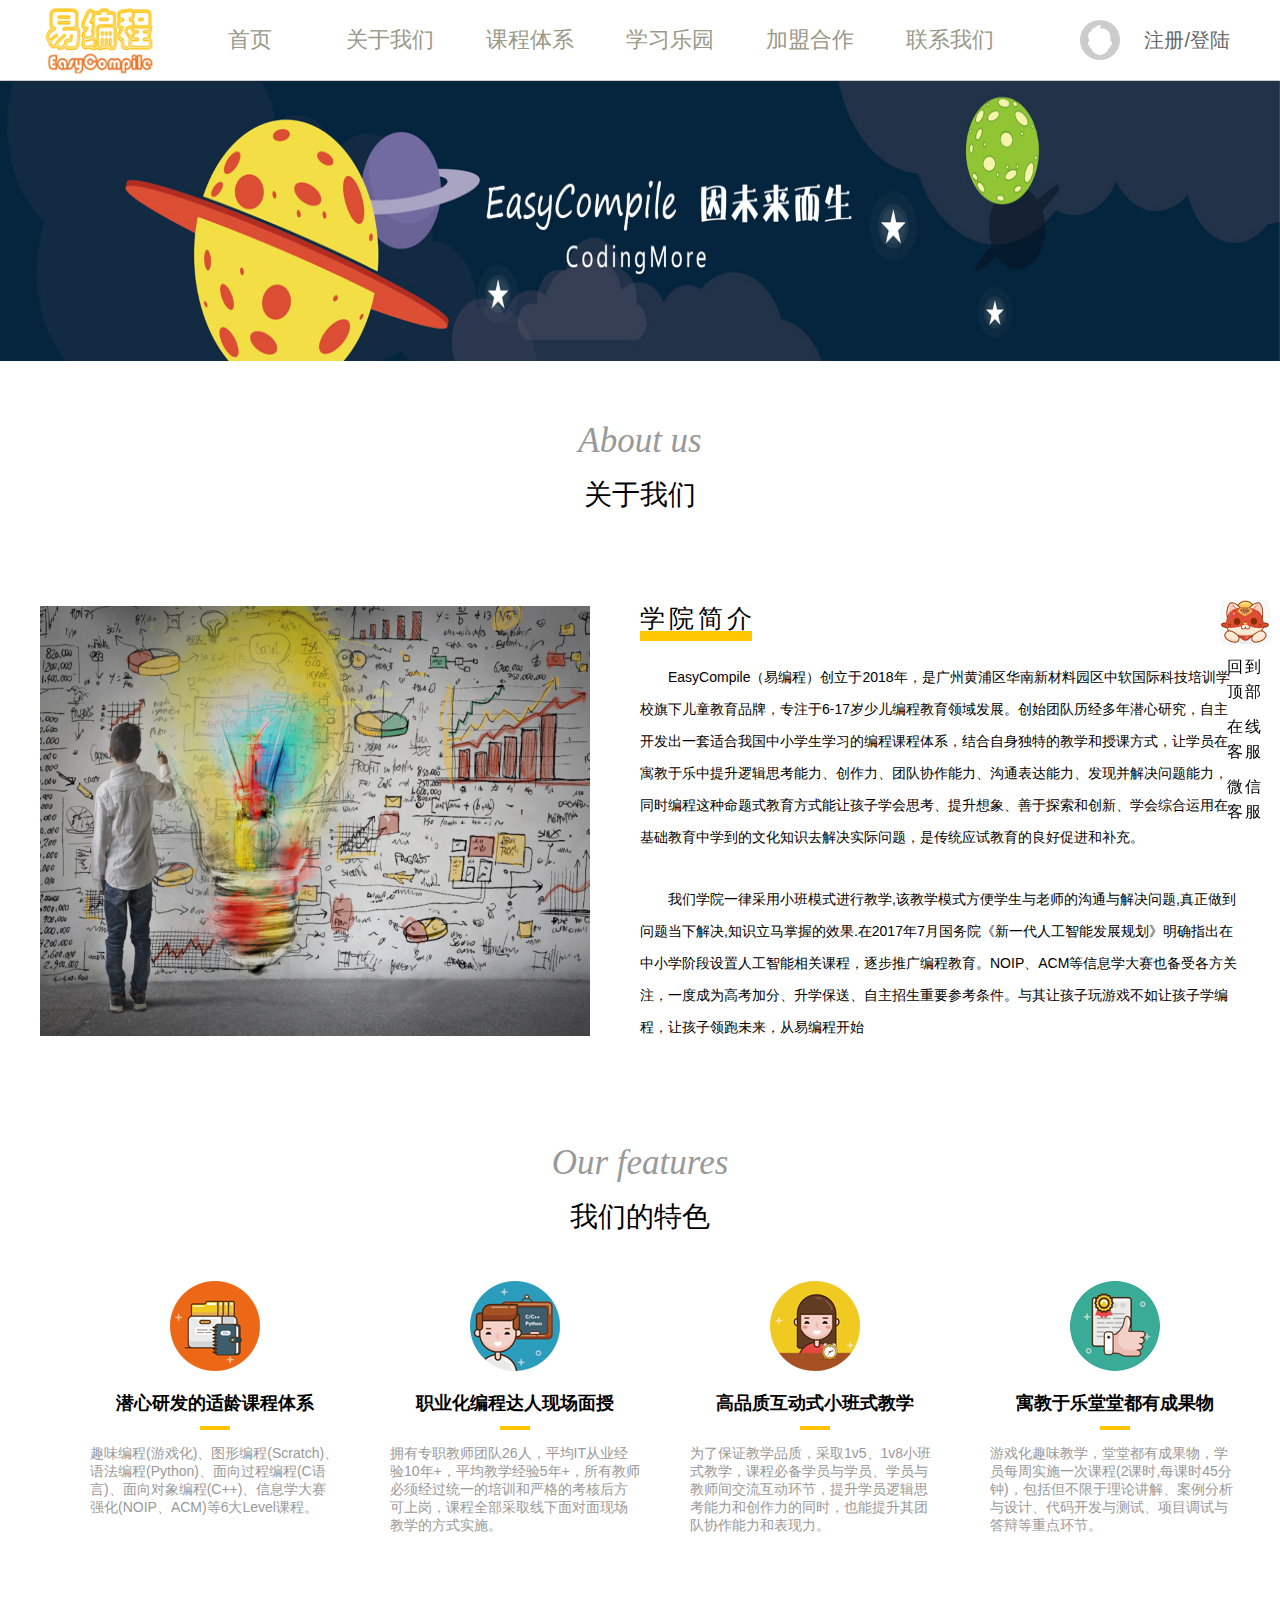
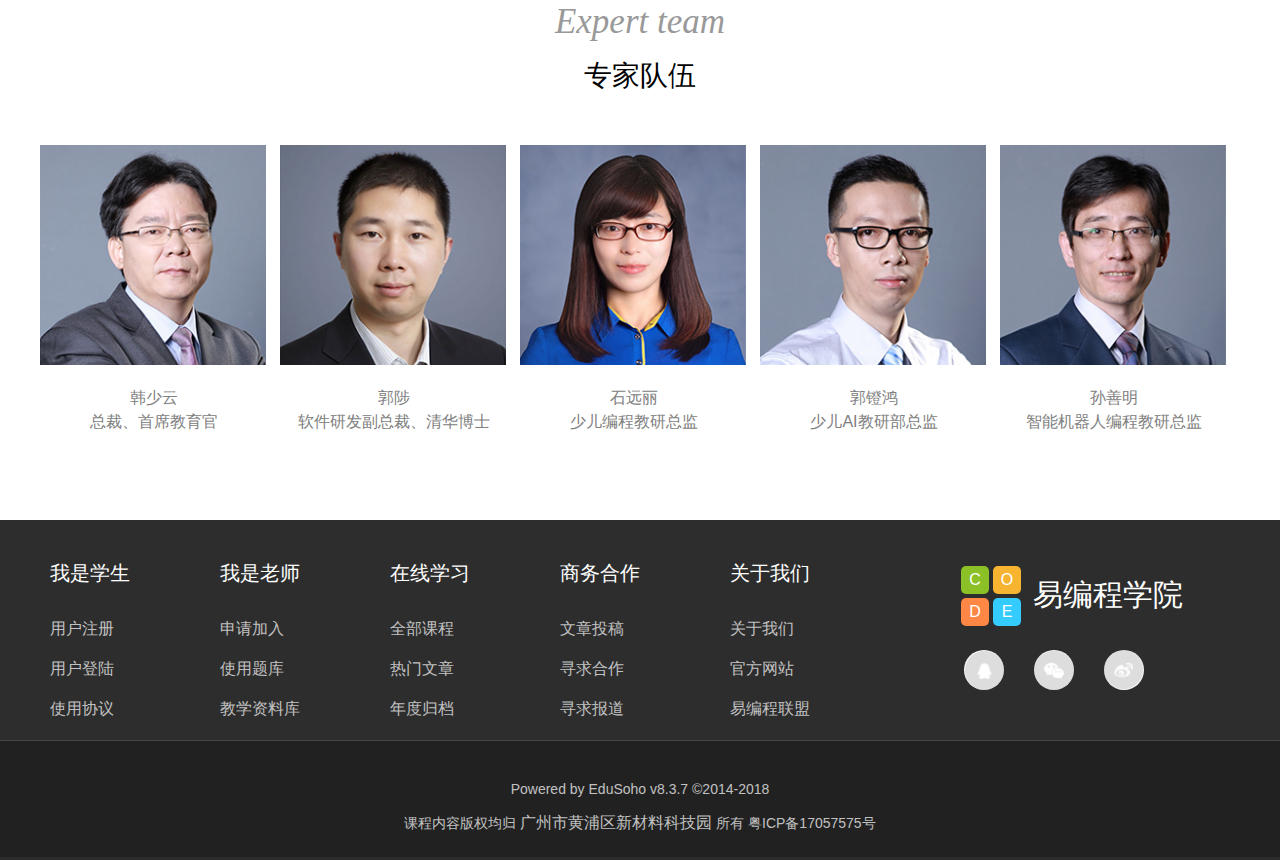
<file: aboutus.html>
<!DOCTYPE html>
<html>

	<head>
		<meta charset="UTF-8">
		<title>易编程(EasyCompile)-关于我们</title>
		<!--提高ie浏览器的性能和渲染速度-->
		<meta http-equiv="X-UA-Compatible" content="IE=edge">
		<!--让移动端适用该页面-->
		<meta name="viewport" content="width=device-width,initial-scale=1,user-scalable=no" />
		<link rel="stylesheet" href="css/base.css" />
		<link rel="stylesheet" href="css/header.css" />
		<link rel="stylesheet" href="css/aboutus.css" />
		<link rel="stylesheet" href="css/footer.css" />
	</head>

	<body>
		<!--侧边栏开始-->
		<div class="silder">
			<span class="img">
				
			</span>
			<span class="goTop">
				回到<br />顶部
			</span>
			<span class="online">
				在线<br />客服
			</span>
			<span class="opin">
				微信<br />客服
			</span>
		</div>
		
		<!--遮罩开始-->
		<div class="mask">
			<div class="mask_con">
				<img 

src="images/contactus/code.jpg"/>
				<span 

class="close">x</span>
			</div>
		</div>
	
		<!--遮罩结束-->
		<!--头部开始-->
		<div class="header">
			<div class="hearder_con content clearfix">
				<a href="index.html" class="logo">
					<img src="images/index/logo.png" />
				</a>
				<div class="header_nav clearfix">
					<ul>
						<li><a href="index.html" target="_blank">首页</a></li>
						<li><a href="aboutus.html" target="_blank">关于我们</a></li>
						<li><a href="system.html" target="_blank">课程体系</a></li>
						<li><a href="news.html" target="_blank">学习乐园</a></li>
						<li><a href="cooperation.html" target="_blank">加盟合作</a></li>
						<li><a href="contactus.html" target="_blank">联系我们</a></li>
					</ul>
				</div>
				<div class="header_login_inf">
					<i class="pic_msg"></i>
					<a href="login.html">注册/登陆</a>
				</div>
			</div>
		</div>
		<!--banner图开始-->
		<div class="banner">
			<img src="images/aboutus/banner.jpg" />
		</div>
		<!--关于我们-->
		<div class="about_us content clearfix">
			<div class="about_us_title">
				<em>About us</em>
				<h3>关于我们</h3>
			</div>
			<div class="img">
				<img src="images/aboutus/about_us_title.jpg" />
			</div>
			<div class="text_company">
				<h1 class="text_company_title">学院简介</h1>
				<div class="text_con">
					<p class="one">EasyCompile（易编程）创立于2018年，是广州黄浦区华南新材料园区中软国际科技培训学校旗下儿童教育品牌，专注于6-17岁少儿编程教育领域发展。创始团队历经多年潜心研究，自主开发出一套适合我国中小学生学习的编程课程体系，结合自身独特的教学和授课方式，让学员在寓教于乐中提升逻辑思考能力、创作力、团队协作能力、沟通表达能力、发现并解决问题能力，同时编程这种命题式教育方式能让孩子学会思考、提升想象、善于探索和创新、学会综合运用在基础教育中学到的文化知识去解决实际问题，是传统应试教育的良好促进和补充。</p>
					<p>我们学院一律采用小班模式进行教学,该教学模式方便学生与老师的沟通与解决问题,真正做到问题当下解决,知识立马掌握的效果.在2017年7月国务院《新一代人工智能发展规划》明确指出在中小学阶段设置人工智能相关课程，逐步推广编程教育。NOIP、ACM等信息学大赛也备受各方关注，一度成为高考加分、升学保送、自主招生重要参考条件。与其让孩子玩游戏不如让孩子学编程，让孩子领跑未来，从易编程开始</p>
				</div>
			</div>
		</div>
		<!--我们的特色-->
		<div class="why_study content clearfix">
			<div class="why_study_title">
				<em>Our features</em>
				<h3>我们的特色</h3>
			</div>
			<ul class="study_advan_con clearfix">
				<li>
					<div>
						<p class="img"><img src="images/aboutus/ab2.png" /></p>
						<span class="advan_box">
						<h3>潜心研发的适龄课程体系</h3>
						<p>趣味编程(游戏化)、图形编程(Scratch)、语法编程(Python)、面向过程编程(C语言)、面向对象编程(C++)、信息学大赛强化(NOIP、ACM)等6大Level课程。</p>
					</span>
					</div>
				</li>
				<li>
					<div>
						<p class="img"><img src="images/aboutus/ab1.png" /></p>
						<span class="advan_box">
						<h3>职业化编程达人现场面授</h3>
						<p>拥有专职教师团队26人，平均IT从业经验10年+，平均教学经验5年+，所有教师必须经过统一的培训和严格的考核后方可上岗，课程全部采取线下面对面现场教学的方式实施。</p>
					</span>
					</div>
				</li>
				<li>
					<div>
						<p class="img"><img src="images/aboutus/ab3.png" /></p>
						<span class="advan_box">
						<h3>高品质互动式小班式教学</h3>
						<p>为了保证教学品质，采取1v5、1v8小班式教学，课程必备学员与学员、学员与教师间交流互动环节，提升学员逻辑思考能力和创作力的同时，也能提升其团队协作能力和表现力。</p>
					</span>
					</div>
				</li>
				<li>
					<div>
						<p class="img"><img src="images/aboutus/ab4.jpg" /></p>
						<span class="advan_box">
						<h3>寓教于乐堂堂都有成果物</h3>
						<p>游戏化趣味教学，堂堂都有成果物，学员每周实施一次课程(2课时,每课时45分钟)，包括但不限于理论讲解、案例分析与设计、代码开发与测试、项目调试与答辩等重点环节。</p>
					</span>
					</div>
				</li>
			</ul>
		</div>
		<!--专家队伍-->
		<div class="expert_team content clearfix">
			<div class="expert_team_title">
				<em>Expert team</em>
				<h3>专家队伍</h3>
			</div>
			<ul class="expert_msg_con clearfix">
				<li>
					<div>
						<p class="img"><img src="images/aboutus/zj1.jpg" /></p>
						<div class="slide">
							<h1>韩少云 <br />
							总裁、首席教育官
							</h1>
							<span>主持完成了中国电信ChinaNet用户管理和计费系统AIOBS的设计和开发。作为达内CEO，直接负责教学团队的招聘、培训、考核及监督，直接领导教学团队完成教学体系的研发、升级及实施，确保整体教学质量的不断提升和创新</span>
					</div>
				</li>
				<li>
					<div>
						<p class="img"><img src="images/aboutus/zj2.jpg" /></p>
						<div class="slide">
							<h1>郭陟 <br />
							软件研发副总裁、清华博士
							</h1>
							<span>清华大学计算机专业博士毕业，任教6年，完成10多项国家课题的系统设计。在互联网与企业信息化领域，有20年研发管理经验。曾面向快消品、制造等行业，研发了电子商务、移动互联网、大数据分析、ERP、信息安全、智能硬件等平台，服务企业用户超十万。</span>
					</div>
					</div>
				</li>
				<li>
					<div>
						<p class="img"><img src="images/aboutus/zj3.jpg" /></p>
						<div class="slide">
							<h1>石远丽 <br />
							少儿编程教研总监
							</h1>
							<span>JAVA企业级应用专家，系统评测专家。曾任文思创新技术有限公司高级项目经理。有多年的Java企业级应用系统开发经验及10余年IT教育经历。经深入研究和实践，提炼创造出适合少儿学编程的教学方法“六学三看一战“，受到学生和家长的一致好评。</span>
					</div>
					</div>
				</li>
				<li>
					<div>
						<p class="img"><img src="images/aboutus/zj4.jpg" /></p>
						<div class="slide">
							<h1>郭镫鸿<br />
							少儿AI教研部总监 
							</h1>
							<span>北京航空航天大学大数据方向软件工程硕士。前联想软件及移动互联教育类产品总监。8年国企项目开发经验，具备多年Java，C++，iOS，Python等技术领域研发和教学经验，并在机器学习、深度学习等人工智能领域均有涉猎。</span>
					</div>
					</div>
				</li>
				<li>
					<div>
						<p class="img"><img src="images/aboutus/zj5.jpg" /></p>
						<div class="slide">
							<h1>孙善明 <br />				
							智能机器人编程教研总监
							</h1>
							<span>具有10年企业级应用开发经验，6年教学管理经验。曾任Medilink-Global公司（伦敦上市）技术总监兼架构师；知金教育咨询公司高级技术经理；弘成科技（纳斯达克上市）高级软件工程师。专注于软件应用开发、人工智能、STEAM创客教育等相关研究。</span>
					</div>
					</div>
				</li>
			</ul>
		</div>
		<!--脚部开始-->
		<div class="footer">
			<div class="footer_con clearfix content">
				<div class="link_item_box">
					<div class="link_item">
						<h3>我是学生</h3>
						<ul>
							<li>
								<a href="register.html">用户注册</a>
							</li>
							<li>
								<a href="login.html">用户登陆</a>
							</li>
							<li>
								<a href="#">使用协议</a>
							</li>
						</ul>
					</div>
					<div class="link_item">
						<h3>我是老师</h3>
						<ul>
							<li>
								<a href="#">申请加入</a>
							</li>
							<li>
								<a href="#">使用题库</a>
							</li>
							<li>
								<a href="#">教学资料库</a>
							</li>
						</ul>
					</div>
					<div class="link_item">
						<h3>在线学习</h3>
						<ul>
							<li>
								<a href="#">全部课程</a>
							</li>
							<li>
								<a href="#">热门文章</a>
							</li>
							<li>
								<a href="#">年度归档</a>
							</li>
						</ul>
					</div>
					<div class="link_item">
						<h3>商务合作</h3>
						<ul>
							<li>
								<a href="#">文章投稿</a>
							</li>
							<li>
								<a href="#">寻求合作</a>
							</li>
							<li>
								<a href="#">寻求报道</a>
							</li>
						</ul>
					</div>
					<div class="link_item">
						<h3>关于我们</h3>
						<ul>
							<li>
								<a href="#">关于我们</a>
							</li>
							<li>
								<a href="#">官方网站</a>
							</li>
							<li>
								<a href="#">易编程联盟</a>
							</li>
						</ul>
					</div>
				</div>
				<div class="footer_logo">
					<div class="footer_logo_code">
						<div class="logo_code_nes">
							<span class="c">C</span>
							<span class="o">O</span>
							<span class="d">D</span>
							<span class="e">E</span>
						</div>
						<a href="index.html">易编程学院</a>
					</div>
					<div class="footer_logo_sns">
						<span><a href="#"><i class="weibo"></i></a></span>
						<span><a href="#"><i class="wechat"></i></a></span>
						<span><a href="#"><i class="qq"></i></a></span>
					</div>
				</div>
			</div>
			<!--版权声明-->
			<div class="copyright">
				<div class="copyright_con content">
					<p class="time">Powered by EduSoho v8.3.7 ©2014-2018 </p>
					<p>课程内容版权均归
						<a href="#">广州市黄浦区新材料科技园</a> 所有 粤ICP备17057575号</p>
				</div>
			</div>
		</div>
	</body>
	<script src="js/jquery-1.12.4.min.js" type="text/javascript" charset="utf-8"></script>
	<script src="js/header.js" type="text/javascript" charset="utf-8"></script>
	<script src="js/aboutus.js" type="text/javascript" charset="utf-8"></script>

</html>
</file>
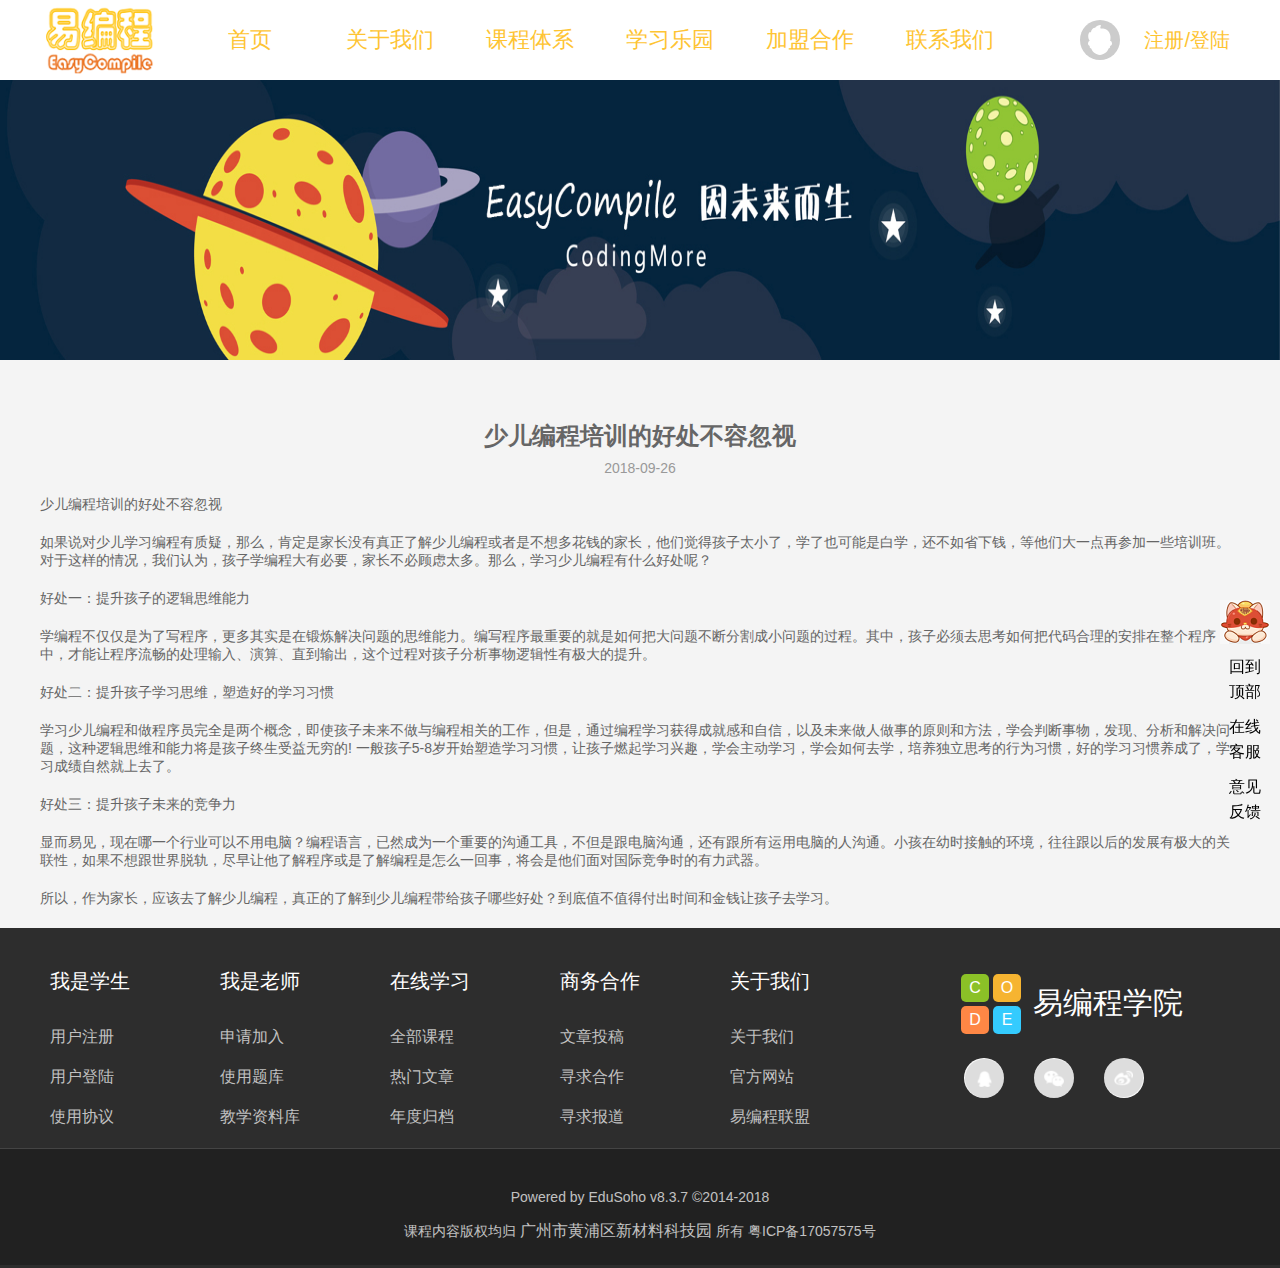
<file: children.html>
<!DOCTYPE html>
<html>
	<head>
		<meta charset="UTF-8">
		<title>children</title>
		<link rel="stylesheet" type="text/css" href="css/base.css"/>
		<link rel="stylesheet" type="text/css" href="css/children.css"/>
	</head>
	<body>
		<!--头部开始-->
		<div class="header">
			<div class="hearder_con content clearfix">
				<a href="index.html" class="logo">
					<img src="images/index/logo.png" />
				</a>
				<div class="header_nav clearfix">
					<ul>
						<li><a href="index.html" target="_blank">首页</a></li>
						<li><a href="aboutus.html" target="_blank">关于我们</a></li>
						<li><a href="system.html" target="_blank">课程体系</a></li>
						<li><a href="news.html" target="_blank">学习乐园</a></li>
						<li><a href="cooperation.html" target="_blank">加盟合作</a></li>
						<li><a href="contactus.html" target="_blank">联系我们</a></li>
					</ul>
				</div>
				<div class="header_login_inf">
					<i class="pic_msg"></i>
					<a href="login.html">注册/登陆</a>
				</div>
			</div>
		</div>
		
		<div class="child_bannar">
			<a href="#"><img src="images/system/img22.jpg"/></a>
		</div>
		<div class="child_con">
			<h4>少儿编程培训的好处不容忽视</h4>
			<p class="time">2018-09-26</p>
			<div class="child_main">
				<p class="child_main_inf">少儿编程培训的好处不容忽视</p>
				<p class="child_main_inf">如果说对少儿学习编程有质疑，那么，肯定是家长没有真正了解少儿编程或者是不想多花钱的家长，他们觉得孩子太小了，学了也可能是白学，还不如省下钱，等他们大一点再参加一些培训班。对于这样的情况，我们认为，孩子学编程大有必要，家长不必顾虑太多。那么，学习少儿编程有什么好处呢？</p>
				<p class="child_main_inf">好处一：提升孩子的逻辑思维能力</p>
				<p class="child_main_inf">学编程不仅仅是为了写程序，更多其实是在锻炼解决问题的思维能力。编写程序最重要的就是如何把大问题不断分割成小问题的过程。其中，孩子必须去思考如何把代码合理的安排在整个程序中，才能让程序流畅的处理输入、演算、直到输出，这个过程对孩子分析事物逻辑性有极大的提升。</p>
				<p class="child_main_inf">好处二：提升孩子学习思维，塑造好的学习习惯</p>
				<p class="child_main_inf">学习少儿编程和做程序员完全是两个概念，即使孩子未来不做与编程相关的工作，但是，通过编程学习获得成就感和自信，以及未来做人做事的原则和方法，学会判断事物，发现、分析和解决问题，这种逻辑思维和能力将是孩子终生受益无穷的!
一般孩子5-8岁开始塑造学习习惯，让孩子燃起学习兴趣，学会主动学习，学会如何去学，培养独立思考的行为习惯，好的学习习惯养成了，学习成绩自然就上去了。</p>
				<p class="child_main_inf">好处三：提升孩子未来的竞争力</p>
				<p class="child_main_inf">显而易见，现在哪一个行业可以不用电脑？编程语言，已然成为一个重要的沟通工具，不但是跟电脑沟通，还有跟所有运用电脑的人沟通。小孩在幼时接触的环境，往往跟以后的发展有极大的关联性，如果不想跟世界脱轨，尽早让他了解程序或是了解编程是怎么一回事，将会是他们面对国际竞争时的有力武器。</p>
				<p class="child_main_inf">所以，作为家长，应该去了解少儿编程，真正的了解到少儿编程带给孩子哪些好处？到底值不值得付出时间和金钱让孩子去学习。</p>				
			</div>
		</div>
		
		<!--侧边栏开始-->
		<div class="silder">
			<span class="img">
				
			</span>
			<span class="goTop">
				回到<br />顶部
			</span>
			<span class="online">
				在线<br />客服
			</span>
			<span class="opin">
				意见<br />反馈
			</span>
		</div>
		<!--脚部开始-->
		<div class="footer">
			<div class="footer_con clearfix content">
				<div class="link_item_box">
					<div class="link_item">
					<h3>我是学生</h3>
					<ul>
						<li><a href="register.html">用户注册</a></li>
						<li><a href="login.html">用户登陆</a></li>
						<li><a href="#">使用协议</a></li>
					</ul>
				</div>
				<div class="link_item">
					<h3>我是老师</h3>
					<ul>
						<li><a href="#">申请加入</a></li>
						<li><a href="#">使用题库</a></li>
						<li><a href="#">教学资料库</a></li>
					</ul>
				</div>
				<div class="link_item">
					<h3>在线学习</h3>
					<ul>
						<li><a href="#">全部课程</a></li>
						<li><a href="#">热门文章</a></li>
						<li><a href="#">年度归档</a></li>
					</ul>
				</div>
				<div class="link_item">
					<h3>商务合作</h3>
					<ul>
						<li><a href="#">文章投稿</a></li>
						<li><a href="#">寻求合作</a></li>
						<li><a href="#">寻求报道</a></li>
					</ul>
				</div>
				<div class="link_item">
					<h3>关于我们</h3>
					<ul>
						<li><a href="#">关于我们</a></li>
						<li><a href="#">官方网站</a></li>
						<li><a href="#">易编程联盟</a></li>
					</ul>
				</div>
				</div>
				<div class="footer_logo">
					<div class="footer_logo_code">
						<div class="logo_code_nes">
							<span class="c">C</span>
							<span class="o">O</span>
							<span class="d">D</span>
							<span class="e">E</span>
						</div>
						<a href="index.html">易编程学院</a>
					</div>
					<div class="footer_logo_sns">
							<span><a href="#"><i class="weibo"></i></a></span>
							<span><a href="#"><i class="wechat"></i></a></span>
							<span><a href="#"><i class="qq"></i></a></span>
					</div>
				</div>
			</div>
			<!--版权声明-->
			<div class="copyright">
				<div class="copyright_con content">
					<p class="time">Powered by EduSoho v8.3.7 ©2014-2018 </p>
					<p>课程内容版权均归 <a href="#">广州市黄浦区新材料科技园</a> 所有 粤ICP备17057575号</p>
				</div>
			</div>
		</div>
	
	
	</body>
	<script src="js/jquery-1.12.4.min.js" type="text/javascript" charset="utf-8"></script>
	<script src="js/children.js" type="text/javascript" charset="utf-8"></script>
</html>
</file>
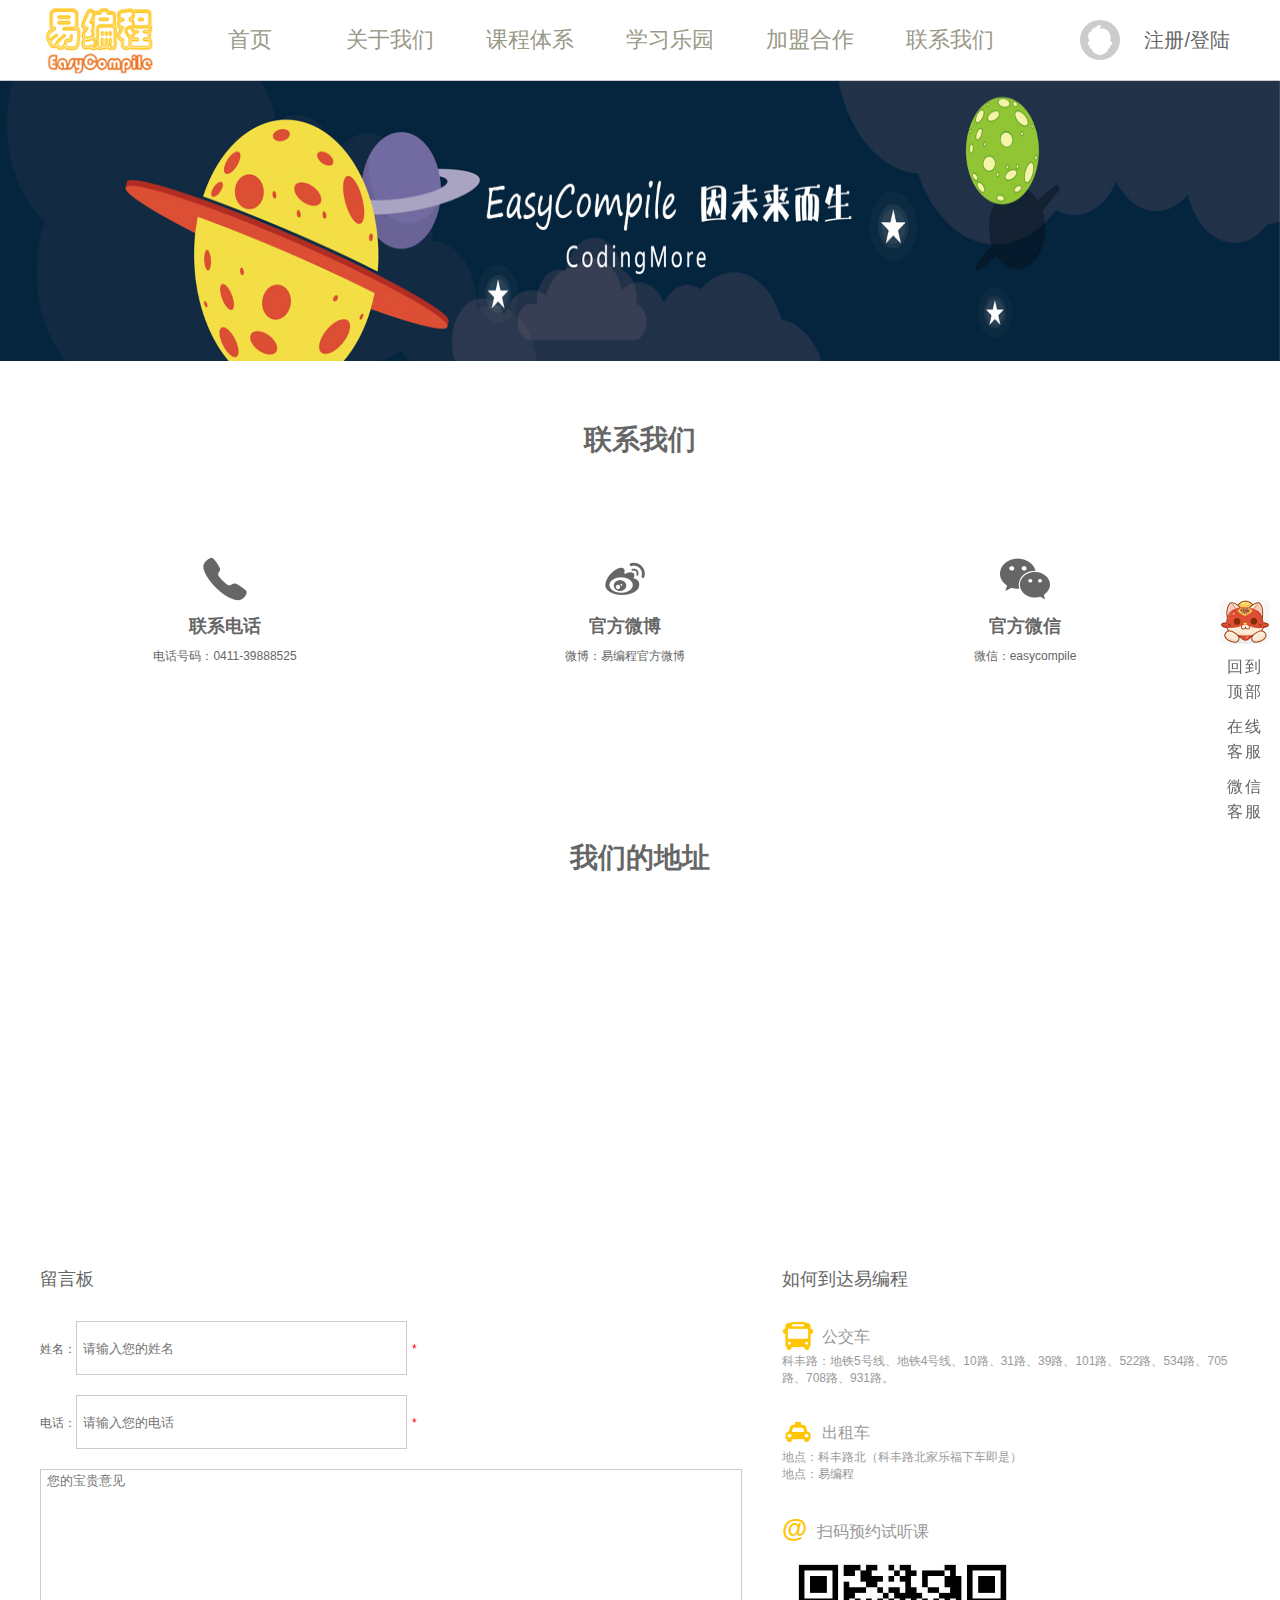
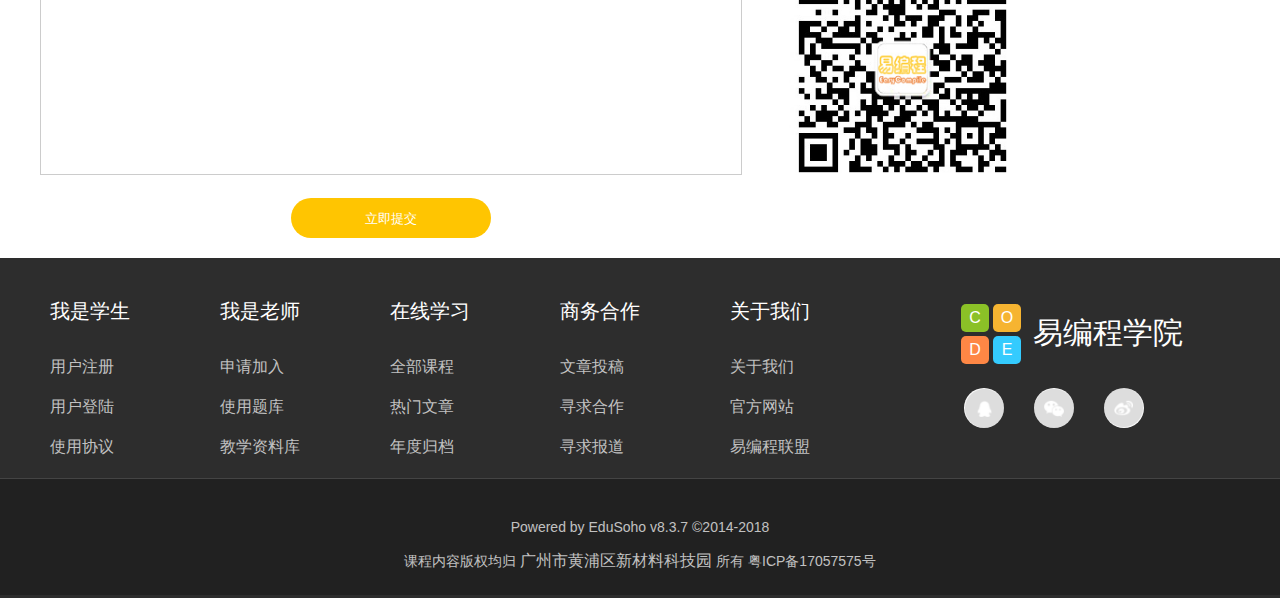
<file: contactus.html>
<!DOCTYPE html>
<html>
	<head>
		<meta charset="UTF-8">
		<!--提高ie浏览器的性能和渲染速度-->
		<meta http-equiv="X-UA-Compatible" content="IE=edge">
		<title>易编程(EasyCompile)-联系我们</title>
		<link rel="stylesheet" type="text/css" href="css/base.css"/>
		<link rel="stylesheet" type="text/css" href="css/header.css"/>
		<link rel="stylesheet" href="css/footer.css" />
		<link rel="stylesheet" type="text/css" href="css/contactus.css"/>
		<script src="js/jquery-1.12.4.min.js" type="text/javascript" charset="utf-8"></script>
		<script src="js/header.js" type="text/javascript" charset="utf-8"></script>
		<script src="js/contactus.js" type="text/javascript" charset="utf-8"></script>
	</head>
	<body>
		<!--遮罩开始-->
		<div class="mask">
			<div class="mask_con">
				<img src="images/index/logo.jpg"/>
				<span class="close">x</span>
			</div>
		</div>
		<!--遮罩结束-->
		<!--侧边栏开始-->
		<div class="silder">
			<span class="img">
				
			</span>
			<span class="goTop">
				回到<br />顶部
			</span>
			<span class="online">
				<a href="customerservice.html">在线<br />客服</a>
			</span>
			<span class="opin">
				微信<br />客服
			</span>
		</div>
		<!--头部开始-->
		<div class="header">
			<div class="hearder_con content clearfix">
				<a href="index.html" class="logo">
					<img src="images/index/logo.png" />
				</a>
				<div class="header_nav clearfix">
					<ul>
						<li><a href="index.html" target="_blank">首页</a></li>
						<li><a href="aboutus.html" target="_blank">关于我们</a></li>
						<li><a href="system.html" target="_blank">课程体系</a></li>
						<li><a href="news.html" target="_blank">学习乐园</a></li>
						<li><a href="cooperation.html" target="_blank">加盟合作</a></li>
						<li><a href="contactus.html" target="_blank">联系我们</a></li>
					</ul>
				</div>
				<div class="header_login_inf">
					<i class="pic_msg"></i>
					<a href="login.html">注册/登陆</a>
				</div>
			</div>
		</div>
		<!--中间内容开始-->
		<div class="contact_banner">
				<a href="#"><img src="images/system/img22.jpg"/></a>
		</div>
		<div class="contact_con clearfix">
			<!--联系方式开始-->
			<div class="contact_type">
				<h3>联系我们</h3>
				<ul class="clearfix">
					<li>
						<div class="type tel">
							<span></span>
							<h4>联系电话</h4>
							<p>电话号码：0411-39888525</p>
						</div>
					</li>
					<li>
						<div class="type weibo">
							<span></span>
							<h4>官方微博</h4>
							<p>微博：易编程官方微博</p>
						</div>
					</li>
					<li>
						<div class="type weixin">
							<span></span>
							<h4>官方微信</h4>
							<p>微信：easycompile</p>
						</div>
					</li>
				</ul>
			</div>
			<!--联系方式结束-->
			<div class="contact_address">
				<h3>我们的地址</h3>
				<div class="map" id="map"></div>
			</div>
			<!--留言板开始-->
			<div class="contact_left">
				<h4>留言板</h4>
				<form action="" method="post" onsubmit="return false">
					<span>姓名：</span><input type="text" name="" id="" value="" placeholder="请输入您的姓名" class="username"/><i class="user_error">*</i><br />
					<span>电话：</span><input type="tel" name="" id="" value="" placeholder="请输入您的电话"/ class="usertel"><i class="tel_error">*</i><br />
					<textarea name="" rows="20" cols="50" placeholder="您的宝贵意见"></textarea><br />
					<input type="submit" id="" value="立即提交" class="contact_sub"/>
				</form>
			</div>
			<!--留言板结束-->
			<!--到达路线开始-->
			<div class="contact_right">
				<h4>如何到达易编程</h4>
				<div class="contact_root bus">
					<span>公交车</span>
					<p>科丰路：地铁5号线、地铁4号线、10路、31路、39路、101路、522路、534路、705路、708路、931路。</p>
				</div>
				<div class="contact_root car">
					<span>出租车</span>
					<p>地点：科丰路北（科丰路北家乐福下车即是）</p>
					<p>地点：易编程 </p>
				</div>
				<div class="contact_root listen">
					<p><b>@</b><span>扫码预约试听课 </span></p>
					<img src="images/index/logo.jpg"/>
					
				</div>
			</div>
			<!--到达路线结束-->
		</div>
		<!--中间内容结束-->
		<!--脚部开始-->
		<div class="footer">
			<div class="footer_con clearfix content">
				<div class="link_item_box">
					<div class="link_item">
					<h3>我是学生</h3>
					<ul>
						<li><a href="register.html">用户注册</a></li>
						<li><a href="login.html">用户登陆</a></li>
						<li><a href="#">使用协议</a></li>
					</ul>
				</div>
				<div class="link_item">
					<h3>我是老师</h3>
					<ul>
						<li><a href="#">申请加入</a></li>
						<li><a href="#">使用题库</a></li>
						<li><a href="#">教学资料库</a></li>
					</ul>
				</div>
				<div class="link_item">
					<h3>在线学习</h3>
					<ul>
						<li><a href="#">全部课程</a></li>
						<li><a href="#">热门文章</a></li>
						<li><a href="#">年度归档</a></li>
					</ul>
				</div>
				<div class="link_item">
					<h3>商务合作</h3>
					<ul>
						<li><a href="#">文章投稿</a></li>
						<li><a href="#">寻求合作</a></li>
						<li><a href="#">寻求报道</a></li>
					</ul>
				</div>
				<div class="link_item">
					<h3>关于我们</h3>
					<ul>
						<li><a href="#">关于我们</a></li>
						<li><a href="#">官方网站</a></li>
						<li><a href="#">易编程联盟</a></li>
					</ul>
				</div>
				</div>
				<div class="footer_logo">
					<div class="footer_logo_code">
						<div class="logo_code_nes">
							<span class="c">C</span>
							<span class="o">O</span>
							<span class="d">D</span>
							<span class="e">E</span>
						</div>
						<a href="index.html">易编程学院</a>
					</div>
					<div class="footer_logo_sns">
							<span><a href="#"><i class="weibo"></i></a></span>
							<span><a href="#"><i class="wechat"></i></a></span>
							<span><a href="#"><i class="qq"></i></a></span>
					</div>
				</div>
			</div>
			<!--版权声明-->
			<div class="copyright">
				<div class="copyright_con content">
					<p class="time">Powered by EduSoho v8.3.7 ©2014-2018 </p>
					<p>课程内容版权均归 <a href="#">广州市黄浦区新材料科技园</a> 所有 粤ICP备17057575号</p>
				</div>
			</div>
		</div>
	</body>
</html>
<script type="text/javascript" src="https://api.map.baidu.com/api?v=2.0&ak=4qXTGvclMqTZXkLsU3twnMA7"></script>
		<script type="text/javascript">
			window.onload=function(){
				var map = new BMap.Map("map"); // 创建Map实例				
				var lon = 113.451632;
           		var lat = 23.149273;
				var pointer=new BMap.Point(lon,lat);//原始坐标
				var convertor = new BMap.Convertor();
		        var pointArr = [];
		        pointArr.push(pointer);
		        convertor.translate(pointArr, 1, 5, function(data){
//		        	console.log(data);
					var pointer=new BMap.Point(data.points[0].lng,data.points[0].lat);
					map.centerAndZoom(pointer,15);
		        });
		        //初始化
		        map.addControl(new BMap.NavigationControl());
		        map.addControl(new BMap.NavigationControl());    
				map.addControl(new BMap.ScaleControl());    
				map.addControl(new BMap.OverviewMapControl());    
				map.addControl(new BMap.MapTypeControl());    
				map.setCurrentCity("广州"); // 仅当设置城市信息时，MapTypeControl的切换功能才能可用   
				var marker = new BMap.Marker(pointer);        // 创建标注  
				map.addOverlay(marker);                     // 将标注添加到地图中 
				var opts = {
					      position : pointer,    // 指定文本标注所在的地理位置
					      offset   : new BMap.Size(10, -30)    //设置文本偏移量
					    }
				var label =new BMap.Label('易编程体验中心',opts);
				//文本样式
				 label.setStyle({
		             fontSize : "12px",
		             height : "20px",
		             lineHeight : "20px",
		             fontFamily:"微软雅黑",
		         });
		         
				map.addOverlay(label);   
			}
		</script>
</file>
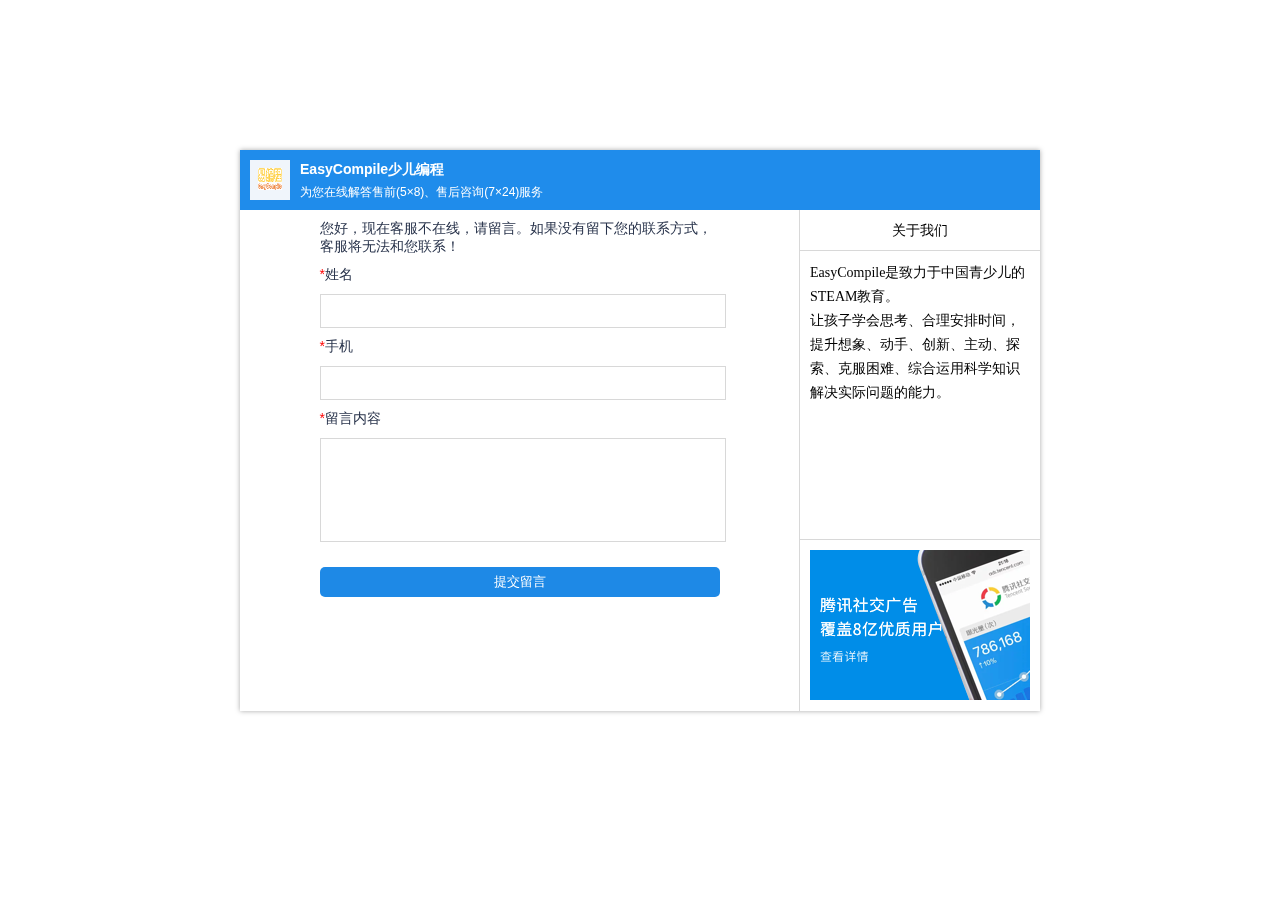
<file: customerservice.html>
<!DOCTYPE html>
<html>
	<head>
		<meta charset="UTF-8">
		<title>EasyCompile少儿编程 - 客服咨询</title>
		<link rel="stylesheet" type="text/css" href="css/base.css"/>
		<link rel="stylesheet" type="text/css" href="css/customerservice.css"/>
		<script src="js/jquery-1.12.4.js" type="text/javascript" charset="utf-8"></script>
		<script src="js/customerservice.js" type="text/javascript" charset="utf-8"></script>
	</head>
	<body>
		<div class="window">
			<div class="header">
				<img src="images/cuustomerservice/logo.png" alt="" />
				<div>
					<h3>EasyCompile少儿编程</h3>
					<p>为您在线解答售前(5×8)、售后咨询(7×24)服务</p>
				</div>				
			</div>
			<div class="content">
				<div class="left_server">
					<div class="server_con">
						<h3>您好，现在客服不在线，请留言。如果没有留下您的联系方式，客服将无法和您联系！</h3>
						<p><span>*</span>姓名<b class="name"></b></p>
						<input type="text" id="name" value="" />
						<p><span>*</span>手机<b class="tel"></b></p>
						<input type="text" id="tel" value="" />
						<p><span>*</span>留言内容<b class="con"></b></p>
						<input type="text" id="con" value="" /><br />
						<input type="button" name="" id="btn" value="提交留言" />
					</div>
				</div>
				<div class="right_adver">
					<div class="right_adver_top">关于我们</div>
					<div class="right_adver_mid">
						<p>EasyCompile是致力于中国青少儿的STEAM教育。</p>
						<p>让孩子学会思考、合理安排时间，提升想象、动手、创新、主动、探索、克服困难、综合运用科学知识解决实际问题的能力。</p>
					</div>
					<div class="right_adver_bottom">	
						<div>
							<ul>
								<li><a href="javascript:;"><img src="images/cuustomerservice/adv1.png"/></a></li>
								<li><a href="javascript:;"><img src="images/cuustomerservice/adv2.png"/></a></li>
								<li><a href="javascript:;"><img src="images/cuustomerservice/adv3.png"/></a></li>
							</ul>	
						</div>						
					</div>
				</div>
			</div>
		</div>

	</body>
</html>
</file>
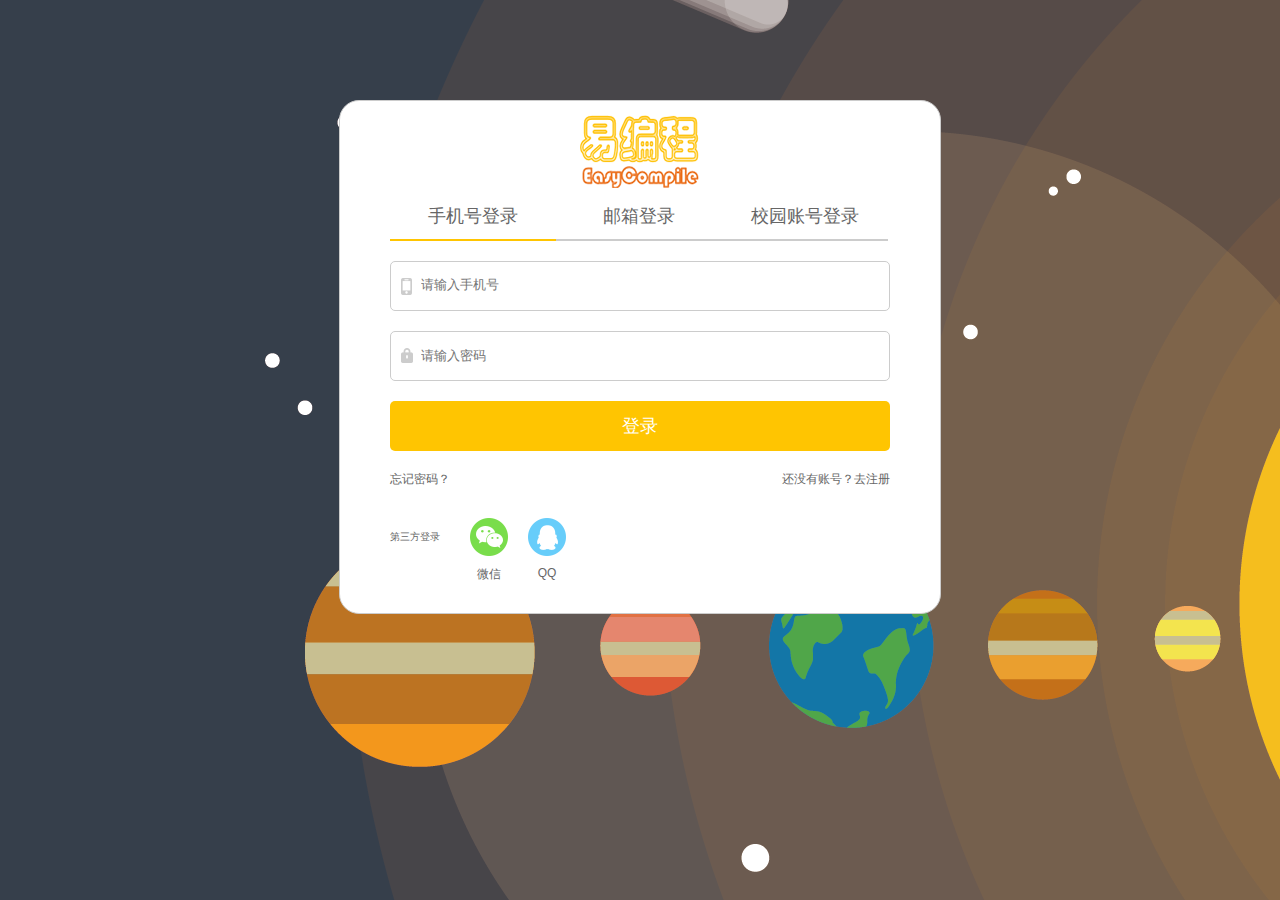
<file: login.html>
<!DOCTYPE html>
<html>
	<head>
		<meta charset="UTF-8">
		<!--提高ie浏览器的性能和渲染速度-->
		<meta http-equiv="X-UA-Compatible" content="IE=edge">
		<title>易编程(EasyCompile)-登录</title>
		<link rel="stylesheet" type="text/css" href="css/base.css"/>
		<link rel="stylesheet" type="text/css" href="css/login.css"/>
		<script src="js/jquery-1.12.4.min.js" type="text/javascript" charset="utf-8"></script>
		<script src="js/login.js" type="text/javascript" charset="utf-8"></script>
	</head>
	<body>
		<div class="login_box">
			<div class="logo">
				<a href="index.html"><img src="images/index/logo.png"/></a>
			</div>
			<ul class="login_title clearfix">
				<li>手机号登录</li>
				<li>邮箱登录</li>
				<li>校园账号登录</li>
			</ul>
			<form action="" method="post" onsubmit="return false">
			<ul class="login_con clearfix">
				<li>
					<!--手机登录开始-->
					<ul class="login_phone" style="display: block;">
						<li class="login_input">
							<span class="icon_phone fl" ></span>
							<input type="tel" name="" id="user_phone" value="" placeholder="请输入手机号" class="fl"/>
						</li>
						<li class="phone_error"></li>
						<li class="login_input">
							<span class="icon_pwd"></span>
							<input type="password" name="" id="pwd1" value="" placeholder="请输入密码"/>
						</li>
						<li class="ph_pwd_error"></li>
					</ul>
					<!--手机登录结束-->
					<!--邮箱登录开始-->
					<ul class="login_email">
						<li class="login_input">
							<span class="icon_user"></span>
							<input type="tel" name="" id="user_email" value="" placeholder="请输入邮箱账号"/>
						</li>
						<li class="email_error"></li>
						<li class="login_input">
							<span class="icon_pwd"></span>
							<input type="password" name="" id="pwd2" value="" placeholder="请输入密码"/>
						</li>
						<li class="email_pwd_error"></li>
					</ul>
					<!--邮箱登录结束-->
					<!--学校账户登录开始-->
					<ul class="login_school">
						<li class="login_input">
							<span class="icon_user"></span>
							<input type="tel" name="" id="user_school" value="" placeholder="请输入老师给的学校账号"/>
						</li>
						<li class="school_error"></li>
						<li class="login_input">
							<span class="icon_pwd"></span class="login_input">
							<input type="password" name="" id="pwd3" value="" placeholder="请输入密码"/>
						</li>
						<li class="school_pwd_error"></li>
					</ul>
					<!--学校账号登录结束-->
				</li>
				<input type="submit" value="登录" class="login_btn"/>
			</ul>
		</form>
		<div class="login_bottom clearfix">
			<p class="forgot_pwd fl"><a href="#">忘记密码？</a></p>
			<p class="go_reg fr"><a href="register.html">还没有账号？去注册</a></p>
		</div>
		<div class="login_other_type clearfix">
			<h5>第三方登录</h5>
			<p><img src="images/login/icon_wechart.png"/><span>微信</span></p>
			<p><img src="images/login/icon_qq.png"/><span>QQ</span></p>
		</div>
		</div>
		
	</body>
</html>
</file>
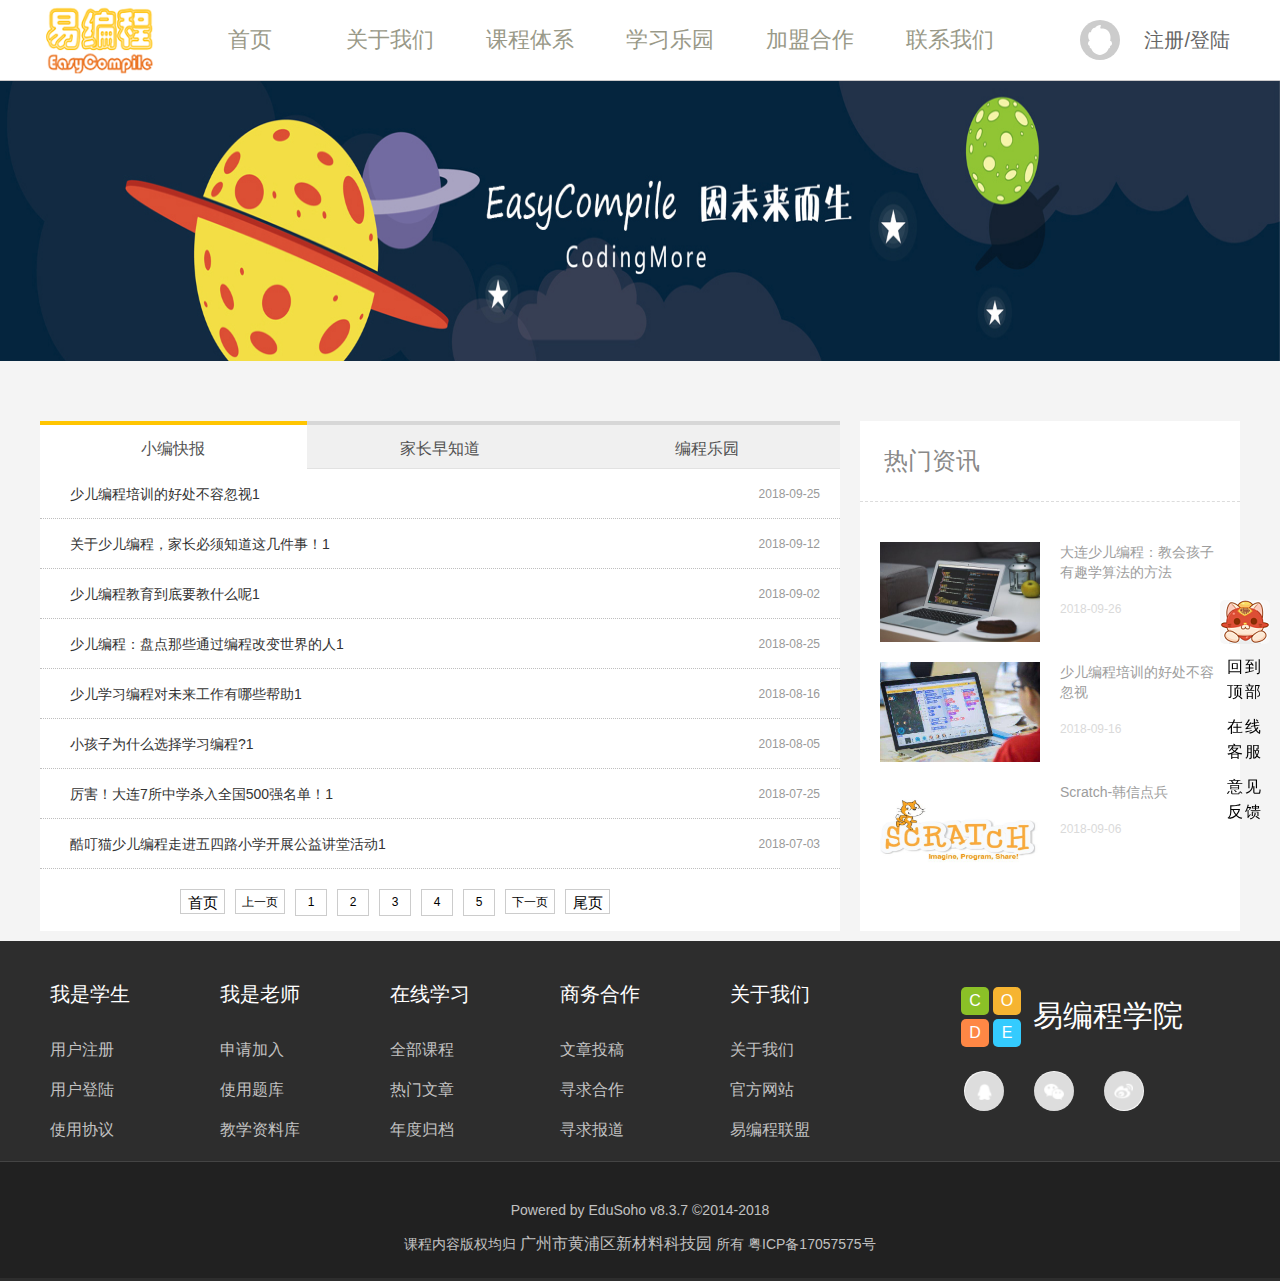
<file: news.html>
<!DOCTYPE html>
<html>
	<head>
		<meta charset="UTF-8">
		<title>易编程(EasyCompile)-学习乐园</title>
		<link rel="stylesheet" type="text/css" href="css/base.css"/>
		<link rel="stylesheet" type="text/css" href="css/news.css"/>
		<link rel="stylesheet" type="text/css" href="css/header.css"/>
		<script src="js/jquery-1.12.4.min.js" type="text/javascript" charset="utf-8"></script>
		<script src="js/news.js" type="text/javascript" charset="utf-8"></script>
	</head>
	<body>
		<!--头部开始-->
		<div class="header">
			<div class="hearder_con content clearfix">
				<a href="index.html" class="logo">
					<img src="images/index/logo.png" />
				</a>
				<div class="header_nav clearfix">
					<ul>
						<li><a href="index.html">首页</a></li>
						<li><a href="#">关于我们</a></li>
						<li><a href="system.html">课程体系</a></li>
						<li><a href="news.html">学习乐园</a></li>
						<li><a href="#">加盟合作</a></li>
						<li><a href="#">联系我们</a></li>
					</ul>
				</div>
				<div class="header_login_inf">
					<i class="pic_msg"></i>
					<a href="login.html">注册/登陆</a>
				</div>
			</div>
		</div>
		
		<div class="news_bannar">
			<a href="#">
				<img src="images/system/img22.jpg"/>
			</a>
		</div>
		<div class="news_con">
			<div class="con_left">
				<ul class="left_title">
					<li class="current selected"><a href="#">小编快报</a></li>
					<li class="current"><a href="#">家长早知道</a></li>
					<li class="current"><a href="#">编程乐园</a></li>
					
				</ul>
				<div class="left_main ">
					<ul class="left_main_current active">
						
					</ul>
					<ul class="left_main_current ">
						
					</ul>
					<ul class="left_main_current ">
						
					</ul>
				</div>
				<div class="news_left_footer">
					<p class="news_btn1 firstpage"><a href="javascript:;">首页</a></p>
					<p class="news_prev"><a href="javascript:;">上一页</a></p>
					<p class="news_next"><a href="javascript:;">下一页</a></p>
					<p class="news_btn1 lastpage"><a href="javascript:;">尾页</a></p>
				</div>
				
				
			</div>
			<div class="con_right">
				<h3>热门资讯</h3>
				<dl>
					<dt><a href="#"><img src="images/system/img1.jpg"/></a></dt>
					<dd>
						<p><a href="#">大连少儿编程：教会孩子有趣学算法的方法</a></p>
						<span>2018-09-26</span>
					</dd>
					<dt><a href="#"><img src="images/system/img2.jpg"/></a></dt>
					<dd>
						<p><a href="#">少儿编程培训的好处不容忽视</a></p>
						<span>2018-09-16</span>
					</dd>
					<dt><a href="#"><img src="images/system/img3.jpg"/></a></dt>
					<dd>
						<p><a href="#">Scratch-韩信点兵</a></p>
						<span>2018-09-06</span>
					</dd>
				</dl>
			</div>
		</div>
		<!--侧边栏开始-->
		<div class="silder">
			<span class="img">
				
			</span>
			<span class="goTop">
				回到<br />顶部
			</span>
			<span class="online">
				在线<br />客服
			</span>
			<span class="opin">
				意见<br />反馈
			</span>
		</div>
		<!--脚部开始-->
		<div class="footer">
			<div class="footer_con clearfix content">
				<div class="link_item_box">
					<div class="link_item">
					<h3>我是学生</h3>
					<ul>
						<li><a href="register.html">用户注册</a></li>
						<li><a href="login.html">用户登陆</a></li>
						<li><a href="#">使用协议</a></li>
					</ul>
				</div>
				<div class="link_item">
					<h3>我是老师</h3>
					<ul>
						<li><a href="#">申请加入</a></li>
						<li><a href="#">使用题库</a></li>
						<li><a href="#">教学资料库</a></li>
					</ul>
				</div>
				<div class="link_item">
					<h3>在线学习</h3>
					<ul>
						<li><a href="#">全部课程</a></li>
						<li><a href="#">热门文章</a></li>
						<li><a href="#">年度归档</a></li>
					</ul>
				</div>
				<div class="link_item">
					<h3>商务合作</h3>
					<ul>
						<li><a href="#">文章投稿</a></li>
						<li><a href="#">寻求合作</a></li>
						<li><a href="#">寻求报道</a></li>
					</ul>
				</div>
				<div class="link_item">
					<h3>关于我们</h3>
					<ul>
						<li><a href="#">关于我们</a></li>
						<li><a href="#">官方网站</a></li>
						<li><a href="#">易编程联盟</a></li>
					</ul>
				</div>
				</div>
				<div class="footer_logo">
					<div class="footer_logo_code">
						<div class="logo_code_nes">
							<span class="c">C</span>
							<span class="o">O</span>
							<span class="d">D</span>
							<span class="e">E</span>
						</div>
						<a href="index.html">易编程学院</a>
					</div>
					<div class="footer_logo_sns">
							<span><a href="#"><i class="weibo"></i></a></span>
							<span><a href="#"><i class="wechat"></i></a></span>
							<span><a href="#"><i class="qq"></i></a></span>
					</div>
				</div>
			</div>
			<!--版权声明-->
			<div class="copyright">
				<div class="copyright_con content">
					<p class="time">Powered by EduSoho v8.3.7 ©2014-2018 </p>
					<p>课程内容版权均归 <a href="#">广州市黄浦区新材料科技园</a> 所有 粤ICP备17057575号</p>
				</div>
			</div>
		</div>
	</body>
</html>
</file>
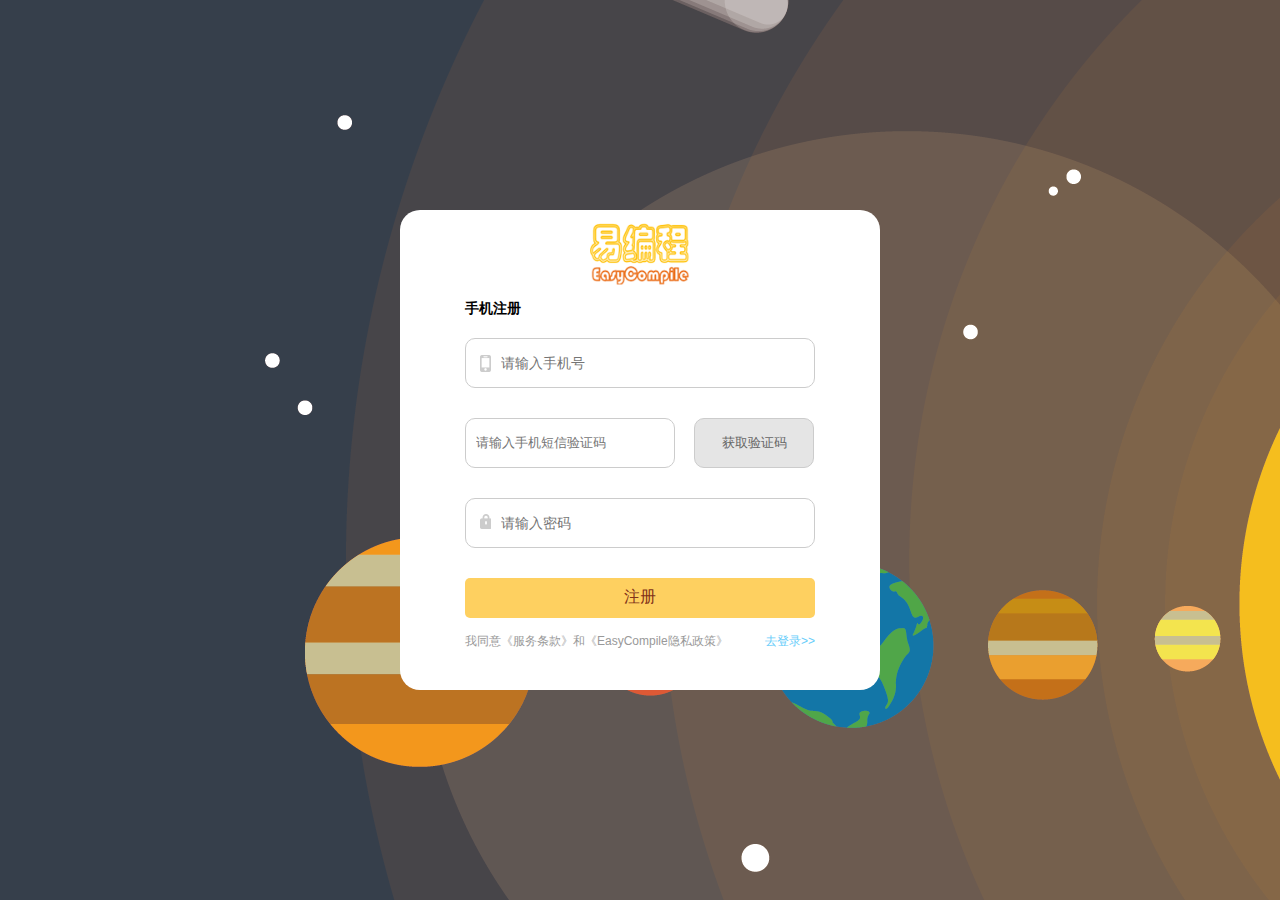
<file: register.html>
<!DOCTYPE html>
<html>
	<head>
		<meta charset="UTF-8">
		<title>易编程(EasyCompile)-后台注册</title>
		<link rel="stylesheet" type="text/css" href="css/base.css"/>
		<link rel="stylesheet" type="text/css" href="css/register.css"/>
		<script src="js/jquery-1.12.4.js" type="text/javascript" charset="utf-8"></script>
		<script src="js/register.js" type="text/javascript" charset="utf-8"></script>
	</head>
	<body>
		<div id="register">
			<div class="logo">
				<img src="images/index/logo.png"/>
			</div>
			<div class="register_info">
				<h3>手机注册</h3>				
				<div class="username">
					<input type="text" name="" id="user" value="" placeholder="请输入手机号"/>
					<span class="user"></span>
					<b></b>
				</div>
				<div class="validate">
					<input type="text" name="" id="code" value="" placeholder="请输入手机短信验证码"/>
					<input type="button" name="" id="databtn" value="获取验证码" />
					<b></b>
				</div>
				<div class="password">
					<input type="password" name="" id="paw" value="" placeholder="请输入密码"/>
					<span class="paw"></span>
					<b></b>
				</div>
				<input type="button" name="btn" id="registerbtn" value="注册" />	
				<p>我同意《服务条款》和《EasyCompile隐私政策》<a href="login.html">去登录>></a></p>
				
			</div>			
		</div>
	</body>
</html>
</file>
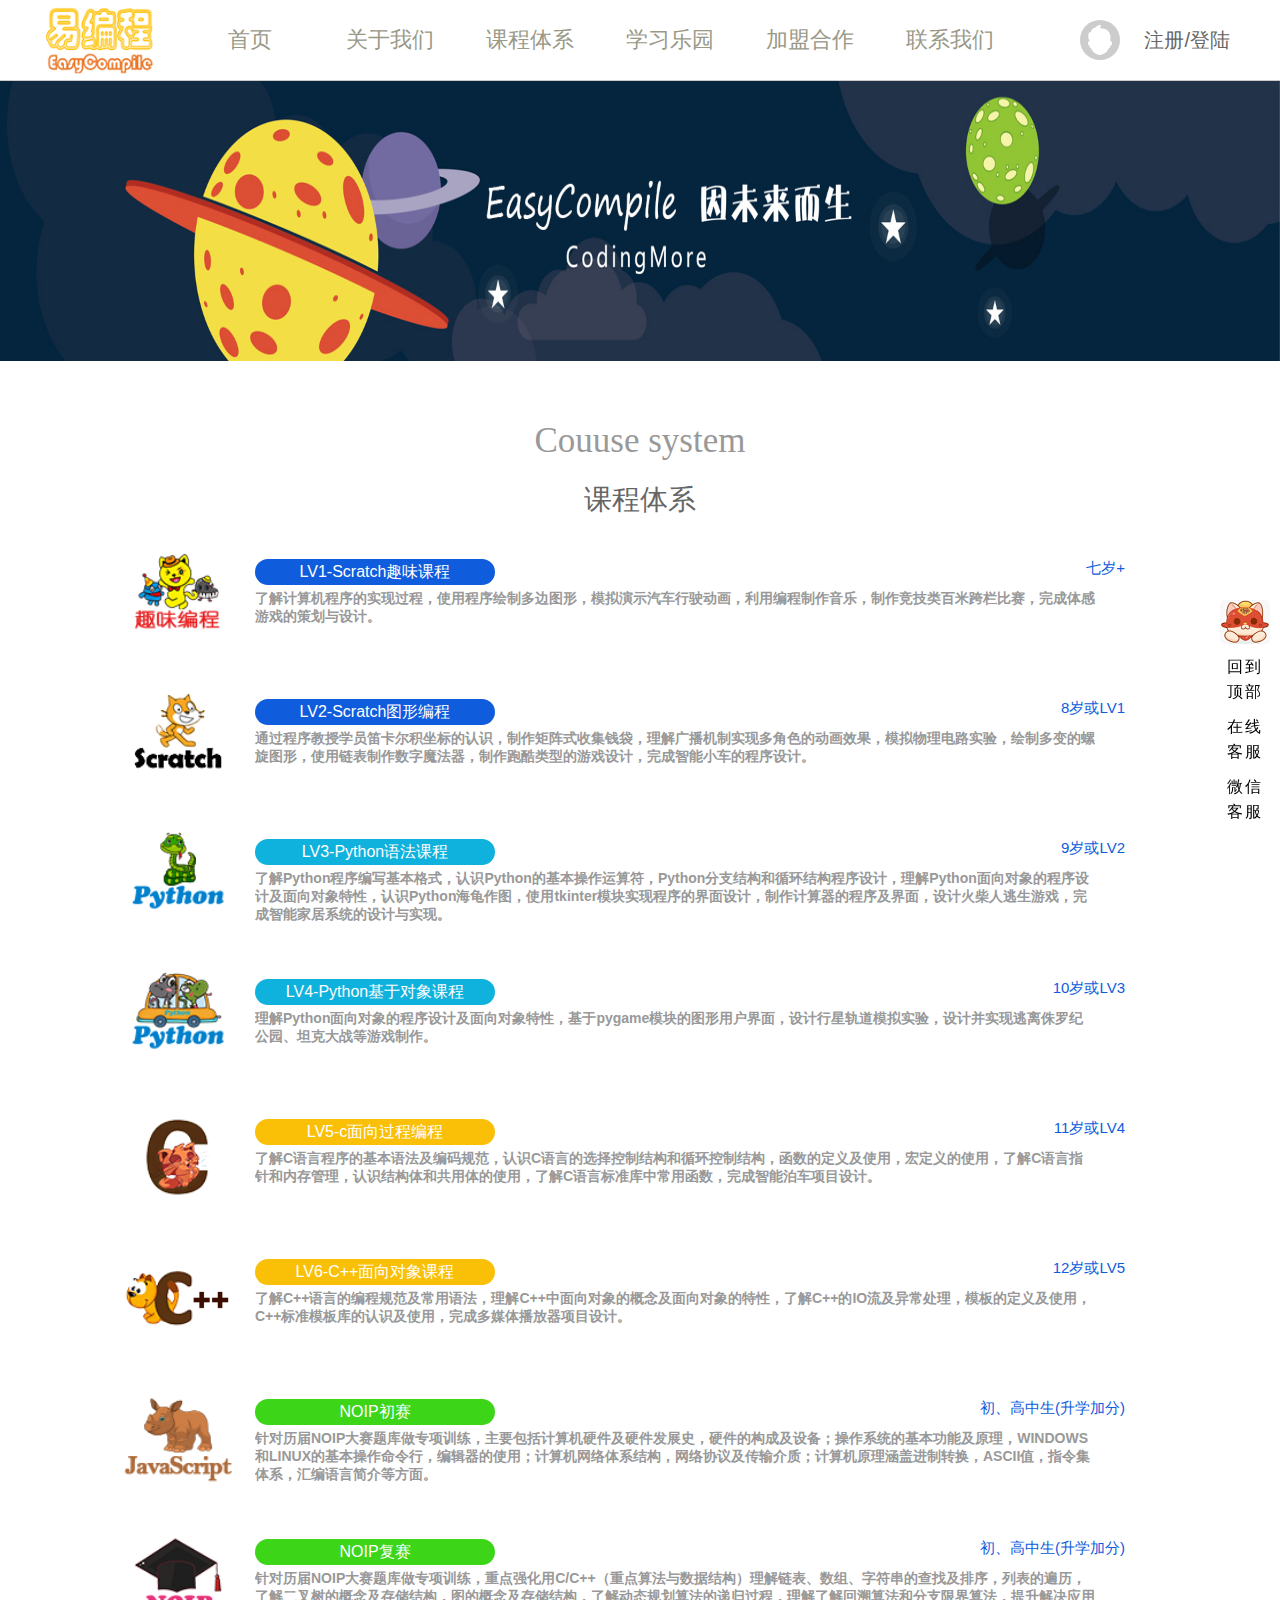
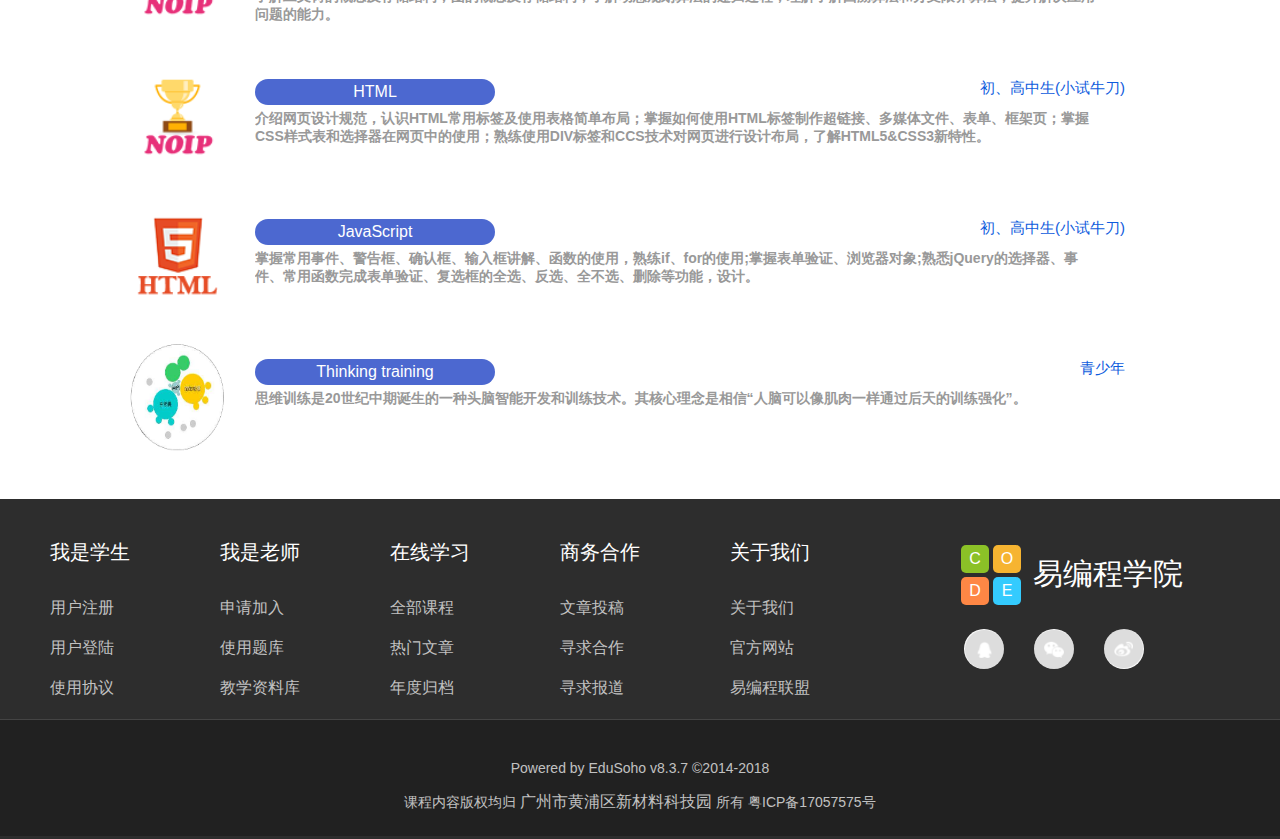
<file: system.html>
<!DOCTYPE html>
<html>
	<head>
		<meta charset="UTF-8">
		<title>易编程(EasyCompile)-课程体系</title>
		<meta name="viewport" content="width=device-width,initial-scale=1,user-scalable=no" />		
		<link rel="stylesheet" type="text/css" href="css/base.css"/>
		<link rel="stylesheet" type="text/css" href="css/system.css"/>
		<link rel="stylesheet" type="text/css" href="css/header.css"/>
		<script src="js/jquery-1.12.4.min.js" type="text/javascript" charset="utf-8"></script>
		<script src="js/system.js" type="text/javascript" charset="utf-8"></script>
		<script src="js/header.js" type="text/javascript" charset="utf-8"></script>
		
	</head>
	<body>
		<!--头部开始-->
		<div class="header">
			<div class="hearder_con content clearfix">
				<a href="index.html" class="logo">
					<img src="images/index/logo.png" />
				</a>
				<div class="header_nav clearfix">
					<ul>
						<li><a href="index.html" target="_blank">首页</a></li>
						<li><a href="aboutus.html" target="_blank">关于我们</a></li>
						<li><a href="system.html" target="_blank">课程体系</a></li>
						<li><a href="news.html" target="_blank">学习乐园</a></li>
						<li><a href="cooperation.html" target="_blank">加盟合作</a></li>
						<li><a href="contactus.html" target="_blank">联系我们</a></li>
					</ul>
				</div>
				<div class="header_login_inf">
					<i class="pic_msg"></i>
					<a href="login.html">注册/登陆</a>
				</div>
			</div>
		</div>
		
		<!--------bannar开始--------------------------->
		<div class="system_bannar">
			<a href="#"><img src="images/system/img22.jpg"/></a>
		</div>
		<!--------bannar结束-------------------------->
		<div class="system_title">
			<p>Couuse system</p>
			<span>课程体系</span>
		</div>
		<div class="system_con_main">
			

			<div class="system_con">
				<dl class="syetem_biancheng">
					<dt><img src="images/system/2.png"/></dt>
					<dd>
						<p class="con_title">
							<span class="con_title_name">LV1-Scratch趣味课程</span>
							<span class="con_title_tips">七岁+</span>
						</p>
						<p class="con_inf">了解计算机程序的实现过程，使用程序绘制多边图形，模拟演示汽车行驶动画，利用编程制作音乐，制作竞技类百米跨栏比赛，完成体感游戏的策划与设计。</p>
					</dd>
				</dl>
			</div>
			<div class="system_con">
				<dl class="syetem_biancheng">
					<dt><img src="images/system/1.png"/></dt>
					<dd>
						<p class="con_title">
							<span class="con_title_name">LV2-Scratch图形编程</span>
							<span class="con_title_tips">8岁或LV1</span>
						</p>
						<p class="con_inf">通过程序教授学员笛卡尔积坐标的认识，制作矩阵式收集钱袋，理解广播机制实现多角色的动画效果，模拟物理电路实验，绘制多变的螺旋图形，使用链表制作数字魔法器，制作跑酷类型的游戏设计，完成智能小车的程序设计。 </p>
					</dd>
				</dl>
			</div>
			<div class="system_con">
				<dl class="syetem_biancheng">
					<dt><img src="images/system/4.png"/></dt>
					<dd>
						<p class="con_title">
							<span class="con_title_name python">LV3-Python语法课程</span>
							<span class="con_title_tips">9岁或LV2</span>
						</p>
						<p class="con_inf">了解Python程序编写基本格式，认识Python的基本操作运算符，Python分支结构和循环结构程序设计，理解Python面向对象的程序设计及面向对象特性，认识Python海龟作图，使用tkinter模块实现程序的界面设计，制作计算器的程序及界面，设计火柴人逃生游戏，完成智能家居系统的设计与实现。</p>
					</dd>
				</dl>
			</div>
			<div class="system_con">
				<dl class="syetem_biancheng">
					<dt><img src="images/system/4no.png"/></dt>
					<dd>
						<p class="con_title">
							<span class="con_title_name python">LV4-Python基于对象课程</span>
							<span class="con_title_tips">10岁或LV3</span>
						</p>
						<p class="con_inf">理解Python面向对象的程序设计及面向对象特性，基于pygame模块的图形用户界面，设计行星轨道模拟实验，设计并实现逃离侏罗纪公园、坦克大战等游戏制作。 </p>
					</dd>
				</dl>
			</div>
			<div class="system_con">
				<dl class="syetem_biancheng">
					<dt><img src="images/system/5.png"/></dt>
					<dd>
						<p class="con_title">
							<span class="con_title_name face">LV5-c面向过程编程</span>
							<span class="con_title_tips">11岁或LV4</span>
						</p>
						<p class="con_inf">了解C语言程序的基本语法及编码规范，认识C语言的选择控制结构和循环控制结构，函数的定义及使用，宏定义的使用，了解C语言指针和内存管理，认识结构体和共用体的使用，了解C语言标准库中常用函数，完成智能泊车项目设计。</p>
					</dd>
				</dl>
			</div>
			<div class="system_con">
				<dl class="syetem_biancheng">
					<dt><img src="images/system/6.png"/></dt>
					<dd>
						<p class="con_title">
							<span class="con_title_name face">LV6-C++面向对象课程</span>
							<span class="con_title_tips">12岁或LV5</span>
						</p>
						<p class="con_inf">了解C++语言的编程规范及常用语法，理解C++中面向对象的概念及面向对象的特性，了解C++的IO流及异常处理，模板的定义及使用，C++标准模板库的认识及使用，完成多媒体播放器项目设计。</p>
					</dd>
				</dl>
			</div>
			<div class="system_con">
				<dl class="syetem_biancheng">
					<dt><img src="images/system/7.png"/></dt>
					<dd>
						<p class="con_title">
							<span class="con_title_name match">NOIP初赛</span>
							<span class="con_title_tips">初、高中生(升学加分)</span>
						</p>
						<p class="con_inf">针对历届NOIP大赛题库做专项训练，主要包括计算机硬件及硬件发展史，硬件的构成及设备；操作系统的基本功能及原理，WINDOWS和LINUX的基本操作命令行，编辑器的使用；计算机网络体系结构，网络协议及传输介质；计算机原理涵盖进制转换，ASCII值，指令集体系，汇编语言简介等方面。</p>
					</dd>
				</dl>
			</div>
			<div class="system_con">
				<dl class="syetem_biancheng">
					<dt><img src="images/system/3.png"/></dt>
					<dd>
						<p class="con_title">
							<span class="con_title_name match">NOIP复赛</span>
							<span class="con_title_tips">初、高中生(升学加分)</span>
						</p>
						<p class="con_inf">针对历届NOIP大赛题库做专项训练，重点强化用C/C++（重点算法与数据结构）理解链表、数组、字符串的查找及排序，列表的遍历，了解二叉树的概念及存储结构，图的概念及存储结构，了解动态规划算法的递归过程，理解了解回溯算法和分支限界算法，提升解决应用问题的能力。</p>
					</dd>
				</dl>
			</div>
			<div class="system_con">
				<dl class="syetem_biancheng">
					<dt><img src="images/system/3no.png"/></dt>
					<dd>
						<p class="con_title">
							<span class="con_title_name html">HTML</span>
							<span class="con_title_tips">初、高中生(小试牛刀)</span>
						</p>
						<p class="con_inf">介绍网页设计规范，认识HTML常用标签及使用表格简单布局；掌握如何使用HTML标签制作超链接、多媒体文件、表单、框架页；掌握CSS样式表和选择器在网页中的使用；熟练使用DIV标签和CCS技术对网页进行设计布局，了解HTML5&CSS3新特性。</p>
					</dd>
				</dl>
			</div>
			<div class="system_con">
				<dl class="syetem_biancheng">
					<dt><img src="images/system/8.png"/></dt>
					<dd>
						<p class="con_title">
							<span class="con_title_name html">JavaScript</span>
							<span class="con_title_tips">初、高中生(小试牛刀)</span>
						</p>
						<p class="con_inf">掌握常用事件、警告框、确认框、输入框讲解、函数的使用，熟练if、for的使用;掌握表单验证、浏览器对象;熟悉jQuery的选择器、事件、常用函数完成表单验证、复选框的全选、反选、全不选、删除等功能，设计。</p>
					</dd>
				</dl>
			</div>
			<div class="system_con">
				<dl class="syetem_biancheng">
					<dt><a href="thinking.html"><img src="images/system/img13.png"/></a></dt>
					<dd>
						<p class="con_title">
							<span class="con_title_name html">Thinking training</span>
							<span class="con_title_tips">青少年</span>
						</p>
						<p class="con_inf">思维训练是20世纪中期诞生的一种头脑智能开发和训练技术。其核心理念是相信“人脑可以像肌肉一样通过后天的训练强化”。</p>
					</dd>
				</dl>
			</div>
		</div>
		
		<!--脚部开始-->
		<div class="footer">
			<div class="footer_con clearfix content">
				<div class="link_item_box">
					<div class="link_item">
					<h3>我是学生</h3>
					<ul>
						<li><a href="register.html">用户注册</a></li>
						<li><a href="login.html">用户登陆</a></li>
						<li><a href="#">使用协议</a></li>
					</ul>
				</div>
				<div class="link_item">
					<h3>我是老师</h3>
					<ul>
						<li><a href="#">申请加入</a></li>
						<li><a href="#">使用题库</a></li>
						<li><a href="#">教学资料库</a></li>
					</ul>
				</div>
				<div class="link_item">
					<h3>在线学习</h3>
					<ul>
						<li><a href="#">全部课程</a></li>
						<li><a href="#">热门文章</a></li>
						<li><a href="#">年度归档</a></li>
					</ul>
				</div>
				<div class="link_item">
					<h3>商务合作</h3>
					<ul>
						<li><a href="#">文章投稿</a></li>
						<li><a href="#">寻求合作</a></li>
						<li><a href="#">寻求报道</a></li>
					</ul>
				</div>
				<div class="link_item">
					<h3>关于我们</h3>
					<ul>
						<li><a href="#">关于我们</a></li>
						<li><a href="#">官方网站</a></li>
						<li><a href="#">易编程联盟</a></li>
					</ul>
				</div>
				</div>
				<div class="footer_logo">
					<div class="footer_logo_code">
						<div class="logo_code_nes">
							<span class="c">C</span>
							<span class="o">O</span>
							<span class="d">D</span>
							<span class="e">E</span>
						</div>
						<a href="index.html">易编程学院</a>
					</div>
					<div class="footer_logo_sns">
							<span><a href="#"><i class="weibo"></i></a></span>
							<span><a href="#"><i class="wechat"></i></a></span>
							<span><a href="#"><i class="qq"></i></a></span>
					</div>
				</div>
			</div>
			<!--版权声明-->
			<div class="copyright">
				<div class="copyright_con content">
					<p class="time">Powered by EduSoho v8.3.7 ©2014-2018 </p>
					<p>课程内容版权均归 <a href="#">广州市黄浦区新材料科技园</a> 所有 粤ICP备17057575号</p>
				</div>
			</div>
		</div>
		
		<!--侧边栏开始-->
		<div class="silder">
			<span class="img">
				
			</span>
			<span class="goTop">
				回到<br />顶部
			</span>
			<span class="online">
				在线<br />客服
			</span>
			<span class="opin">
				微信<br />客服
			</span>
		</div>
		<!--遮罩开始-->
		<div class="mask">
			<div class="mask_con">
				<img 

src="images/contactus/code.jpg"/>
				<span 

class="close">x</span>
			</div>
		</div>
	
		<!--遮罩结束-->
	</body>
</html>
</file>
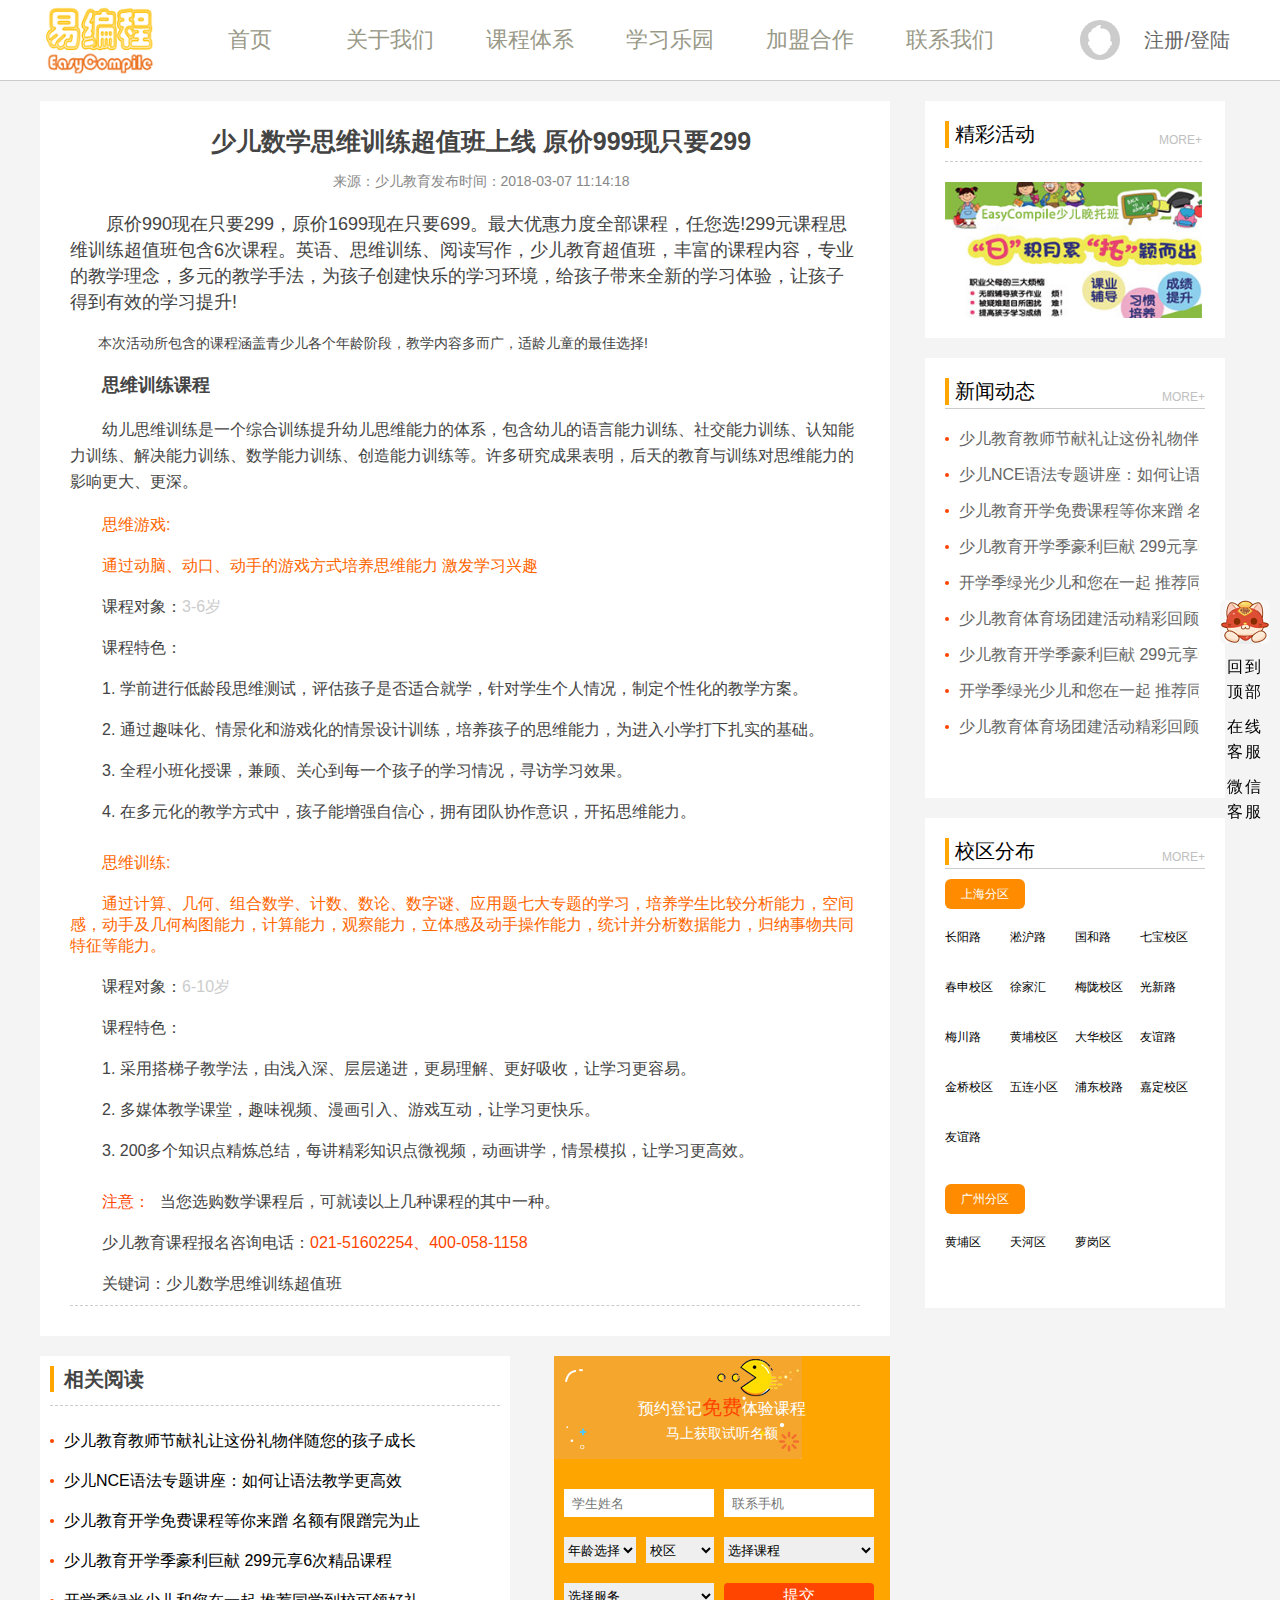
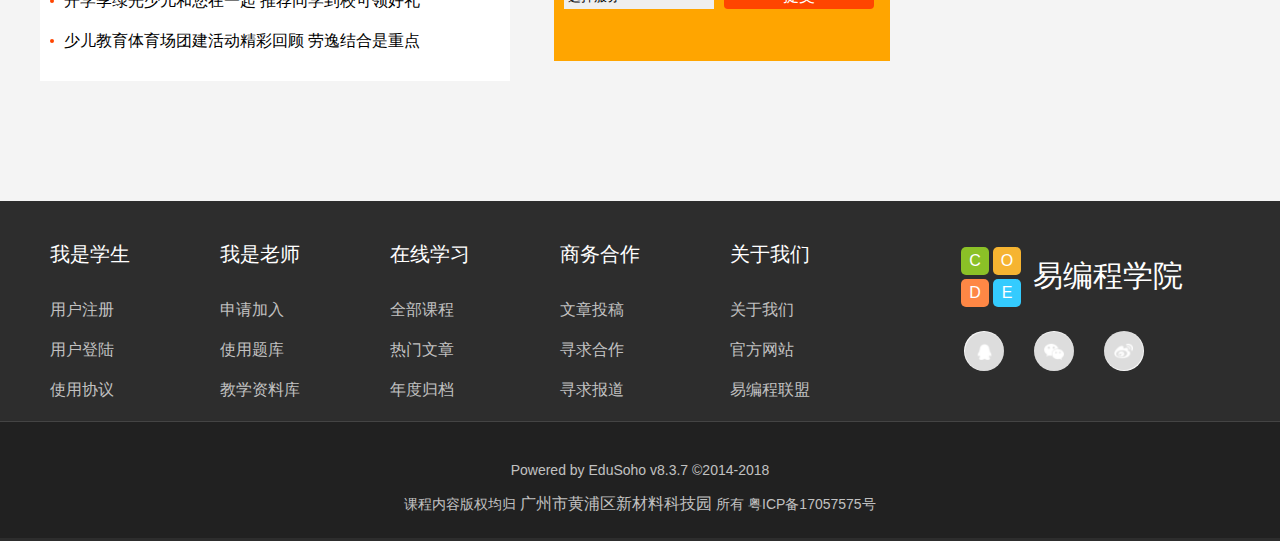
<file: thinking.html>
<!DOCTYPE html>
<html>

	<head>
		<meta charset="UTF-8">
		<title>易编程(EasyCompile)-思维训练</title>
		<link rel="stylesheet" type="text/css" href="css/base.css" />
		<link rel="stylesheet" type="text/css" href="css/thinking.css" />
		<link rel="stylesheet" type="text/css" href="css/header.css"/>
	</head>

	<body>
		<!--头部开始-->
		<div class="header">
			<div class="hearder_con content clearfix">
				<a href="index.html" class="logo">
					<img src="images/index/logo.png" />
				</a>
				<div class="header_nav clearfix">
					<ul>
						<li><a href="index.html" target="_blank">首页</a></li>
						<li><a href="aboutus.html" target="_blank">关于我们</a></li>
						<li><a href="system.html" target="_blank">课程体系</a></li>
						<li><a href="news.html" target="_blank">学习乐园</a></li>
						<li><a href="cooperation.html" target="_blank">加盟合作</a></li>
						<li><a href="contactus.html" target="_blank">联系我们</a></li>
					</ul>
				</div>
				<div class="header_login_inf">
					<i class="pic_msg"></i>
					<a href="login.html">注册/登陆</a>
				</div>
			</div>
		</div>
		<!---con开始------->
		<div class="con">
			<div class="con_left">
				<div class="con_left_online">
					<h1>少儿数学思维训练超值班上线 原价999现只要299</h1>
					<p class="con_left_source">来源：少儿教育发布时间：2018-03-07 11:14:18</p>
					<p class="con_left_introduce">原价990现在只要299，原价1699现在只要699。最大优惠力度全部课程，任您选!299元课程思维训练超值班包含6次课程。英语、思维训练、阅读写作，少儿教育超值班，丰富的课程内容，专业的教学理念，多元的教学手法，为孩子创建快乐的学习环境，给孩子带来全新的学习体验，让孩子得到有效的学习提升!</p>
					<p class="con_left_tips">本次活动所包含的课程涵盖青少儿各个年龄阶段，教学内容多而广，适龄儿童的最佳选择!</p>
					<h2>思维训练课程</h2>
					<div class="con_left_games">
						<span class="con_games_main">幼儿思维训练是一个综合训练提升幼儿思维能力的体系，包含幼儿的语言能力训练、社交能力训练、认知能力训练、解决能力训练、数学能力训练、创造能力训练等。许多研究成果表明，后天的教育与训练对思维能力的影响更大、更深。</span>
						<p class="con_games_title">思维游戏:</p>
						<p class="con_games_title">通过动脑、动口、动手的游戏方式培养思维能力 激发学习兴趣</p>

						<p class="con_games_tips">课程对象：<span>3-6岁</span></p>
						<p class="con_games_tips">课程特色：</p>

						<ul class="con_games_list">
							<li>1. 学前进行低龄段思维测试，评估孩子是否适合就学，针对学生个人情况，制定个性化的教学方案。</li>
							<li>2. 通过趣味化、情景化和游戏化的情景设计训练，培养孩子的思维能力，为进入小学打下扎实的基础。</li>
							<li>3. 全程小班化授课，兼顾、关心到每一个孩子的学习情况，寻访学习效果。</li>
							<li>4. 在多元化的教学方式中，孩子能增强自信心，拥有团队协作意识，开拓思维能力。</li>

						</ul>
					</div>
					<div class="con_left_games">
						<p class="con_games_title">思维训练:</p>
						<p class="con_games_title">通过计算、几何、组合数学、计数、数论、数字谜、应用题七大专题的学习，培养学生比较分析能力，空间感，动手及几何构图能力，计算能力，观察能力，立体感及动手操作能力，统计并分析数据能力，归纳事物共同特征等能力。</p>

						<p class="con_games_tips">课程对象：<span>6-10岁</span></p>
						<p class="con_games_tips">课程特色：</p>
						<ul class="con_games_list">
							<li>1. 采用搭梯子教学法，由浅入深、层层递进，更易理解、更好吸收，让学习更容易。</li>
							<li>2. 多媒体教学课堂，趣味视频、漫画引入、游戏互动，让学习更快乐。</li>
							<li>3. 200多个知识点精炼总结，每讲精彩知识点微视频，动画讲学，情景模拟，让学习更高效。</li>

						</ul>
					</div>
					<p class="con_left_careful"><span>注意：</span>当您选购数学课程后，可就读以上几种课程的其中一种。</p>
					<p class="con_left_phone">少儿教育课程报名咨询电话：<span>021-51602254、400-058-1158</span></p>
					<p class="con_left_crux">关键词：少儿数学思维训练超值班</p>

				</div>
				<div class="con_left_read clearfix">
					<div class="left_reading">
						<h3><span></span>相关阅读</h3>
						<ul>
							<li>
								<span></span>
								<a href="#">少儿教育教师节献礼让这份礼物伴随您的孩子成长</a>
							</li>
							<li>
								<span></span>
								<a href="#">少儿NCE语法专题讲座：如何让语法教学更高效</a>
							</li>
							<li>
								<span></span>
								<a href="#">少儿教育开学免费课程等你来蹭 名额有限蹭完为止</a>
							</li>
							<li>
								<span></span>
								<a href="#">少儿教育开学季豪利巨献 299元享6次精品课程</a>
							</li>
							<li>
								<span></span>
								<a href="#">开学季绿光少儿和您在一起 推荐同学到校可领好礼</a>
							</li>
							<li>
								<span></span>
								<a href="#">少儿教育体育场团建活动精彩回顾 劳逸结合是重点</a>
							</li>

						</ul>
					</div>
					<div class="left_register">
						<div class="left_register_title">
							预约登记<span>免费</span>体验课程
							<p>马上获取试听名额</p>
						</div>
						<form action="" method="post" class="left_register_main">
							<input type="text" name="" id="form_name" value="" placeholder="学生姓名" />
							<input type="text" name="" id="form_phone" value="" placeholder="联系手机" />
							<select name="" class="select_age">
								<option value="">年龄选择</option>
								<option value="">3-6岁</option>
								<option value="">7-12岁</option>
								<option value="">13岁-18岁</option>

							</select>
							<select name="" class="select_school">
								<option value="">校区</option>
								<option value="">虹口西江湾路校区</option>
								<option value="">虹口长阳路校区</option>
								<option value="">闵行七宝校区</option>
								<option value="">徐汇斜土路校区</option>
								<option value="">闵行梅陇校区</option>
								<option value="">普陀光新路校区</option>
								<option value="">闸北共和新路校区</option>
							</select>
							<select name="" class="select_source">
								<option value="">选择课程</option>
								<option value="">外教口语</option>
								<option value="">科普英语课</option>
								<option value="">BigFun英语</option>
								<option value="">青少版新概念</option>
								<option value="">全能新概念</option>
								<option value="">语文拼玩识字</option>
								<option value="">数学幼儿思维游戏</option>
								<option value="">数学思维能力</option>
								<option value="">数学培优班</option>
								<option value="">幼小衔接班</option>
								<option value="">冬夏令营</option>
							</select>
							<select name="" class="select_server">
								<option value="">选择服务</option>
								<option value="">课程试听</option>
								<option value="">课程报名</option>

							</select>

							<p id="seletct_btn">
								<a href="#">提交</a>
							</p>
						</form>

					</div>
				</div>
				<div class="con_left_class">

				</div>
			</div>
			<div class="con_right">
				<div class="con_right_active">
					<h3><span></span>精彩活动</h3>
					<p>MORE+</p>
					<div class="con_active_img">
						<img src="images/system/img35.jpg" />
					</div>
				</div>
				<div class="con_right_news">
					<h3><span></span>新闻动态</h3>
					<p>MORE+</p>
					<ul>
						<li>
							<span></span>
							<a href="#">少儿教育教师节献礼让这份礼物伴随您的孩子成长</a>
						</li>
						<li>
							<span></span>
							<a href="#">少儿NCE语法专题讲座：如何让语法教学更高效</a>
						</li>
						<li>
							<span></span>
							<a href="#">少儿教育开学免费课程等你来蹭 名额有限蹭完为止</a>
						</li>
						<li>
							<span></span>
							<a href="#">少儿教育开学季豪利巨献 299元享6次精品课程</a>
						</li>
						<li>
							<span></span>
							<a href="#">开学季绿光少儿和您在一起 推荐同学到校可领好礼</a>
						</li>
						<li>
							<span></span>
							<a href="#">少儿教育体育场团建活动精彩回顾 劳逸结合是重点</a>
						</li>
						<li>
							<span></span>
							<a href="#">少儿教育开学季豪利巨献 299元享6次精品课程</a>
						</li>
						<li>
							<span></span>
							<a href="#">开学季绿光少儿和您在一起 推荐同学到校可领好礼</a>
						</li>
						<li>
							<span></span>
							<a href="#">少儿教育体育场团建活动精彩回顾 劳逸结合是重点</a>
						</li>
					</ul>
				</div>
			
				<div class="con_right_shool">
					<h3><span></span>校区分布</h3>
					<p>MORE+</p>
					<div class="con_school_fenqu">
						<p>上海分区</p>
						<ul>
							<li><a href="#">长阳路</a></li>
							<li><a href="#">淞沪路</a></li>
							<li><a href="#">国和路</a></li>
							<li class="last"><a href="#">七宝校区</a></li>
							<li><a href="#">春申校区</a></li>
							<li><a href="#">徐家汇</a></li>
							<li><a href="#">梅陇校区</a></li>
							<li class="last"><a href="#">光新路</a></li>
							<li><a href="#">梅川路</a></li>
							<li><a href="#">黄埔校区</a></li>
							<li><a href="#">大华校区</a></li>
							<li class="last"><a href="#">友谊路</a></li>
							<li><a href="#">金桥校区</a></li>
							<li><a href="#">五连小区</a></li>
							<li><a href="#">浦东校路</a></li>
							<li class="last"><a href="#">嘉定校区</a></li>
							<li><a href="#">友谊路</a></li>
						</ul>
						
						<p class="clearfix">广州分区</p>
						<ul class="clearfix">
							<li><a href="#">黄埔区</a></li>
							<li><a href="#">天河区</a></li>
							<li><a href="#">萝岗区</a></li>
						</ul>
						
					</div>
				</div>
			</div>
		</div>
		<!--侧边栏开始-->
		<div class="silder">
			<span class="img">
				
			</span>
			<span class="goTop">
				回到<br />顶部
			</span>
			<span class="online">
				<a href="customerservice.html">在线<br />客服</a>
			</span>
			<span class="opin">
				微信<br />客服
			</span>
		</div>
		<!--遮罩开始-->
		<div class="mask">
			<div class="mask_con">
				<img 

src="images/contactus/code.jpg"/>
				<span 

class="close">x</span>
			</div>
		</div>
	
		<!--遮罩结束-->
		<!--脚部开始-->
		<div class="footer clearfix">
			<div class="footer_con clearfix content">
				<div class="link_item_box">
					<div class="link_item">
						<h3>我是学生</h3>
						<ul>
							<li>
								<a href="register.html">用户注册</a>
							</li>
							<li>
								<a href="login.html">用户登陆</a>
							</li>
							<li>
								<a href="#">使用协议</a>
							</li>
						</ul>
					</div>
					<div class="link_item">
						<h3>我是老师</h3>
						<ul>
							<li>
								<a href="#">申请加入</a>
							</li>
							<li>
								<a href="#">使用题库</a>
							</li>
							<li>
								<a href="#">教学资料库</a>
							</li>
						</ul>
					</div>
					<div class="link_item">
						<h3>在线学习</h3>
						<ul>
							<li>
								<a href="#">全部课程</a>
							</li>
							<li>
								<a href="#">热门文章</a>
							</li>
							<li>
								<a href="#">年度归档</a>
							</li>
						</ul>
					</div>
					<div class="link_item">
						<h3>商务合作</h3>
						<ul>
							<li>
								<a href="#">文章投稿</a>
							</li>
							<li>
								<a href="#">寻求合作</a>
							</li>
							<li>
								<a href="#">寻求报道</a>
							</li>
						</ul>
					</div>
					<div class="link_item">
						<h3>关于我们</h3>
						<ul>
							<li>
								<a href="#">关于我们</a>
							</li>
							<li>
								<a href="#">官方网站</a>
							</li>
							<li>
								<a href="#">易编程联盟</a>
							</li>
						</ul>
					</div>
				</div>
				<div class="footer_logo">
					<div class="footer_logo_code">
						<div class="logo_code_nes">
							<span class="c">C</span>
							<span class="o">O</span>
							<span class="d">D</span>
							<span class="e">E</span>
						</div>
						<a href="index.html">易编程学院</a>
					</div>
					<div class="footer_logo_sns">
						<span><a href="#"><i class="weibo"></i></a></span>
						<span><a href="#"><i class="wechat"></i></a></span>
						<span><a href="#"><i class="qq"></i></a></span>
					</div>
				</div>
			</div>
			<!--版权声明-->
			<div class="copyright clearfix">
				<div class="copyright_con content">
					<p class="time">Powered by EduSoho v8.3.7 ©2014-2018 </p>
					<p>课程内容版权均归
						<a href="#">广州市黄浦区新材料科技园</a> 所有 粤ICP备17057575号</p>
				</div>
			</div>
		</div>
	</body>
	<script src="js/jquery-1.12.4.min.js" type="text/javascript" charset="utf-8"></script>
	<script src="js/thinking.js" type="text/javascript" charset="utf-8"></script>
	<script src="js/header.js" type="text/javascript" charset="utf-8"></script>
</html>
</file>
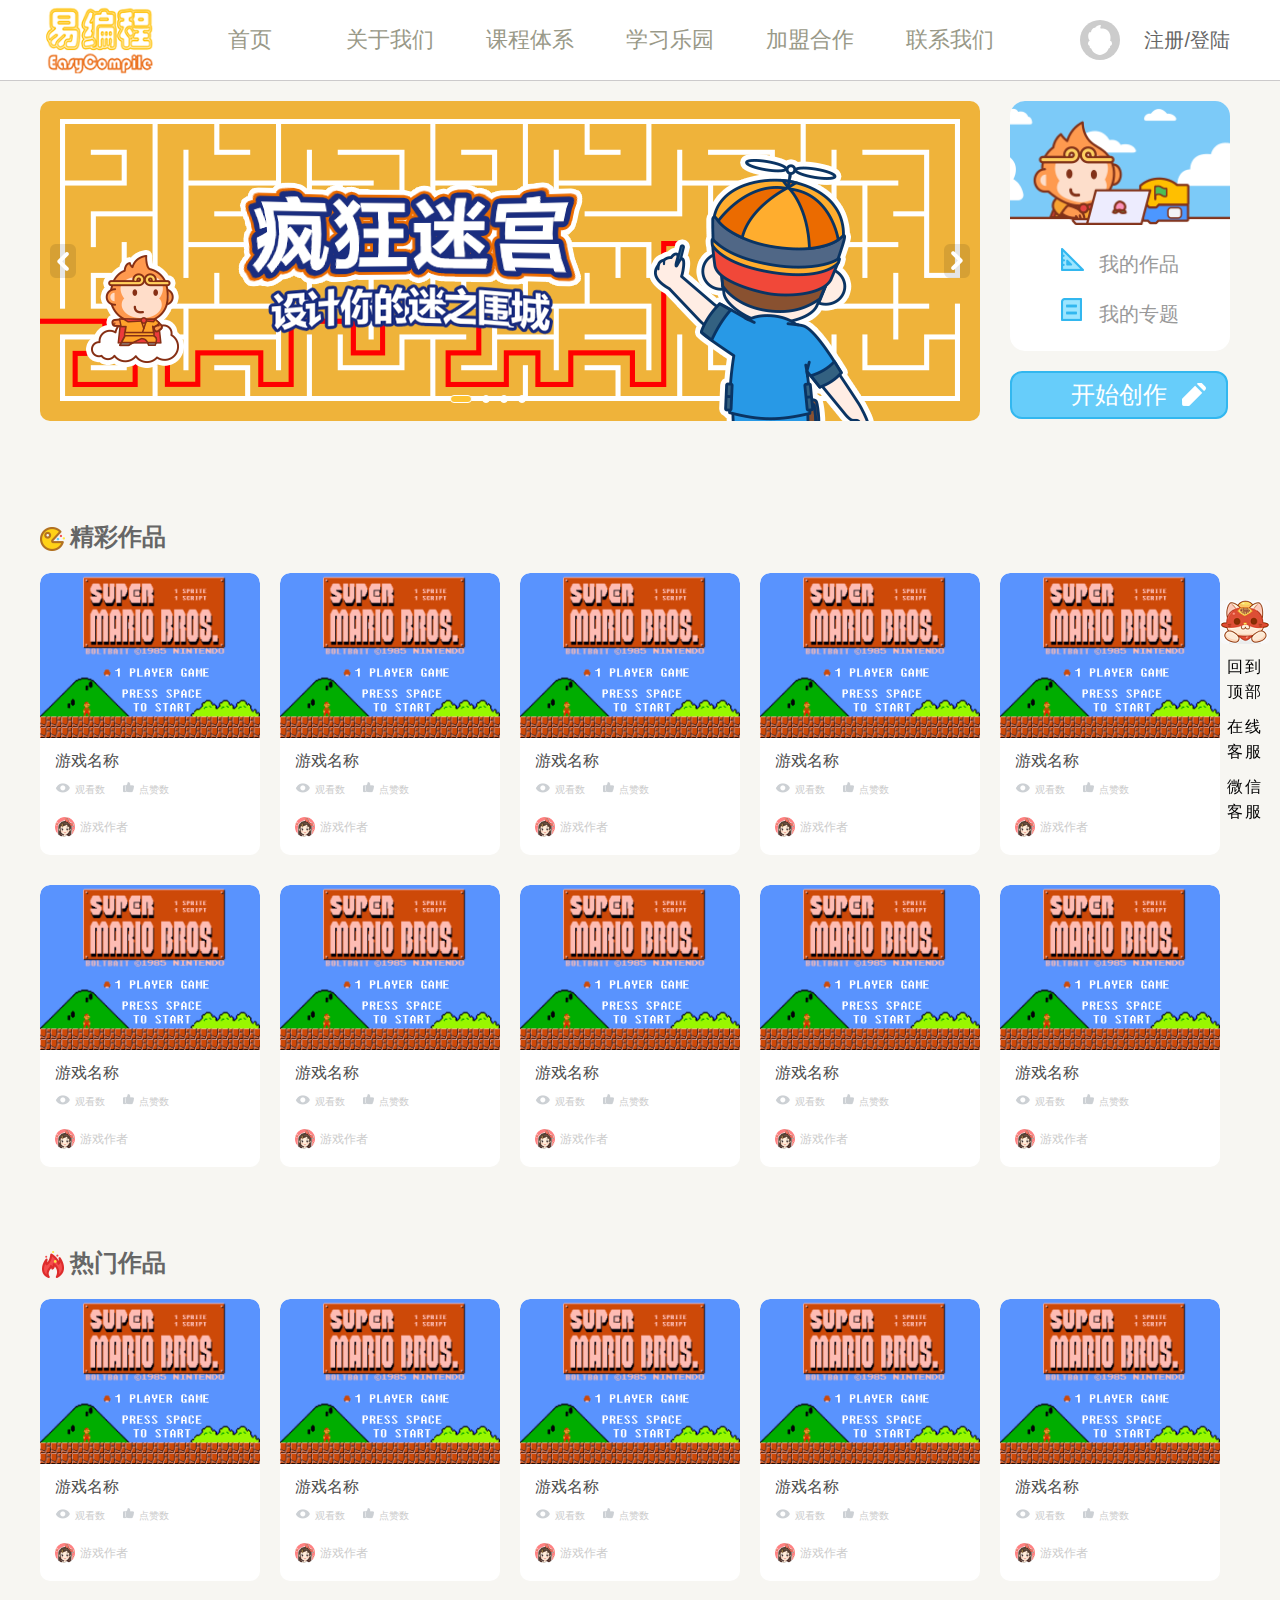
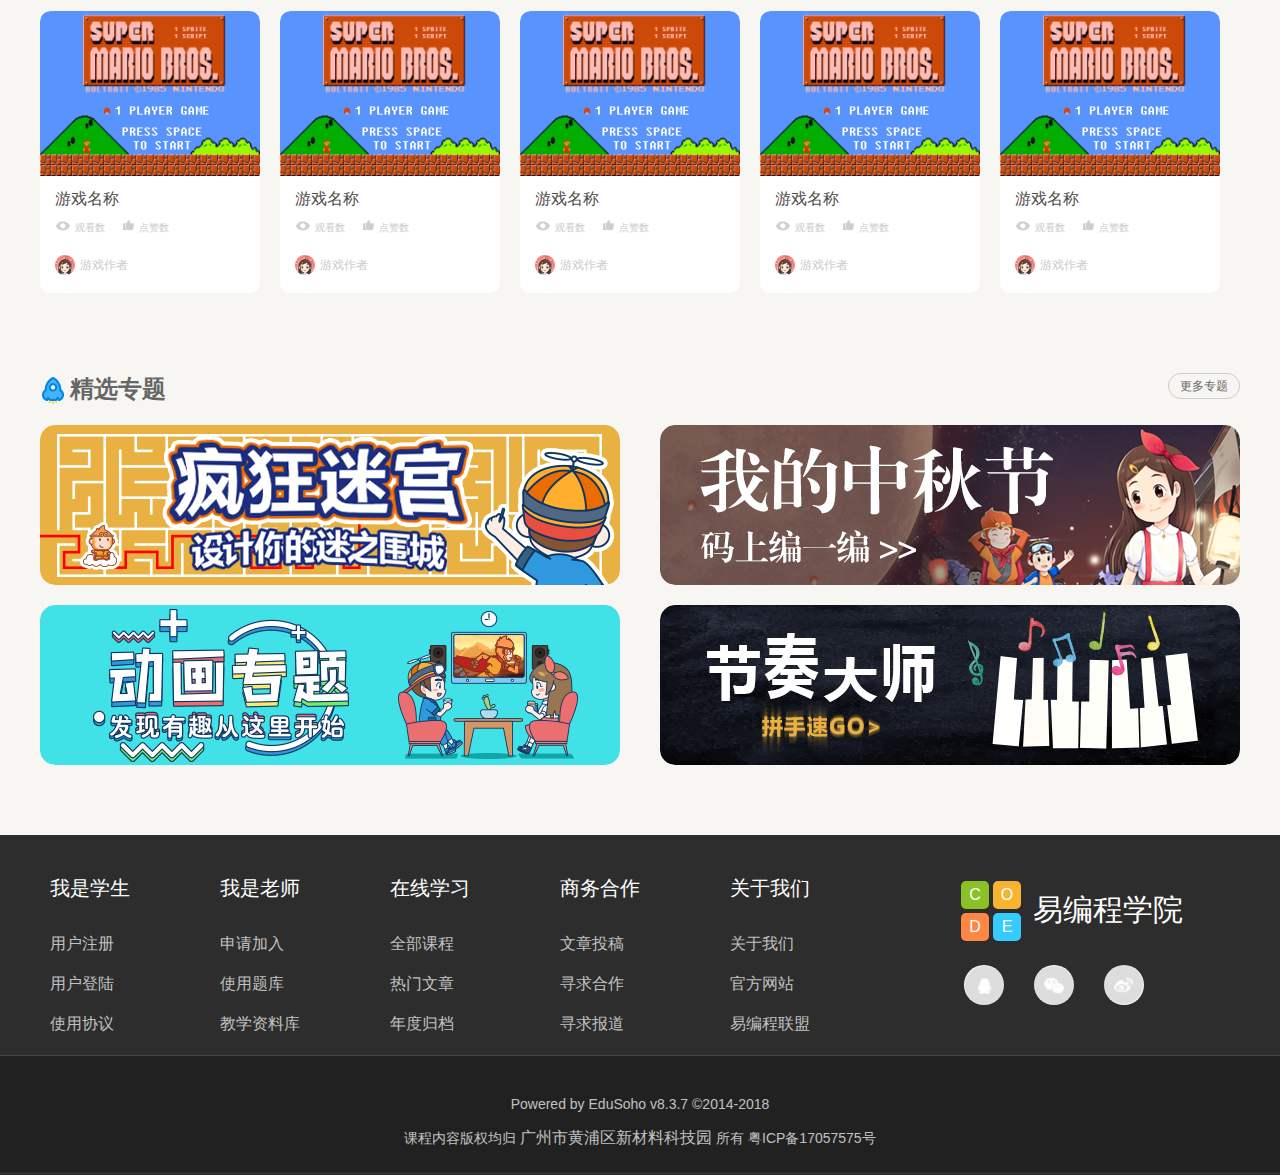
<file: works.html>
<!DOCTYPE html>
<html>
	<head>
		<meta charset="UTF-8">
		<title>易编程(EasyCompile)-优秀作品</title>
		<!--提高ie浏览器的性能和渲染速度-->
		<meta http-equiv="X-UA-Compatible" content="IE=edge">
		<!--让移动端适用该页面-->
		<meta name="viewport" content="width=device-width,initial-scale=1,user-scalable=no" />
		<link rel="stylesheet" href="css/base.css" />
		<link rel="stylesheet" type="text/css" href="css/header.css"/>
		<link rel="stylesheet" href="css/index.css" />
		<link rel="stylesheet" href="css/footer.css" />
		<link rel="stylesheet" type="text/css" href="css/works.css"/>
		<script src="js/jquery-1.12.4.js" type="text/javascript" charset="utf-8"></script>
		<script src="js/works.js" type="text/javascript" charset="utf-8"></script>
	</head>
	
	<body style="background:rgb(247,246,242)">
		<!--侧边栏开始-->
		<div class="silder">
			<span class="img">
				
			</span>
			<span class="goTop">
				回到<br />顶部
			</span>
			<span class="online">
				在线<br />客服
			</span>
			<span class="opin">
				微信<br />客服
			</span>
		</div>
		<!--遮罩开始-->
		<div class="mask">
			<div class="mask_con">
				<img 

src="images/contactus/code.jpg"/>
				<span 

class="close">x</span>
			</div>
		</div>
	
		<!--遮罩结束-->
		<!--头部开始-->
		<div class="header" style="z-index: 99;">
			<div class="hearder_con content clearfix">
				<a href="index.html" class="logo">
					<img src="images/index/logo.png" />
				</a>
				<div class="header_nav clearfix">
					<ul>
						<li><a href="index.html" target="_blank">首页</a></li>
						<li><a href="aboutus.html" target="_blank">关于我们</a></li>
						<li><a href="system.html" target="_blank">课程体系</a></li>
						<li><a href="news.html" target="_blank">学习乐园</a></li>
						<li><a href="cooperation.html" target="_blank">加盟合作</a></li>
						<li><a href="contactus.html" target="_blank">联系我们</a></li>
					</ul>
					
				</div>
				<div class="header_login_inf">
					<i class="pic_msg"></i>
					<a href="login.html">注册/登陆</a>
				</div>
			</div>
		</div>		
		<!--轮播图及我的作品部分-->
		<div id="banner">
			<div class="left">
				<ul>
					<li><a href="javascript:；"><img src="images/works/banner1.png"/></a></li>
					<li><a href="javascript:；"><img src="images/works/banner2.png"/></a></li>
					<li><a href="javascript:；"><img src="images/works/banner3.png"/></a></li>
					<li><a href="javascript:；"><img src="images/works/banner4.png"/></a></li>
				</ul>
				<div>
					<div class="prev"></div>
					<div class="next"></div>
				</div>
				<div class="focus">
				</div>
			</div>
			<div class="right">
				<div class="right_my">
					<img src="images/works/banner5.png"/>
					<p>我的作品</p>
					<p class="speci">我的专题</p>
				</div>
				<div class="creation">
					开始创作
				</div>
			</div>
		</div>
		<!--精彩作品-->
		<div id="works_wonderful">
			<h3>精彩作品</h3>
			<div class="works_wonderful_con clearfix">
				<div>
					<a href="javascript:;" class="game_img"><img src="images/works/game1.png"/></a>
					<a href="javascript:;" class="game_name">游戏名称</a>
					<a href="javascript:;" class="game_situation">
						<span><img src="images/works/look.png"/>观看数</span>
						<span><img src="images/works/praise.png"/>点赞数</span>
					</a>
					<a href="javascript:;" class="game_author"><img src="images/works/author1.png"/>游戏作者</a>
				</div>
				<div>
					<a href="javascript:;" class="game_img"><img src="images/works/game1.png"/></a>
					<a href="javascript:;" class="game_name">游戏名称</a>
					<a href="javascript:;" class="game_situation">
						<span><img src="images/works/look.png"/>观看数</span>
						<span><img src="images/works/praise.png"/>点赞数</span>
					</a>
					<a href="javascript:;" class="game_author"><img src="images/works/author1.png"/>游戏作者</a>
				</div>
				<div>
					<a href="javascript:;" class="game_img"><img src="images/works/game1.png"/></a>
					<a href="javascript:;" class="game_name">游戏名称</a>
					<a href="javascript:;" class="game_situation">
						<span><img src="images/works/look.png"/>观看数</span>
						<span><img src="images/works/praise.png"/>点赞数</span>
					</a>
					<a href="javascript:;" class="game_author"><img src="images/works/author1.png"/>游戏作者</a>
				</div>
				<div>
					<a href="javascript:;" class="game_img"><img src="images/works/game1.png"/></a>
					<a href="javascript:;" class="game_name">游戏名称</a>
					<a href="javascript:;" class="game_situation">
						<span><img src="images/works/look.png"/>观看数</span>
						<span><img src="images/works/praise.png"/>点赞数</span>
					</a>
					<a href="javascript:;" class="game_author"><img src="images/works/author1.png"/>游戏作者</a>
				</div>
				<div>
					<a href="javascript:;" class="game_img"><img src="images/works/game1.png"/></a>
					<a href="javascript:;" class="game_name">游戏名称</a>
					<a href="javascript:;" class="game_situation">
						<span><img src="images/works/look.png"/>观看数</span>
						<span><img src="images/works/praise.png"/>点赞数</span>
					</a>
					<a href="javascript:;" class="game_author"><img src="images/works/author1.png"/>游戏作者</a>
				</div>
				<div>
					<a href="javascript:;" class="game_img"><img src="images/works/game1.png"/></a>
					<a href="javascript:;" class="game_name">游戏名称</a>
					<a href="javascript:;" class="game_situation">
						<span><img src="images/works/look.png"/>观看数</span>
						<span><img src="images/works/praise.png"/>点赞数</span>
					</a>
					<a href="javascript:;" class="game_author"><img src="images/works/author1.png"/>游戏作者</a>
				</div>
				<div>
					<a href="javascript:;" class="game_img"><img src="images/works/game1.png"/></a>
					<a href="javascript:;" class="game_name">游戏名称</a>
					<a href="javascript:;" class="game_situation">
						<span><img src="images/works/look.png"/>观看数</span>
						<span><img src="images/works/praise.png"/>点赞数</span>
					</a>
					<a href="javascript:;" class="game_author"><img src="images/works/author1.png"/>游戏作者</a>
				</div>
				<div>
					<a href="javascript:;" class="game_img"><img src="images/works/game1.png"/></a>
					<a href="javascript:;" class="game_name">游戏名称</a>
					<a href="javascript:;" class="game_situation">
						<span><img src="images/works/look.png"/>观看数</span>
						<span><img src="images/works/praise.png"/>点赞数</span>
					</a>
					<a href="javascript:;" class="game_author"><img src="images/works/author1.png"/>游戏作者</a>
				</div>
				<div>
					<a href="javascript:;" class="game_img"><img src="images/works/game1.png"/></a>
					<a href="javascript:;" class="game_name">游戏名称</a>
					<a href="javascript:;" class="game_situation">
						<span><img src="images/works/look.png"/>观看数</span>
						<span><img src="images/works/praise.png"/>点赞数</span>
					</a>
					<a href="javascript:;" class="game_author"><img src="images/works/author1.png"/>游戏作者</a>
				</div>
				<div>
					<a href="javascript:;" class="game_img"><img src="images/works/game1.png"/></a>
					<a href="javascript:;" class="game_name">游戏名称</a>
					<a href="javascript:;" class="game_situation">
						<span><img src="images/works/look.png"/>观看数</span>
						<span><img src="images/works/praise.png"/>点赞数</span>
					</a>
					<a href="javascript:;" class="game_author"><img src="images/works/author1.png"/>游戏作者</a>
				</div>
			</div>
		</div>
		<!--热门作品-->	
		<div id="works_hot">
			<h3>热门作品</h3>
			<div class="works_hot_con clearfix">
				<div>
					<a href="javascript:;" class="game_img"><img src="images/works/game1.png"/></a>
					<a href="javascript:;" class="game_name">游戏名称</a>
					<a href="javascript:;" class="game_situation">
						<span><img src="images/works/look.png"/>观看数</span>
						<span><img src="images/works/praise.png"/>点赞数</span>
					</a>
					<a href="javascript:;" class="game_author"><img src="images/works/author1.png"/>游戏作者</a>
				</div>
				<div>
					<a href="javascript:;" class="game_img"><img src="images/works/game1.png"/></a>
					<a href="javascript:;" class="game_name">游戏名称</a>
					<a href="javascript:;" class="game_situation">
						<span><img src="images/works/look.png"/>观看数</span>
						<span><img src="images/works/praise.png"/>点赞数</span>
					</a>
					<a href="javascript:;" class="game_author"><img src="images/works/author1.png"/>游戏作者</a>
				</div>
				<div>
					<a href="javascript:;" class="game_img"><img src="images/works/game1.png"/></a>
					<a href="javascript:;" class="game_name">游戏名称</a>
					<a href="javascript:;" class="game_situation">
						<span><img src="images/works/look.png"/>观看数</span>
						<span><img src="images/works/praise.png"/>点赞数</span>
					</a>
					<a href="javascript:;" class="game_author"><img src="images/works/author1.png"/>游戏作者</a>
				</div>
				<div>
					<a href="javascript:;" class="game_img"><img src="images/works/game1.png"/></a>
					<a href="javascript:;" class="game_name">游戏名称</a>
					<a href="javascript:;" class="game_situation">
						<span><img src="images/works/look.png"/>观看数</span>
						<span><img src="images/works/praise.png"/>点赞数</span>
					</a>
					<a href="javascript:;" class="game_author"><img src="images/works/author1.png"/>游戏作者</a>
				</div>
				<div>
					<a href="javascript:;" class="game_img"><img src="images/works/game1.png"/></a>
					<a href="javascript:;" class="game_name">游戏名称</a>
					<a href="javascript:;" class="game_situation">
						<span><img src="images/works/look.png"/>观看数</span>
						<span><img src="images/works/praise.png"/>点赞数</span>
					</a>
					<a href="javascript:;" class="game_author"><img src="images/works/author1.png"/>游戏作者</a>
				</div>
				<div>
					<a href="javascript:;" class="game_img"><img src="images/works/game1.png"/></a>
					<a href="javascript:;" class="game_name">游戏名称</a>
					<a href="javascript:;" class="game_situation">
						<span><img src="images/works/look.png"/>观看数</span>
						<span><img src="images/works/praise.png"/>点赞数</span>
					</a>
					<a href="javascript:;" class="game_author"><img src="images/works/author1.png"/>游戏作者</a>
				</div>
				<div>
					<a href="javascript:;" class="game_img"><img src="images/works/game1.png"/></a>
					<a href="javascript:;" class="game_name">游戏名称</a>
					<a href="javascript:;" class="game_situation">
						<span><img src="images/works/look.png"/>观看数</span>
						<span><img src="images/works/praise.png"/>点赞数</span>
					</a>
					<a href="javascript:;" class="game_author"><img src="images/works/author1.png"/>游戏作者</a>
				</div>
				<div>
					<a href="javascript:;" class="game_img"><img src="images/works/game1.png"/></a>
					<a href="javascript:;" class="game_name">游戏名称</a>
					<a href="javascript:;" class="game_situation">
						<span><img src="images/works/look.png"/>观看数</span>
						<span><img src="images/works/praise.png"/>点赞数</span>
					</a>
					<a href="javascript:;" class="game_author"><img src="images/works/author1.png"/>游戏作者</a>
				</div>
				<div>
					<a href="javascript:;" class="game_img"><img src="images/works/game1.png"/></a>
					<a href="javascript:;" class="game_name">游戏名称</a>
					<a href="javascript:;" class="game_situation">
						<span><img src="images/works/look.png"/>观看数</span>
						<span><img src="images/works/praise.png"/>点赞数</span>
					</a>
					<a href="javascript:;" class="game_author"><img src="images/works/author1.png"/>游戏作者</a>
				</div>
				<div>
					<a href="javascript:;" class="game_img"><img src="images/works/game1.png"/></a>
					<a href="javascript:;" class="game_name">游戏名称</a>
					<a href="javascript:;" class="game_situation">
						<span><img src="images/works/look.png"/>观看数</span>
						<span><img src="images/works/praise.png"/>点赞数</span>
					</a>
					<a href="javascript:;" class="game_author"><img src="images/works/author1.png"/>游戏作者</a>
				</div>
			</div>
		</div>	
		<!--精选专题-->
		<div id="topics">
			<h3>精选专题 <span>更多专题</span></h3>
			<div class="topics">
				<ul class="clearfix">
					<li><a href="javascript:;"><img src="images/works/topic1.png"/></a></li>
					<li><a href="javascript:;"><img src="images/works/topic2.png"/></a></li>
					<li><a href="javascript:;"><img src="images/works/topic3.png"/></a></li>
					<li><a href="javascript:;"><img src="images/works/topic4.png"/></a></li>
				</ul>
			</div>
		</div>
		<!--脚部开始-->
		<div class="footer">
			<div class="footer_con clearfix content">
				<div class="link_item_box">
					<div class="link_item">
					<h3>我是学生</h3>
					<ul>
						<li><a href="register.html">用户注册</a></li>
						<li><a href="login.html">用户登陆</a></li>
						<li><a href="#">使用协议</a></li>
					</ul>
				</div>
				<div class="link_item">
					<h3>我是老师</h3>
					<ul>
						<li><a href="#">申请加入</a></li>
						<li><a href="#">使用题库</a></li>
						<li><a href="#">教学资料库</a></li>
					</ul>
				</div>
				<div class="link_item">
					<h3>在线学习</h3>
					<ul>
						<li><a href="#">全部课程</a></li>
						<li><a href="#">热门文章</a></li>
						<li><a href="#">年度归档</a></li>
					</ul>
				</div>
				<div class="link_item">
					<h3>商务合作</h3>
					<ul>
						<li><a href="#">文章投稿</a></li>
						<li><a href="#">寻求合作</a></li>
						<li><a href="#">寻求报道</a></li>
					</ul>
				</div>
				<div class="link_item">
					<h3>关于我们</h3>
					<ul>
						<li><a href="#">关于我们</a></li>
						<li><a href="#">官方网站</a></li>
						<li><a href="#">易编程联盟</a></li>
					</ul>
				</div>
				</div>
				<div class="footer_logo">
					<div class="footer_logo_code">
						<div class="logo_code_nes">
							<span class="c">C</span>
							<span class="o">O</span>
							<span class="d">D</span>
							<span class="e">E</span>
						</div>
						<a href="index.html">易编程学院</a>
					</div>
					<div class="footer_logo_sns">
							<span><a href="#"><i class="weibo"></i></a></span>
							<span><a href="#"><i class="wechat"></i></a></span>
							<span><a href="#"><i class="qq"></i></a></span>
					</div>
				</div>
			</div>
			<!--版权声明-->
			<div class="copyright">
				<div class="copyright_con content">
					<p class="time">Powered by EduSoho v8.3.7 ©2014-2018 </p>
					<p>课程内容版权均归 <a href="#">广州市黄浦区新材料科技园</a> 所有 粤ICP备17057575号</p>
				</div>
			</div>
		</div>
	</body>
	<!--<script src="js/jquery-1.12.4.min.js" type="text/javascript" charset="utf-8"></script>-->
	<script src="js/header.js" type="text/javascript" charset="utf-8"></script>
	<script src="js/index.js" type="text/javascript" charset="utf-8"></script>

</html>
</file>
<file: css/base.css>
html,body,ul,li,ol,dl,dt,dd,h1,h2,h3,h4,h5,h6,p,form,fieldset,legend,img{
	margin: 0px;
	padding: 0px;
	box-sizing: border-box;
	/*font-weight: bolder;*/
}

body {
font-family: "Microsoft YaHei","STHeiti",Helvetica,Arial,sans-serif;
font-size: 12px;
}
img{
	border: 0px;
}
ul{
	list-style: none;
}
.clearfix:after{
	content: '';
	height: 0;
	line-height: 0;
	display: block;
	clear: both;
	visibility: collapse;
}
.clearfix{
	zoom: 1;
}
a{
	font-size: 12px;
	text-decoration: none;
	color: black;
}
li{
	font-size: 12px;
}
a:hover{
	color: #008842;	
}
</file>
<file: css/header.css>
/*确定版心*/
.content{
	width:1200px;
	margin:  0 auto;
}
.header{
	width:100%;
	height:80px;
	background: #fff;
	z-index: 99;
	border-bottom: 1px solid #CCCACB;
}
.header .hearder_con{
	height:80px; 
}
.header .hearder_con a.logo{
	display: block;
	float: left;
	width:120px;
	height:80px;
	margin-right: 20px;
}
.header .hearder_con a.logo img{
	display: block;
	width:90%;
	height:90%;
	margin-top: 4px;
	margin-left: 6px;
}
.header .hearder_con .header_nav{
	float: left;
	width:auto;
	height:80px;
}
.header .hearder_con .header_nav ul li{
	float: left;
	width:140px;
	text-align: center;
	height:80px;
	line-height: 80px;
}
.header .hearder_con .header_nav ul li:hover{
	background: #f6b206;
}
.header .hearder_con .header_nav ul li:hover a{
	color:#fff;
}
.header .hearder_con .header_nav ul li a{
	color:#998;
	font-size: 22px;
	display: block;
	width: 140px;
	height: 80px;
}
.header_login_inf{
	float:right;
	width:160px;
	text-align:center;
	height:80px;
	line-height: 80px;
}
.header_login_inf i.pic_msg{
	display: block;
	float: left;
	width:40px;
	height:40px;
	border-radius: 50%;
	-webkit-border-radius: 50%;
	background:url(../images/index/pic_msg.jpg) no-repeat;
	background-color: #ccc;
	background-size: 40px 40px;
	cursor: pointer;
	margin-top: 20px;
	margin-right: 10px;
}
.header_login_inf a{
	display: block;
	float: left;
	width:100px;
	text-align:right;
	font-size: 20px;
	color:#666;
}
.header_login_inf a:hover{
	text-decoration: underline;
}
/*遮罩开始*/
body,html{
	width: 100%;
}
.mask{
	width: 100%;
	height: 100%;
	background: rgba(0,0,0,0.7);
	position: fixed;
	left: 0;
	top: 0;
	z-index: 999;
	display:none;
}
.mask .mask_con{
	width:258px;
	position: absolute;
	left:50%;
	margin-left: -129px;
	top: 50%;
	margin-top: -129px;
}
.mask .mask_con{
	width:258px;
	display: block;
}
.mask span{
	font-size: 36px;
	font-weight: 500;
	display: block;
	position: absolute;
	right:-30px;
	top: -36px;
	color: #fff;
	cursor: pointer;
}
/*遮罩结束*/
/*侧边栏*/
.silder{
	width:50px;
	height:250px;
	position: fixed;
	bottom: 50px;
	right:10px;
	z-index: 999;
}
.silder span.goTop,
.silder span.online,
.silder span.opin{
	display: block;
	width:50px;
	text-align: center;
	height:50px;
	line-height: 25px;
	margin-bottom: 10px;
	font-size: 16px;
	cursor: pointer;
	letter-spacing: 2px;
	
}
.silder span.goTop:hover,
.silder span.online:hover,
.silder span.opin:hover{
	-webkit-border-radius: 5px;
	border-radius: 5px;
	background: #ccc;
	color:#fff;
}
.silder span.online a{
	display: block;
	font-size: 16px;
	width: 50px;
	height: 50px;
}
.silder span.online a:hover{
	color:#fff;
	
}
.silder span.img{
	display: block;
	-webkit-border-radius: 5px;
	border-radius: 5px;
	width:50px;
	height:44px;
	text-align: center;
	cursor: pointer;
	margin-bottom: 10px;
	background-size: 50px 44px;
	background: url(../images/index/mou.jpg) no-repeat;
}
.silder span.img:hover{
	background-size: 50px 44px;
	background: url(../images/index/mou_hover.jpg) no-repeat;
}
</file>
<file: css/aboutus.css>
/*侧边栏*/
.silder{
	width:50px;
	height:250px;
	position: fixed;
	bottom: 50px;
	right:10px;
}
.silder span.goTop,
.silder span.online,
.silder span.opin{
	display: block;
	width:50px;
	text-align: center;
	height:50px;
	line-height: 25px;
	margin-bottom: 10px;
	font-size: 16px;
	cursor: pointer;
}
.silder span.goTop:hover,
.silder span.online:hover,
.silder span.opin:hover{
	-webkit-border-radius: 5px;
	border-radius: 5px;
	background: #ccc;
	color:#fff;
}
.silder span.img{
	display: block;
	-webkit-border-radius: 5px;
	border-radius: 5px;
	width:50px;
	height:44px;
	text-align: center;
	cursor: pointer;
	margin-bottom: 10px;
	background-size: 50px 44px;
	background: url(../images/index/mou.jpg) no-repeat;
}
.silder span.img:hover{
	background-size: 50px 44px;
	background: url(../images/index/mou_hover.jpg) no-repeat;
}
/*banner图*/
.banner{
	width:100%;
	height:280px;
	margin-bottom: 50px;
}
.banner img{
	display: block;
	width:100%;
	height:100%;
}
/*关于我们*/
.about_us{
	margin-bottom: 100px;
}
.about_us .about_us_title{
	height:85px;
	text-align: center;
	margin-bottom: 100px;
}
.about_us .about_us_title em{
	display: block;
	width: auto;
    color: #999;
    font-family: "edo_szregular";
    font-size: 35px;
    margin-top: 60px;
}
.about_us .about_us_title h3{
	display: block;
	font-size: 28px;
	margin-top: 15px;
	font-weight: normal;
	margin-bottom: 20px;
}
.about_us .img{
	float:left;
	width:550px;
	height:430px;
	margin-right: 50px;
}
.about_us .img img{
	display: block;
	width:100%;
	height:100%;
}
.about_us .text_company{
	float:left;
	width:600px;
}
.about_us .text_company .text_company_title{
	line-height: 25px;
    font-size: 25px;
    letter-spacing: 4px;
    font-weight: normal;
    margin-bottom: 20px;
}
.about_us .text_company .text_company_title:after{
	content: "";
    display: block;
    width: 112px;
    border-top: 10px solid #ffc501;
}
.about_us .text_company .text_con{
	font-size: 14px;
    text-indent: 2em;
    line-height: 32px;
}
.about_us .text_company .text_con p.one{
	margin-bottom: 30px;
}
/*我们的特色*/
.why_study{
	margin-bottom:100px ;
}
.why_study .why_study_title{
	text-align: center;
}
.why_study .why_study_title em{
	display: block;
	width: auto;
    color: #999;
    font-family: "edo_szregular";
    font-size: 35px;
    margin-top: 60px;
}
.why_study .why_study_title h3{
	display: block;
	font-size: 28px;
	margin-top: 15px;
	font-weight: normal;
	margin-bottom: 20px;
}
.why_study .study_advan_con li{
	float: left;
    width: 25%;
    padding: 25px 50px;
    text-align: center;
}
.study_advan_con  li div{
	width:250px;
	height:auto;
	margin: 0 auto;
}
.study_advan_con  li div p.img{
	width:90px;
	height:90px;
	margin: 0 auto;
}
.study_advan_con  li div p:hover img{
	-webkit-transform:scale(1.2);
	transform: scale(1.2);
}
.study_advan_con  li div img{
	display: block;
	width:90px;
	height:90px;
	margin: 0 auto;
	transition: all .5s;
}
.study_advan_con li div span.advan_box{
	display: block;
	margin-top: 20px;
	height:86px;
	width:250px;
	text-align: center;
}
.study_advan_con li div span.advan_box h3{
	font-weight:bold;
	font-size: 18px;
	position: relative;
	text-align: center;
	margin-bottom: 30px;
}
.study_advan_con li div span.advan_box h3:after{
	content: "";
    display: block;
    width: 30px;
    border-top: 4px solid #ffc501;
    position: absolute;
    bottom: -15px;
    left: 50%;
    margin-left: -15px;
}
.study_advan_con li div span.advan_box p{
	font-size:14px;
	text-align: left;
	color:#999;
}
/*专家队伍*/
.expert_team{
	margin-bottom:80px ;
}
.expert_team .expert_team_title{
	text-align: center;
	margin-bottom: 50px;
}
.expert_team .expert_team_title em{
	display: block;
	width: auto;
    color: #999;
    font-family: "edo_szregular";
    font-size: 35px;
    margin-top: 60px;
}
.expert_team .expert_team_title h3{
	display: block;
	font-size: 28px;
	margin-top: 15px;
	font-weight: normal;
	margin-bottom: 20px;
}
.expert_team .expert_msg_con li{
	float: left;
    width: 20%;
    text-align: center;
    position: relative;
    overflow: hidden;
}
.expert_msg_con li div{
	width:230px;
	box-sizing: border-box;
}
.expert_msg_con  li div p.img{
	width:226px;
}
.expert_msg_con  li div img{
	display: block;
	width:100%;
	height:100%;
	
}
.expert_msg_con  li div .slide{
	width:228px;
	height:300px;
	padding-top: 20px;
	box-sizing: border-box;
	border:1px solid #fff;
	font-size: 14px;
	line-height:24px;
	padding-left: 10px;
	padding-right: 10px;
	position: absolute;
	top:220px;
	left:0;
	background: #fff;
}
.expert_msg_con  li div .slide h1{
	font-size: 16px;
	color:gray;
	margin-bottom: 10px;
	font-weight: normal;
}
</file>
<file: css/footer.css>
.footer{
	width:100%;
	background: #000;
	height:300px;
	padding-top:40px;
	background: rgb(45,45,45);
}
.footer .footer_con{
	height:180px;
}
.footer .footer_con .link_item_box{
	width:850px;
	height:100%;
	float: left;
}
.footer .footer_con .link_item{
	width:150px;
	height:150px;
	padding-left: 10px;
	padding-right: 10px;
	float: left;
}
.footer .footer_con .link_item h3{
	color:#fff;
	font-size: 20px;
	font-weight: normal;
	margin-bottom: 22px;
}
.footer .footer_con .link_item ul li{
	height:40px;
	line-height: 40px;
	width:100%;
}
.footer .footer_con .link_item ul li a{
	color:#c1c1c1;
	font-size: 16px;
}
.footer .footer_con .link_item ul li a:hover{
	color:#fff;
}
.footer .footer_con .footer_logo{
	float: left;
	width:350px;
	height:150px;
}
.footer .footer_con .footer_logo_code{
	height:70px;
	padding-left: 65px;
}
.footer .footer_con .footer_logo_code .logo_code_nes{
	float: left;
	height:64px;
	width:64px;
	padding: 4px;
}
.footer .footer_con .footer_logo_code .logo_code_nes span{
	display: block;
	float: left;
	width:28px;
	text-align: center;
	height:28px;
	line-height: 28px;
	color:#fff;
	font-size: 16px;
	margin: 2px;
	border-radius: 5px;
	-webkit-border-radius: 5px;
}
.logo_code_nes span.c{
	background: rgb(139,193,39);
}
.logo_code_nes span.o{
	background:rgb(246,180,49);
}
.logo_code_nes span.d{
	background: rgb(254,135,69);
}
.logo_code_nes span.e{
	background: rgb(52,203,254);
}
.footer .footer_con .footer_logo_code a{
	display: block;
	float: left;
	width:160px;
	height:70px;
	line-height: 70px;
	font-family: "幼圆";
	color:#fff;
	font-size: 30px;
	margin-left: 6px;
}
.footer .footer_con .footer_logo .footer_logo_sns{
	height:60px;
	padding-left: 65px;
	padding-top: 20px;
	padding-right: 66px;
}
.footer .footer_con .footer_logo .footer_logo_sns span{
	display: block;
	float: right;
	width:40px;
	height:40px;
	margin-right: 30px;
}
.footer_logo .footer_logo_sns span a{
	display: block;
	width:40px;
	height:40px;
}
.footer_logo .footer_logo_sns span a i{
	display: block;
	border-radius: 50%;
	-webkit-border-radius: 50%;
	width:40px;
	height:40px;
}
.footer_logo .footer_logo_sns span a i.qq{
	background: url(../images/index/qq.png) no-repeat;
	background-size: 40px 40px;
}
.footer_logo .footer_logo_sns span a i.qq:hover{
	background: url(../images/index/qq_hover.png) no-repeat;
	background-size: 40px 40px;
}
.footer_logo .footer_logo_sns span a i.wechat{
	background: url(../images/index/wechat.png) no-repeat;
	background-size: 40px 40px;
}
.footer_logo .footer_logo_sns span a i.wechat:hover{
	background: url(../images/index/wechat_hover.png) no-repeat;
	background-size: 40px 40px;
}
.footer_logo .footer_logo_sns span a i.weibo{
	background: url(../images/index/weibo.png) no-repeat;
	background-size: 40px 40px;
}
.footer_logo .footer_logo_sns span a i.weibo:hover{
	background: url(../images/index/weibo_hover.png) no-repeat;
	background-size: 40px 40px;
}
.footer .copyright{
	background: rgb(33,33,33);
	border-top: 1px solid #444;
}
.footer .copyright_con{
	height:76px;
	text-align: center;
	font-size: 14px;
	padding-top: 40px;
}
.footer .copyright_con p{
	margin-bottom: 16px;
	color:#c1c1c1;
}
.footer .copyright_con p a{
	font-size: 16px;
	color:#c1c1c1;
}
.footer .copyright_con p a:hover{
	color:#fff;
}
/*侧边栏*/
.silder{
	width:50px;
	height:250px;
	position: fixed;
	bottom: 50px;
	right:10px;
	z-index: 999;
}
.silder span.goTop,
.silder span.online,
.silder span.opin{
	display: block;
	width:50px;
	text-align: center;
	height:50px;
	line-height: 25px;
	margin-bottom: 10px;
	font-size: 16px;
	cursor: pointer;
	letter-spacing: 2px;
	
}
.silder span.goTop:hover,
.silder span.online:hover,
.silder span.opin:hover{
	-webkit-border-radius: 5px;
	border-radius: 5px;
	background: #ccc;
	color:#fff;
}
.silder span.online a{
	display: block;
	font-size: 16px;
	width: 50px;
	height: 50px;
}
.silder span.online a:hover{
	color:#fff;
	
}
.silder span.img{
	display: block;
	-webkit-border-radius: 5px;
	border-radius: 5px;
	width:50px;
	height:44px;
	text-align: center;
	cursor: pointer;
	margin-bottom: 10px;
	background-size: 50px 44px;
	background: url(../images/index/mou.jpg) no-repeat;
}
.silder span.img:hover{
	background-size: 50px 44px;
	background: url(../images/index/mou_hover.jpg) no-repeat;
}
</file>
<file: css/children.css>
/*--------------con开始-------------------*/
body{
	background: #F4F4F4;
}
/*确定版心*/
.content{
	width:1200px;
	margin:  0 auto;
}
.header{
	width:100%;
	height:80px;
	background: #fff;
}
.header .hearder_con{
	height:80px; 
}
.header .hearder_con a.logo{
	display: block;
	float: left;
	width:120px;
	height:80px;
	margin-right: 20px;
}
.header .hearder_con a.logo img{
	display: block;
	width:90%;
	height:90%;
	margin-top: 4px;
	margin-left: 6px;
}
.header .hearder_con .header_nav{
	float: left;
	width:auto;
	height:80px;
}
.header .hearder_con .header_nav ul li{
	float: left;
	width:140px;
	text-align: center;
	height:80px;
	line-height: 80px;
}
.header .hearder_con .header_nav ul li:hover{
	background: #f6b206;
}
.header .hearder_con .header_nav ul li:hover a{
	color:#fff;
}
.header .hearder_con .header_nav ul li a{
	color:#fec433;
	font-size: 22px;
}
.header_login_inf{
	float:right;
	width:160px;
	text-align:center;
	height:80px;
	line-height: 80px;
}
.header_login_inf i.pic_msg{
	display: block;
	float: left;
	width:40px;
	height:40px;
	border-radius: 50%;
	-webkit-border-radius: 50%;
	background:url(../images/index/pic_msg.jpg) no-repeat;
	background-color: #ccc;
	background-size: 40px 40px;
	cursor: pointer;
	margin-top: 20px;
	margin-right: 10px;
}
.header_login_inf a{
	display: block;
	float: left;
	width:100px;
	text-align:right;
	font-size: 20px;
	color:#fec433;
}
.header_login_inf a:hover{
	text-decoration: underline;
}
/*--------------headter结束------------------------------*/
.child_bannar{
	width: 100%;
	height: 280px;
	margin-bottom: 60px;
}
.child_bannar img{
	display: block;
	width: 100%;
	height: 280px;
}
.child_con{
	width: 1200px;
	margin: 0 auto;
}
.child_con h4{
	text-align: center;
	font-size: 24px;
	color: #666;
	height: 40px;
}
.child_con .time{
	color: #999;
	text-align: center;
	height: 36px;
	font-size: 14px;
}
.child_con .child_main_inf{
	width: 100%;
	margin-bottom: 20px;
	font-size: 14px;
	color: #666;
}
/*------------------footer开始----------------------------*/
.footer{
	width:100%;
	background: #000;
	height:300px;
	padding-top:40px;
	background: rgb(45,45,45);
}
.footer .footer_con{
	height:180px;
}
.footer .footer_con .link_item_box{
	width:850px;
	height:100%;
	float: left;
}
.footer .footer_con .link_item{
	width:150px;
	height:150px;
	padding-left: 10px;
	padding-right: 10px;
	float: left;
}
.footer .footer_con .link_item h3{
	color:#fff;
	font-size: 20px;
	font-weight: normal;
	margin-bottom: 22px;
}
.footer .footer_con .link_item ul li{
	height:40px;
	line-height: 40px;
	width:100%;
}
.footer .footer_con .link_item ul li a{
	color:#c1c1c1;
	font-size: 16px;
}
.footer .footer_con .link_item ul li a:hover{
	color:#fff;
}
.footer .footer_con .footer_logo{
	float: left;
	width:350px;
	height:150px;
}
.footer .footer_con .footer_logo_code{
	height:70px;
	padding-left: 65px;
}
.footer .footer_con .footer_logo_code .logo_code_nes{
	float: left;
	height:64px;
	width:64px;
	padding: 4px;
}
.footer .footer_con .footer_logo_code .logo_code_nes span{
	display: block;
	float: left;
	width:28px;
	text-align: center;
	height:28px;
	line-height: 28px;
	color:#fff;
	font-size: 16px;
	margin: 2px;
	border-radius: 5px;
	-webkit-border-radius: 5px;
}
.logo_code_nes span.c{
	background: rgb(139,193,39);
}
.logo_code_nes span.o{
	background:rgb(246,180,49);
}
.logo_code_nes span.d{
	background: rgb(254,135,69);
}
.logo_code_nes span.e{
	background: rgb(52,203,254);
}
.footer .footer_con .footer_logo_code a{
	display: block;
	float: left;
	width:160px;
	height:70px;
	line-height: 70px;
	font-family: "幼圆";
	color:#fff;
	font-size: 30px;
	margin-left: 6px;
}
.footer .footer_con .footer_logo .footer_logo_sns{
	height:60px;
	padding-left: 65px;
	padding-top: 20px;
	padding-right: 66px;
}
.footer .footer_con .footer_logo .footer_logo_sns span{
	display: block;
	float: right;
	width:40px;
	height:40px;
	margin-right: 30px;
}
.footer_logo .footer_logo_sns span a{
	display: block;
	width:40px;
	height:40px;
}
.footer_logo .footer_logo_sns span a i{
	display: block;
	border-radius: 50%;
	-webkit-border-radius: 50%;
	width:40px;
	height:40px;
}
.footer_logo .footer_logo_sns span a i.qq{
	background: url(../images/index/qq.png) no-repeat;
	background-size: 40px 40px;
}
.footer_logo .footer_logo_sns span a i.qq:hover{
	background: url(../images/index/qq_hover.png) no-repeat;
	background-size: 40px 40px;
}
.footer_logo .footer_logo_sns span a i.wechat{
	background: url(../images/index/wechat.png) no-repeat;
	background-size: 40px 40px;
}
.footer_logo .footer_logo_sns span a i.wechat:hover{
	background: url(../images/index/wechat_hover.png) no-repeat;
	background-size: 40px 40px;
}
.footer_logo .footer_logo_sns span a i.weibo{
	background: url(../images/index/weibo.png) no-repeat;
	background-size: 40px 40px;
}
.footer_logo .footer_logo_sns span a i.weibo:hover{
	background: url(../images/index/weibo_hover.png) no-repeat;
	background-size: 40px 40px;
}
.footer .copyright{
	background: rgb(33,33,33);
	border-top: 1px solid #444;
}
.footer .copyright_con{
	height:76px;
	text-align: center;
	font-size: 14px;
	padding-top: 40px;
}
.footer .copyright_con p{
	margin-bottom: 16px;
	color:#c1c1c1;
}
.footer .copyright_con p a{
	font-size: 16px;
	color:#c1c1c1;
}
.footer .copyright_con p a:hover{
	color:#fff;
}
/*侧边栏*/
.silder{
	width:50px;
	height:250px;
	position: fixed;
	bottom: 50px;
	right:10px;
}
.silder span.goTop,
.silder span.online,
.silder span.opin{
	display: block;
	width:50px;
	text-align: center;
	height:50px;
	line-height: 25px;
	margin-bottom: 10px;
	font-size: 16px;
	cursor: pointer;
}
.silder span.goTop:hover,
.silder span.online:hover,
.silder span.opin:hover{
	-webkit-border-radius: 5px;
	border-radius: 5px;
	background: #ccc;
	color:#fff;
}
.silder span.online a{
	display: block;
	font-size: 16px;
	width: 50px;
	height: 50px;
}
.silder span.online a:hover{
	color:#fff;
	
}
.silder span.img{
	display: block;
	width:50px;
	height:44px;
	text-align: center;
	cursor: pointer;
	margin-bottom: 10px;
	background-size: 50px 44px;
	background: url(../images/index/mou.jpg) no-repeat;
}
.silder span.img:hover{
	background-size: 50px 44px;
	background: url(../images/index/mou_hover.jpg) no-repeat;
}
</file>
<file: css/contactus.css>
body{
	color: #666;
}
/*遮罩开始*/
body,html{
	width: 100%;
}
.mask{
	width: 100%;
	height: 100%;
	background: rgba(0,0,0,0.7);
	position: fixed;
	left: 0;
	top: 0;
	z-index:999;
	display:none;
}
.mask .mask_con{
	width:258px;
	position: absolute;
	left:50%;
	margin-left: -129px;
	top: 50%;
	margin-top: -129px;
}
.mask .mask_con{
	width:258px;
	display: block;
}
.mask span{
	font-size: 36px;
	font-weight: 500;
	display: block;
	position: absolute;
	right:-30px;
	top: -36px;
	color: #fff;
	cursor: pointer;
}
/*遮罩结束*/

/*侧边栏*/
.silder{
	width:50px;
	height:250px;
	position: fixed;
	bottom: 50px;
	right:10px;
}
.silder span.goTop,
.silder span.online,
.silder span.opin{
	display: block;
	width:50px;
	text-align: center;
	height:50px;
	line-height: 25px;
	margin-bottom: 10px;
	font-size: 16px;
	cursor: pointer;
}
.silder span.goTop:hover,
.silder span.online:hover,
.silder span.opin:hover{
	-webkit-border-radius: 5px;
	border-radius: 5px;
	background: #ccc;
	color:#fff;
}
.silder span.online a{
	display: block;
	font-size: 16px;
	width: 50px;
	height: 50px;
	color: #666;
	
}
.silder span.online a:hover{
	color:#fff;
	
}
.silder span.img{
	display: block;
	width:50px;
	height:44px;
	text-align: center;
	cursor: pointer;
	margin-bottom: 10px;
	background-size: 50px 44px;
	background: url(../images/index/mou.jpg) no-repeat;
}
.silder span.img:hover{
	background-size: 50px 44px;
	background: url(../images/index/mou_hover.jpg) no-repeat;
}
/*中间内容开始*/

.contact_con{
	width: 1200px;
	margin: 0 auto;
}
.contact_con div{
	box-sizing: border-box;
}
.contact_banner{
	width: 100%;
	height: 280px;
	margin-bottom: 60px;
}
.contact_banner a img{
	width: 100%;
	height: 100%;
	display: block;
}
.contact_banner span{
	width: 100%;
	height: 100%;
	display: block;
}
/*联系方式开始*/
.contact_type{
	width: 1200px;
	margin: 20px auto;
}
.contact_type h3{
	text-align: center;
	font-size: 28px;
	color: #666;
	margin-bottom: 60px;
}
.contact_type ul li{
	float: left;
	width: 370px;
	height: 300px;
	margin-right: 30px;
	text-align: center;
	padding: 5px;
}
.contact_type ul li:last-child{
	margin-right: 0px;
}
.contact_type ul li .type{
	width:300px;
	height: 240px;
	margin: 30px auto;
}
.contact_type ul li .type span{
	width: 50px;
	height: 50px;
	display: block;
	margin: 0 auto;
	margin-bottom: 10px;
}
.contact_type ul li .tel span{
	background: url(../images/contactus/tel1.png) no-repeat;
	background-size: 50px 50px;
}
.contact_type ul li .weibo span{
	background: url(../images/contactus/weibo1.png) no-repeat;
	background-size: 50px 50px;
}
.contact_type ul li .weixin span{
	background: url(../images/contactus/weixin1.png) no-repeat;
	background-size: 50px 50px;
}
.contact_type ul li:hover{
	box-shadow: -2px -2px 10px 1px #ccc,2px 2px 10px 1px #ccc;
	color: #FFC501;
}
.contact_type ul li:hover .tel span{
	background: url(../images/contactus/tel2.png) no-repeat;
	background-size: 50px 50px;
}
.contact_type ul li:hover .weibo span{
	background: url(../images/contactus/weibo2.png) no-repeat;
	background-size: 50px 50px;
}
.contact_type ul li:hover .weixin span{
	background: url(../images/contactus/weixin2.png) no-repeat;
	background-size: 50px 50px;
}


.contact_type ul li h4{
	font-size: 18px;
	margin-bottom: 10px;
}
/*联系方式结束*/
/*地图坐标开始*/
.contact_address{
	width: 1200px;
	margin: 0 auto;
	margin-bottom: 20px;
}
.contact_address h3{
	font-size: 28px;
	margin-bottom: 20px;
	color: #666;
	text-align: center;
}
.contact_address .map{
	width: 100%;
	height: 350px;
}
/*地图坐标结束*/
/*留言板开始*/
.contact_left{
	width: 702px;
	float: left;
	margin-right: 30px;
}
.contact_left h4,.contact_right h4{
	font-size: 18px;
	margin-bottom: 30px;
	font-weight: normal;
	color: #666;
}
.contact_left form{
	width: 100%;
}
.contact_left form input,textarea{
	outline: none;
	resize:none;
	border: none;
	margin-bottom: 20px;
}
.contact_left form i{
	color: red;
	font-style: normal;
	padding-left: 5px;
}
.contact_left form .username,.contact_left form .usertel{
	width: 321px;
	height: 50px;
	padding-left: 6px;
	border: 1px solid #ccc;
}
.contact_left form textarea{
	width: 100%;
	min-height: 30px;
	padding-left: 6px;
	border: 1px solid #ccc;
	box-sizing: border-box;
}
.contact_left form .contact_sub{
	width: 200px;
	height: 40px;
	background: #ffc501;
	border-radius: 20px;
	-webkit-border-radius: 20px;
	-moz-border-radius: 20px;
	color: #fff;
	text-align: center;
	line-height: 40px;
	margin-left: 251px;
}
/*留言板结束*/
/*到达路线开始*/
.contact_right{
	width: 468px;
	float: right;
	padding: 0 10px;
	color: #999;
	box-sizing: border-box;
}
.contact_right .contact_root{
	width: 100%;
	margin-bottom: 30px;
}
.contact_right .bus span,.contact_right .car span{
	width: 100%;
	height: 32px;
	line-height: 32px;
	display: block;
	padding-left: 40px;
	position: relative;
	font-size: 16px;
	font-weight: 400;
	
}
.contact_right .bus span{
	background: url(../images/contactus/bus2.png) no-repeat;
	background-size: 32px 30px;
}
.contact_right .car span{
	background: url(../images/contactus/car2.png) no-repeat;
	background-size: 32px 30px;
}
.contact_right .listen p b{
	width: 32px;
	height: 30px;
	color: #FFC501;
	font-size: 26px;
}
.contact_right .listen p span{
	width: 100%;
	height: 32px;
	line-height: 32px;
	font-size: 16px;
	font-weight: 400;
	padding-left: 10px;
}
.contact_right .listen img{
	width: 241px;
}
/*到达路线结束*/
/*中间内容结束*/
</file>
<file: css/customerservice.css>
.window{
	width: 800px;
	height: 561px;
	position: fixed;
	top: 50%;
	left: 50%;
	margin-top: -300px;
	margin-left: -400px;
	background: #fff;
	box-shadow: 0 0 5px #A9A9A9;		
}
.window .header{
	width: 100%;
	height: 60px;
	background:#1F8CEB;	
}
.window .header img{
	display: block;
	width: 40px;
	height: 40px;
	float: left;
	margin: 10px;
}
.window .header div {
	color: #fff;
}
.window .header div h3{
	margin-bottom: 5px;
	padding-top: 10px;
}
/*左半部分*/
.content .left_server{
	width: 559px;
	height: 501px;
	border-right: 1px solid #d8d8d8;
	float: left;
}
.content .left_server .server_con{
	width: 400px;
	height: 20px;
	margin: 10px auto;
	color:#28334B;
}
.content .left_server .server_con h3{
	font-size: 14px;
	font-weight: lighter;
	margin-bottom: 10px;
}
.content .left_server .server_con p{
	font-size: 14px;
	margin-bottom: 10px;
}
.content .left_server .server_con p b{
	float: right;
	font-weight: lighter;
	color: red;
}
.content .left_server .server_con p span{
	color: red;
}
.content .left_server .server_con input{
	width:400px;
	height: 30px;
	margin-bottom: 10px;
	border: 1px solid #D8D8D8;
}
.content .left_server .server_con input:nth-child(7){
	height: 100px;
}
.content .left_server .server_con input:last-child{
	height: 30px;
	border:0px;
	background:#1E89E6;
	color: #fff;
	margin-top: 15px;
	border-radius: 5px;
}


/*右半部分*/
.content .right_adver{
	width: 240px;
	height: 100%;
	float:left;
}
.content .right_adver_top{
	width: 100%;
	height: 40px;
	border-bottom: 1px solid #d8d8d8;
	text-align: center;
	font-size: 14px;
	line-height: 40px;
}
.content .right_adver_mid{
	width: 100%;
	height: 289px;
	border-bottom: 1px solid #d8d8d8;
	box-sizing: border-box;
	padding:10px;
}
.content .right_adver_mid p{
	font-size: 14px;
	line-height: 24px;
	font-family: "微软雅黑";
}
.content .right_adver_bottom{
	width: 100%;
	height:170px;
}
.content .right_adver_bottom div{
	width: 220px;
	height: 150px;
	margin: 10px;
	overflow: hidden;
	position: relative;
}
.content .right_adver_bottom div ul li{
	width: 220px;
	height: 150px;
	position: absolute;
}
.content .right_adver_bottom div ul li a{
	width: 100%;
	height: 100%;
}
.content .right_adver_bottom div ul li a img{
	width: 100%;
	height: 100%;
}
/*遮罩开始*/
body,html{
	width: 100%;
}
.mask{
	width: 100%;
	height: 100%;
	background: rgba(0,0,0,0.7);
	position: fixed;
	left: 0;
	top: 0;
	z-index: 999;
	display:none;
}
.mask .mask_con{
	width:258px;
	position: absolute;
	left:50%;
	margin-left: -129px;
	top: 50%;
	margin-top: -129px;
}
.mask .mask_con{
	width:258px;
	display: block;
}
.mask span{
	font-size: 36px;
	font-weight: 500;
	display: block;
	position: absolute;
	right:-30px;
	top: -36px;
	color: #fff;
	cursor: pointer;
}
/*遮罩结束*/
</file>
<file: css/login.css>
body{
	background: url(../images/register/bg.png) no-repeat -2000px -300px;;
}
.fl{
	float: left;
}
.fr{
	float: right;
}
input{
	outline: none;
	border: none;
	resize: none;
	background: none;
	box-sizing: border-box;
}
.login_box{
	width: 500px;
	margin: 100px auto;
	padding: 0 50px;
	border-radius: 20px;
	-webkit-border-radius: 20px;
	-moz-border-radius: 20px;
	border:1px solid #ccc;
	color: #666;
	padding-top: 10px;
	background: #fff;
}


.logo{
	width: 100%;
}
.logo a{
	display: block;
	width: 100%;
}
.logo img{
	display: block;
	width: 120px;
	margin: 0 auto;
}


.login_box .login_title{
	width: 100%;
	margin-bottom: 20px;
}
.login_box .login_title>li{
	width: 166px;
	height: 50px;
	float: left;
	font-size: 18px;
	text-align: center;
	line-height: 50px;
	cursor: pointer;
	border-bottom: 2px solid #ccc;
	margin: 0 auto;
}
form .login_con{
	margin-bottom: 20px;
}
.login_con>li>ul{
	display: none;
}
.login_con>li>ul>li{
	width: 100%;
	height: 50px;
	line-height: 48px;
	position: relative;
	display: none;
}
.login_con>li>ul>li[class$="_error"]{
	height: 20px;
	line-height: 20px;
	margin: 10px;
	color: red;
}
.login_con>li>ul>li.login_input{
	border: 1px solid #ccc;
	border-radius: 5px;
	margin-bottom: 20px;
	display: block;
}
.login_con>li>ul>li span{
	float: left;
	width: 12px;
	height: 18px;
	display: block;
	position: absolute;
	top: 50%;
	left:10px;
	margin-top: -8px;
	margin-right: 10px;
}
.login_con>li>ul>li input{
	width: 100%;
	height: 46px;
	line-height: 46px;
	padding-left:30px;
}
.login_con>li>ul>li .icon_phone{
	background: url(../images/login/icon_phone.png) no-repeat;
	
}
.login_con>li>ul>li .icon_pwd{
	background: url(../images/login/icon_pwd.png) no-repeat;
	
}
.login_con>li>ul>li .icon_user{
	background: url(../images/login/icon_user.png) no-repeat;
	
}
.login_btn{
	width: 500px;
	height: 50px;
	line-height: 48px;
	background: #FFC501;
	color: #fff;
	font-size: 18px;
	text-align: center;
	border-radius: 5px;
}
.login_bottom{
	width: 100%;
	margin-bottom: 30px;
}
.login_bottom a{
	color: #666;
}
.login_bottom a:hover{
	color: #FFC501;
}
/*第三方登录开始*/
.login_other_type{
	margin-bottom: 30px;
}
.login_other_type h5{
	height: 38px;
	line-height: 38px;
	float: left;
	font-weight: normal;
	color: #666;
	margin-right: 30px;
}
.login_other_type p{
	float: left;
	margin-right: 20px;
}
.login_other_type p img{
	width: 38px;
	display: block;
	cursor: pointer;
	margin-bottom: 10px;
}
.login_other_type p span{
	display: block;
	text-align: center;
}
</file>
<file: css/news.css>
body{
	background: #F4F4F4;
}
/*确定版心*/
.content{
	width:1200px;
	margin:  0 auto;
}
.header{
	width:100%;
	height:80px;
	background: #fff;
}
.header .hearder_con{
	height:80px; 
}
.header .hearder_con a.logo{
	display: block;
	float: left;
	width:120px;
	height:80px;
	margin-right: 20px;
}
.header .hearder_con a.logo img{
	display: block;
	width:90%;
	height:90%;
	margin-top: 4px;
	margin-left: 6px;
}
.header .hearder_con .header_nav{
	float: left;
	width:auto;
	height:80px;
}
.header .hearder_con .header_nav ul li{
	float: left;
	width:140px;
	text-align: center;
	height:80px;
	line-height: 80px;
}
.header .hearder_con .header_nav ul li:hover{
	background: #f6b206;
}
.header .hearder_con .header_nav ul li:hover a{
	color:#fff;
}
.header .hearder_con .header_nav ul li a{
	color:#fec433;
	font-size: 22px;
}
.header_login_inf{
	float:right;
	width:160px;
	text-align:center;
	height:80px;
	line-height: 80px;
}
.header_login_inf i.pic_msg{
	display: block;
	float: left;
	width:40px;
	height:40px;
	border-radius: 50%;
	-webkit-border-radius: 50%;
	background:url(../images/index/pic_msg.jpg) no-repeat;
	background-color: #ccc;
	background-size: 40px 40px;
	cursor: pointer;
	margin-top: 20px;
	margin-right: 10px;
}
.header_login_inf a{
	display: block;
	float: left;
	width:100px;
	text-align:right;
	font-size: 20px;
	color:#fec433;
}
.header_login_inf a:hover{
	text-decoration: underline;
}
/*--------------headter结束------------------------------*/
/*--------------con开始-------------------*/
.news_bannar{
	width: 100%;
	height: 280px;
	margin-bottom: 60px;
}
.news_bannar img{
	display: block;
	width: 100%;
	height: 280px;
}
.news_con{
	width: 1200px;
	height: 520px;
	margin: 0 auto;
}
.news_con .con_left{
	float: left;
	width: 800px;
	height: 510px;
	margin-right: 20px;
	background: #fff;
}
.news_con .con_left .left_title{
	width: 800px;
	height: 48px;
}
.news_con .con_left .left_title .current{
	width: 33.33%;
	height: 48px;
	text-align: center;
	line-height: 48px;
	border-bottom: 1px solid #E2E2E2;
	background: #F0F0F0;
	float: left;
	border-top: 4px solid #D7D7D7;
	
}
.news_con .con_left .left_title .current a{
	font-size: 16px;
	color: #525252;
}
.news_con .con_left .left_title .selected{
	border-top: 4px solid #ffc501;
	background: #fff;
	border-bottom: none;
}
.news_con .con_left .left_main{
	width:800px;
	margin-bottom: 20px;
	/*height: 300px;*/
}
.news_con .con_left .left_main .left_main_current{
	width: 100%;
	height: 100%;
	display: none;

}
.news_con .con_left .left_main .active{
	display: block;
}
.news_con .con_left .left_main .left_main_current li{
	border-bottom: 1px dotted #BFBFBF;
	height: 50px;
	line-height: 50px;
}
.news_con .con_left .left_main .left_main_current li:hover{
	border-left: 4px solid #ffc501;
}
.news_con .con_left .left_main .left_main_current li p{
	float: left;
	padding-left: 30px;
}
.news_con .con_left .left_main .left_main_current li p a{
	display: block;
	font-size: 14px;
	color: #333;
	
}
.news_con .con_left .left_main .left_main_current li span{
	float: right;
	display: block;
	color: #999;
	color: 12px;
	margin-right: 20px;
}
.news_con .con_left .news_left_footer{
	width:520px;
	height: 44px;
	margin: 0 auto;
}
.news_con .con_left .news_left_footer .news_btn1{
	border: 1px solid #ccc;
	width: 45px;
	height: 25px;
	line-height: 25px;
	text-align: center;
	float: left;
	margin-right: 10px;
	
}
.news_con .con_left .news_left_footer .news_btn1 a{
	display: block;
	font-size: 15px;
	width: 100%;
	height: 100%;
}
.news_con .con_left .news_left_footer .news_prev,
.news_con .con_left .news_left_footer .news_next{
	float: left;
	border: 1px solid #ccc;
	width: 50px;
	height: 25px;
	line-height: 25px;
	text-align: center;
	margin-right: 10px;
}
.news_con .con_left .news_left_footer .news_prev a,
.news_con .con_left .news_left_footer .news_next a{
	display: block;
	width: 100%;
	height: 100%;
}
.news_con .con_left .news_left_footer  .current{
	background: lightblue;
}
.news_con .con_left .news_left_footer .news_box_btn1{
	display: block;
	float: left;
	width: 30px;
	height: 25px;
	border: 1px solid #ccc;
	text-align: center;
	line-height: 25px;
	margin-right: 10px;
		
}
.news_con .con_left .news_left_footer .news_box_btn1 a{
	display: block;
	width: 100%;
	height: 100%;
}
.news_con .con_left .news_left_footer a:hover{
	border: 1px solid #f0f0f0;
	color: #333;
}
/*---------------con_right开始--------------------------*/
.news_con .con_right{
	float: left;
	width: 380px;
	height: 510px;
	background: #fff;
}
.news_con .con_right h3{
	font-size: 24px;
	padding: 24px;
	border-bottom: 1px dashed #DCDCDC;
	color: #898989;
	font-weight: normal;
	margin-bottom: 40px;
}
.news_con .con_right dl{
	width: 380px;
}
.news_con .con_right dl dt{
	float: left;
	width: 160px;
	height: 120px;
	margin: 0px 20px;
}
.news_con .con_right dl dt img{
	display: block;
	width: 160px;
	height: 100px;
}
.news_con .con_right dl dd{
	float: left;
	width: 160px;
	height: 120px;
}
.news_con .con_right dl dd p{
	margin-bottom: 20px;
}
.news_con .con_right dl dd p a{
	color: #9D9D9D;
	font-size: 14px;
	line-height: 20px;
}
.news_con .con_right dl dd p a:hover{
	text-decoration: underline;
}
.news_con .con_right dl dd span{
	display: block;
	color: #DADADA;
	font-size: 12px;
}
/*------------------con结束--------------------------*/
/*侧边栏*/
.silder{
	width:50px;
	height:250px;
	position: fixed;
	bottom: 50px;
	right:10px;
}
.silder span.goTop,
.silder span.online,
.silder span.opin{
	display: block;
	width:50px;
	text-align: center;
	height:50px;
	line-height: 25px;
	margin-bottom: 10px;
	font-size: 16px;
	cursor: pointer;
}
.silder span.goTop:hover,
.silder span.online:hover,
.silder span.opin:hover{
	-webkit-border-radius: 5px;
	border-radius: 5px;
	background: #ccc;
	color:#fff;
}
.silder span.img{
	display: block;
	width:50px;
	height:44px;
	text-align: center;
	cursor: pointer;
	margin-bottom: 10px;
	background-size: 50px 44px;
	background: url(../images/index/mou.jpg) no-repeat;
}
.silder span.img:hover{
	background-size: 50px 44px;
	background: url(../images/index/mou_hover.jpg) no-repeat;
}
/*------------------footer开始----------------------------*/
.footer{
	width:100%;
	background: #000;
	height:300px;
	padding-top:40px;
	background: rgb(45,45,45);
}
.footer .footer_con{
	height:180px;
}
.footer .footer_con .link_item_box{
	width:850px;
	height:100%;
	float: left;
}
.footer .footer_con .link_item{
	width:150px;
	height:150px;
	padding-left: 10px;
	padding-right: 10px;
	float: left;
}
.footer .footer_con .link_item h3{
	color:#fff;
	font-size: 20px;
	font-weight: normal;
	margin-bottom: 22px;
}
.footer .footer_con .link_item ul li{
	height:40px;
	line-height: 40px;
	width:100%;
}
.footer .footer_con .link_item ul li a{
	color:#c1c1c1;
	font-size: 16px;
}
.footer .footer_con .link_item ul li a:hover{
	color:#fff;
}
.footer .footer_con .footer_logo{
	float: left;
	width:350px;
	height:150px;
}
.footer .footer_con .footer_logo_code{
	height:70px;
	padding-left: 65px;
}
.footer .footer_con .footer_logo_code .logo_code_nes{
	float: left;
	height:64px;
	width:64px;
	padding: 4px;
}
.footer .footer_con .footer_logo_code .logo_code_nes span{
	display: block;
	float: left;
	width:28px;
	text-align: center;
	height:28px;
	line-height: 28px;
	color:#fff;
	font-size: 16px;
	margin: 2px;
	border-radius: 5px;
	-webkit-border-radius: 5px;
}
.logo_code_nes span.c{
	background: rgb(139,193,39);
}
.logo_code_nes span.o{
	background:rgb(246,180,49);
}
.logo_code_nes span.d{
	background: rgb(254,135,69);
}
.logo_code_nes span.e{
	background: rgb(52,203,254);
}
.footer .footer_con .footer_logo_code a{
	display: block;
	float: left;
	width:160px;
	height:70px;
	line-height: 70px;
	font-family: "幼圆";
	color:#fff;
	font-size: 30px;
	margin-left: 6px;
}
.footer .footer_con .footer_logo .footer_logo_sns{
	height:60px;
	padding-left: 65px;
	padding-top: 20px;
	padding-right: 66px;
}
.footer .footer_con .footer_logo .footer_logo_sns span{
	display: block;
	float: right;
	width:40px;
	height:40px;
	margin-right: 30px;
}
.footer_logo .footer_logo_sns span a{
	display: block;
	width:40px;
	height:40px;
}
.footer_logo .footer_logo_sns span a i{
	display: block;
	border-radius: 50%;
	-webkit-border-radius: 50%;
	width:40px;
	height:40px;
}
.footer_logo .footer_logo_sns span a i.qq{
	background: url(../images/index/qq.png) no-repeat;
	background-size: 40px 40px;
}
.footer_logo .footer_logo_sns span a i.qq:hover{
	background: url(../images/index/qq_hover.png) no-repeat;
	background-size: 40px 40px;
}
.footer_logo .footer_logo_sns span a i.wechat{
	background: url(../images/index/wechat.png) no-repeat;
	background-size: 40px 40px;
}
.footer_logo .footer_logo_sns span a i.wechat:hover{
	background: url(../images/index/wechat_hover.png) no-repeat;
	background-size: 40px 40px;
}
.footer_logo .footer_logo_sns span a i.weibo{
	background: url(../images/index/weibo.png) no-repeat;
	background-size: 40px 40px;
}
.footer_logo .footer_logo_sns span a i.weibo:hover{
	background: url(../images/index/weibo_hover.png) no-repeat;
	background-size: 40px 40px;
}
.footer .copyright{
	background: rgb(33,33,33);
	border-top: 1px solid #444;
}
.footer .copyright_con{
	height:76px;
	text-align: center;
	font-size: 14px;
	padding-top: 40px;
}
.footer .copyright_con p{
	margin-bottom: 16px;
	color:#c1c1c1;
}
.footer .copyright_con p a{
	font-size: 16px;
	color:#c1c1c1;
}
.footer .copyright_con p a:hover{
	color:#fff;
}
</file>
<file: css/register.css>
body{
	background: url(../images/register/bg.png) no-repeat -2000px -300px;
}
#register{
	width:480px;
	height: 480px;
	background: #fff;
	position: fixed;
	top: 50%;
	left: 50%;
	margin-top: -240px;
	margin-left: -240px;	
	border-radius:20px;
}
#register .logo{
	width: 100px;
	margin: 10px auto;
}
#register .logo img{
	width: 100px;
}

/*注册信息*/
.register_info{
	width: 350px;
	margin: 0 auto;
}
.register_info h3{
	text-align: left;
	font-size: 14px;
	margin-bottom: 20px;
}

/*账号密码的icon*/
.register_info>div{
	position: relative;
	width: 350px;
	height: 50px;
	margin-bottom: 30px;
}
.register_info>div input{
	width: 350px;
	height: 50px;
	border-radius: 10px;
	border:1px solid #ccc;
	outline: none;
}
.register_info>div input#user,
.register_info>div input#paw{
	box-sizing: border-box;
	padding-left: 35px;
	font-size: 14px;
}
.register_info>div span{
	width: 11px;
	height: 17px;
	position: absolute;
}
.register_info>div span.user{
	background: url(../images/register/user.png) no-repeat 0px 0px;
	top: 17px;
	left: 15px;
}
.register_info>div span.paw{
	background: url(../images/register/paw.png) no-repeat 0px 0px;
	top: 16px;
	left: 15px;
}

/*验证码按钮*/
.register_info .validate input[type=text]{	
	width: 210px;
	height:50px;
	margin-right: 16px;
	box-sizing: border-box;
	padding-left:10px;	
}
.validate input[type=button]{
	width: 120px;
	background: #e5e5e5;
	color: #666;
}
.register_info div b{
	position: absolute;
	font-weight: lighter;
	top:60px;
	left:20px;
	color: red;
}



/*提交按钮*/
.register_info input#registerbtn{
	width: 350px;
	height: 40px;
	background: #fed060;	
	outline: none;
	border: 0;
	border-radius: 5px;
	color: #823219;
	font-size: 16px;
	margin-bottom: 15px;
}
.register_info>p{
	font-size: 12px;
	color:rgb(153,153,153);
}
.register_info p a{
	float:right;
	color:#67cdfa;
}
</file>
<file: css/system.css>
/*确定版心*/
.content{
	width:1200px;
	margin:  0 auto;
}
.header{
	width:100%;
	height:80px;
	background: #fff;
	z-index: 99;
}
.header .hearder_con{
	height:80px; 
}
.header .hearder_con a.logo{
	display: block;
	float: left;
	width:120px;
	height:80px;
	margin-right: 20px;
}
.header .hearder_con a.logo img{
	display: block;
	width:90%;
	height:90%;
	margin-top: 4px;
	margin-left: 6px;
}
.header .hearder_con .header_nav{
	float: left;
	width:auto;
	height:80px;
}
.header .hearder_con .header_nav ul li{
	float: left;
	width:140px;
	text-align: center;
	height:80px;
	line-height: 80px;
}
.header .hearder_con .header_nav ul li:hover{
	background: #f6b206;
}
.header .hearder_con .header_nav ul li:hover a{
	color:#fff;
}
.header .hearder_con .header_nav ul li a{
	color:#fec433;
	font-size: 22px;
}
.header_login_inf{
	float:right;
	width:160px;
	text-align:center;
	height:80px;
	line-height: 80px;
}
.header_login_inf i.pic_msg{
	display: block;
	float: left;
	width:40px;
	height:40px;
	border-radius: 50%;
	-webkit-border-radius: 50%;
	background:url(../images/index/pic_msg.jpg) no-repeat;
	background-color: #ccc;
	background-size: 40px 40px;
	cursor: pointer;
	margin-top: 20px;
	margin-right: 10px;
}
.header_login_inf a{
	display: block;
	float: left;
	width:100px;
	text-align:right;
	font-size: 20px;
	color:#fec433;
}
.header_login_inf a:hover{
	text-decoration: underline;
}
.system_bannar{
	width: 100%;
	height: 280px;
	margin-bottom: 60px;
}
.system_bannar img{
	display: block;
	width: 100%;
	height: 280px;
}
.system_title{
	width: 100%;
	text-align: center;
}
.system_title p{
	font-family: "edo_szregular";
	font-size: 35px;
	color: #999;
	height: 35px;
	margin-bottom: 25px;
}
.system_title span{
	display: block;
	font-size: 28px;
	text-transform: uppercase;
	color: #666;
}
.system_con{
	width: 100%;
	margin: 0 auto;
}
.system_con dl{
	width: 1040px;
	height: 140px;
	padding: 20px 0px;
	margin: 0 auto;

}
.system_con dl dt{
	float: left;
	width: 115px;
	height: 115px;
	margin-right: 20px;
}
.system_con dl dt img{
	display: block;
	width: 115px;
	height: 115px;
}
.system_con dl dd{
	float: left;
	width:880px;
}
.system_con dl dd .con_title{
	margin: 20px 0px;
}
.system_con dl dd .con_title_name{
	float: left;
	display: block;
	width: 240px;
	height: 26px;
	border-radius: 13px;
	-webkit-border-radius: 13px;
	color: #fff;
	font-size: 16px;
	background: #0f5cdd;
	text-align: center;
	line-height: 26px;
}
.system_con dl dd .con_title_tips{
	float: right;
	display: block;
	margin-right: 10px;
	color: #0f5cdd;
	font-size: 15px;
}
.system_con dl dd .con_inf{
	width: 840px;
	padding-top: 5px;
	color: #999;
	overflow: hidden;
	margin-top: 30px;
	font-size: 14px;
	font-weight: bold;
}
.system_con dl dd .python{
	background: #0fb1dd;
}
.system_con dl dd .face{
	background: #fabf07;
}
.system_con dl dd .match{
	background: #3cd518;
}
.system_con dl dd .html{
	background: #4c68d0;
}
.system_con_main{
	margin-bottom: 40px;
}
/*-----------------footer开始-------------------------*/
.footer{
	width:100%;
	background: #000;
	height:300px;
	padding-top:40px;
	background: rgb(45,45,45);
}
.footer .footer_con{
	height:180px;
}
.footer .footer_con .link_item_box{
	width:850px;
	height:100%;
	float: left;
}
.footer .footer_con .link_item{
	width:150px;
	height:150px;
	padding-left: 10px;
	padding-right: 10px;
	float: left;
}
.footer .footer_con .link_item h3{
	color:#fff;
	font-size: 20px;
	font-weight: normal;
	margin-bottom: 22px;
}
.footer .footer_con .link_item ul li{
	height:40px;
	line-height: 40px;
	width:100%;
}
.footer .footer_con .link_item ul li a{
	color:#c1c1c1;
	font-size: 16px;
}
.footer .footer_con .link_item ul li a:hover{
	color:#fff;
}
.footer .footer_con .footer_logo{
	float: left;
	width:350px;
	height:150px;
}
.footer .footer_con .footer_logo_code{
	height:70px;
	padding-left: 65px;
}
.footer .footer_con .footer_logo_code .logo_code_nes{
	float: left;
	height:64px;
	width:64px;
	padding: 4px;
}
.footer .footer_con .footer_logo_code .logo_code_nes span{
	display: block;
	float: left;
	width:28px;
	text-align: center;
	height:28px;
	line-height: 28px;
	color:#fff;
	font-size: 16px;
	margin: 2px;
	border-radius: 5px;
	-webkit-border-radius: 5px;
}
.logo_code_nes span.c{
	background: rgb(139,193,39);
}
.logo_code_nes span.o{
	background:rgb(246,180,49);
}
.logo_code_nes span.d{
	background: rgb(254,135,69);
}
.logo_code_nes span.e{
	background: rgb(52,203,254);
}
.footer .footer_con .footer_logo_code a{
	display: block;
	float: left;
	width:160px;
	height:70px;
	line-height: 70px;
	font-family: "幼圆";
	color:#fff;
	font-size: 30px;
	margin-left: 6px;
}
.footer .footer_con .footer_logo .footer_logo_sns{
	height:60px;
	padding-left: 65px;
	padding-top: 20px;
	padding-right: 66px;
}
.footer .footer_con .footer_logo .footer_logo_sns span{
	display: block;
	float: right;
	width:40px;
	height:40px;
	margin-right: 30px;
}
.footer_logo .footer_logo_sns span a{
	display: block;
	width:40px;
	height:40px;
}
.footer_logo .footer_logo_sns span a i{
	display: block;
	border-radius: 50%;
	-webkit-border-radius: 50%;
	width:40px;
	height:40px;
}
.footer_logo .footer_logo_sns span a i.qq{
	background: url(../images/index/qq.png) no-repeat;
	background-size: 40px 40px;
}
.footer_logo .footer_logo_sns span a i.qq:hover{
	background: url(../images/index/qq_hover.png) no-repeat;
	background-size: 40px 40px;
}
.footer_logo .footer_logo_sns span a i.wechat{
	background: url(../images/index/wechat.png) no-repeat;
	background-size: 40px 40px;
}
.footer_logo .footer_logo_sns span a i.wechat:hover{
	background: url(../images/index/wechat_hover.png) no-repeat;
	background-size: 40px 40px;
}
.footer_logo .footer_logo_sns span a i.weibo{
	background: url(../images/index/weibo.png) no-repeat;
	background-size: 40px 40px;
}
.footer_logo .footer_logo_sns span a i.weibo:hover{
	background: url(../images/index/weibo_hover.png) no-repeat;
	background-size: 40px 40px;
}
.footer .copyright{
	background: rgb(33,33,33);
	border-top: 1px solid #444;
}
.footer .copyright_con{
	height:76px;
	text-align: center;
	font-size: 14px;
	padding-top: 40px;
}
.footer .copyright_con p{
	margin-bottom: 16px;
	color:#c1c1c1;
}
.footer .copyright_con p a{
	font-size: 16px;
	color:#c1c1c1;
}
.footer .copyright_con p a:hover{
	color:#fff;
}
/*侧边栏*/
.silder{
	width:50px;
	height:250px;
	position: fixed;
	bottom: 50px;
	right:10px;
}
.silder span.goTop,
.silder span.online,
.silder span.opin{
	display: block;
	width:50px;
	text-align: center;
	height:50px;
	line-height: 25px;
	margin-bottom: 10px;
	font-size: 16px;
	cursor: pointer;
}
.silder span.goTop:hover,
.silder span.online:hover,
.silder span.opin:hover{
	-webkit-border-radius: 5px;
	border-radius: 5px;
	background: #ccc;
	color:#fff;
}
.silder span.online a{
	display: block;
	font-size: 16px;
	width: 50px;
	height: 50px;
}
.silder span.online a:hover{
	color:#fff;
	
}
.silder span.img{
	display: block;
	width:50px;
	height:44px;
	text-align: center;
	cursor: pointer;
	margin-bottom: 10px;
	background-size: 50px 44px;
	background: url(../images/index/mou.jpg) no-repeat;
}
.silder span.img:hover{
	background-size: 50px 44px;
	background: url(../images/index/mou_hover.jpg) no-repeat;
}
</file>
<file: css/thinking.css>
body{
	background: #F4F4F4;
}
/*确定版心*/
.content{
	width:1200px;
	margin:  0 auto;
}
.header{
	width:100%;
	height:80px;
	background: #fff;
	margin-bottom: 20px;
}
.header .hearder_con{
	height:80px; 
}
.header .hearder_con a.logo{
	display: block;
	float: left;
	width:120px;
	height:80px;
	margin-right: 20px;
}
.header .hearder_con a.logo img{
	display: block;
	width:90%;
	height:90%;
	margin-top: 4px;
	margin-left: 6px;
}
.header .hearder_con .header_nav{
	float: left;
	width:auto;
	height:80px;
}
.header .hearder_con .header_nav ul li{
	float: left;
	width:140px;
	text-align: center;
	height:80px;
	line-height: 80px;
}
.header .hearder_con .header_nav ul li:hover{
	background: #f6b206;
}
.header .hearder_con .header_nav ul li:hover a{
	color:#fff;
}
.header .hearder_con .header_nav ul li a{
	color:#fec433;
	font-size: 22px;
}
.header_login_inf{
	float:right;
	width:160px;
	text-align:center;
	height:80px;
	line-height: 80px;
}
.header_login_inf i.pic_msg{
	display: block;
	float: left;
	width:40px;
	height:40px;
	border-radius: 50%;
	-webkit-border-radius: 50%;
	background:url(../images/index/pic_msg.jpg) no-repeat;
	background-color: #ccc;
	background-size: 40px 40px;
	cursor: pointer;
	margin-top: 20px;
	margin-right: 10px;
}
.header_login_inf a{
	display: block;
	float: left;
	width:100px;
	text-align:right;
	font-size: 20px;
	color:#fec433;
}
.header_login_inf a:hover{
	text-decoration: underline;
}
/*--------------headter结束------------------------------*/
.con{
	width: 1200px;
	height: 1700px;
	margin: 0 auto;
}
.con_left{
	width: 850px;
	margin-right: 35px;
	float: left;
	color: #444;
	font-size: 16px;

}
.con_left_online{
	margin-bottom: 20px;
	background: #fff;
	padding: 30px;
	padding-bottom: 10px;
	text-indent: 2em;
	
}
.con_left h1{
	text-align: center;
	line-height: 20px;
	font-size: 25px;
	margin-bottom: 20px;
}
.con_left .con_left_source{
	text-align: center;
	line-height: 20px;
	font-size: 14px;
	color: #888;
	margin-bottom: 20px;
}
.con_left .con_left_introduce{
	font-size: 18px;
	line-height: 26px;
	margin-bottom: 20px;
	text-indent: 2em;
	margin-bottom: 20px;
}
.con_left .con_left_tips{
	font-size: 14px;
	margin-bottom: 20px;
	text-indent: 2em;
}

.con_left h2{
	font-size: 18px;
	margin-bottom: 20px;
}
.con_left .con_left_games {
	margin-bottom: 10px;
}
.con_left .con_left_games .con_games_title{
	color: rgb(255,102,0);
	margin-bottom: 20px;
}
.con_left .con_left_games .con_games_main{
	display: block;
	text-indent: 2em;
	line-height: 26px;
	margin-bottom: 20px;
	
}
.con_left .con_left_games  .con_games_tips{
	margin-bottom: 20px;
	color: #444;
}
.con_left .con_left_games  .con_games_tips span{
	color: #ccc;
}
.con_left .con_left_games  .con_games_list{
	font-size: 20px;
	margin-bottom: 30px;
}
.con_left .con_left_games  .con_games_list li{
	margin-bottom: 20px;
	font-size: 16px;
}
.con_left .con_left_careful{
	margin-bottom: 20px;
}
.con_left .con_left_careful span{
	color: orangered;
	margin-right: 10px;
}
.con_left .con_left_phone{
	margin-bottom: 20px;
}
.con_left .con_left_phone span{
	color: orangered;
}
.con_left .con_left_crux{
	margin-bottom: 20px;
	padding-bottom: 10px;
	border-bottom: 1px dashed #ccc;
}
 .con_left_crux span{
	display: block;
	width: 20px;
	height: 20px;
	float: left;
	text-indent: 10px;
	/*margin-right: 10px;*/
}
.con_left .con_left_crux span img{
	display: block;
	width: 20px;
	height: 20px;
}
/*-------con_left_read------------*/
.con_left_read{
	width: 850px;
	margin-bottom: 20px;
}
.con_left_read .left_reading{
	float: left;
	background: #fff;
	margin-right: 44px;
	width: 424px;
	padding: 10px;
	width: 450px;
}
.con_left_read .left_reading h3{
	height: 40px;
	font-size: 20px;
	line-height: 26px;
	margin-bottom: 15px;
	display: block;
	border-bottom: 1px dashed #CCCBCC;
	/*float: left;*/
}
.con_left_read .left_reading h3 span{
	display: block;
	width: 4px;
	height: 26px;
	background: orange;
	margin-right: 10px;
	float: left;
}
.con_left_read .left_reading ul{
	font-size: 16px;
	width: 400px;
	padding-top: 10px;

}
.con_left_read .left_reading ul li{
	float: left;
	height: 40px;
	line-height: 30px;
	text-align: left;
	width: 400px;
}
.con_left_read .left_reading ul li span{
	display: block;
	width: 4px;
	height:4px;
	border-radius: 2px;
	background: orangered;
	float: left;
	margin-top: 8px;
	margin-right: 10px;
}
.con_left_read .left_reading ul li a{
	font-size: 16px;
	line-height: 20px;
	float: left;
}
.con_left_read .left_reading ul li a:hover{
	color: orangered;
}




.con_left_read .left_register{
	float: left;
	width: 336px;
	height: 305px;
	background: orange;
}
.con_left_read .left_register .left_register_title{
	background: url(../images/system/bd-nav02.jpg) no-repeat;
	height: 103px;
	text-align: center;	
	color: #fff;
	line-height: 103px;
	margin-bottom: 30px;
}
.con_left_read .left_register .left_register_title span{
	color: orangered;
	font-size: 20px;
}
.con_left_read .left_register .left_register_title p{
	font-size: 14px;
	color: #fff;
	margin-top: -78px;
}
.con_left_read .left_register form{
	padding-left:10px ;
	width: 330px;
}
.con_left_read .left_register form input{
	float: left;
	width: 140px;
	height: 26px;
	margin-bottom: 20px;
	border: none;
	box-shadow: none;
	margin-right: 10px;
	padding-left: 8px;
}
.con_left_read .left_register select{
	float: left;
	border: none;
	box-shadow: none;
	height: 26px;
	margin-bottom: 20px;
}
.con_left_read .left_register .select_age{
	width: 72px;
	margin-right: 10px;
	margin-bottom: 20px;
}
.con_left_read .left_register .select_school{
	width: 68px;
	margin-right: 10px;
}
.con_left_read .left_register .select_source{
	width: 150px;
}
.con_left_read .left_register .select_server{
	width: 150px;
	margin-right: 10px;
}
.con_left_read .left_register form p{ 
	float: left;
	width: 150px;
	height: 26px;
	background: orangered;
	text-align: center;
	line-height: 26px;
	border-radius: 4px;
	-webkit-border-radius: 4px;
}
.con_left_read .left_register form p a{
	color: #fff;
	font-size: 16px;
}
.con_left_class{
	background: #fff;
}
/*----con_right-----*/
.con_right{
	float: left;
	width: 300px;
	background: #fff;
	height: 237px;
}
.con_right .con_right_active{
	width: 257px;
	margin-bottom: 20px;
	padding: 20px;
}
.con_right .con_right_active h3{
	font-size: 20px;
	float: left;
	font-weight: normal;
	
}
.con_right .con_right_active h3 span{
	display: block;
	margin-right: 6px;
	width: 4px;
	height: 27px;
	background: orange;
	float: left;

}
.con_right .con_right_active>p{
	float: right;
	color: #C0C0C0;
	margin-top: 12px;
	
}
.con_right .con_right_active .con_active_img{
	border-top: 1px dashed #CCCACB;
	padding-top: 20px;
	margin-top: 40px;
}
.con_right .con_right_active .con_active_img img{
	display: block;
	width: 257px;
	height: 136px;
}
.con_right .con_right_news {
	height: 400px;
	margin-bottom: 20px;
	background: #fff;
	margin-top: 20px;
	padding: 20px;
	
}
.con_right .con_right_news h3{
	font-size: 20px;
	float: left;
	font-weight: normal;
	
}
.con_right .con_right_news h3 span{
	display: block;
	margin-right: 6px;
	width: 4px;
	height: 27px;
	background: orange;
	float: left;

}
.con_right .con_right_news>p{
	float: right;
	color: #C0C0C0;
	margin-top: 12px;
	
}
.con_right_news  ul{
	border-top: 1px solid #CCCACB;
	font-size: 12px;
	margin-top: 30px;
	padding-top: 20px;
	padding-right: 20px;
	/*padding-right: 10px;*/
	width: 260px;
	
}
.con_right_news ul li{
	width: 280px;
	height: 36px;
	white-space: nowrap;
	overflow: hidden;
	text-overflow: ellipsis;
	float: left;
}
.con_right_news li span{
	display: block;
	width: 4px;
	height: 4px;
	border-radius: 2px;
	-webkit-border-radius: 2px;
	background: orangered;
	float: left;
	margin-top: 8px;
	margin-right: 10px;
	
}
.con_right_news ul li a{
	display: block;
	font-size: 16px;
	line-height: 20px;
	float: left;
	overflow: hidden;
	width: 240px;
	color: #666;
	
}
.con_right_news ul li a:hover{
	color: orangered;
}
.con_right_shool{
	padding: 20px;
	background: #fff;
	height: 450px;
}
.con_right .con_right_shool h3{
	font-size: 20px;
	float: left;
	font-weight: normal;
}
.con_right .con_right_shool h3 span{
	display: block;
	margin-right: 6px;
	width: 4px;
	height: 27px;
	background: orange;
	float: left;

}
.con_right .con_right_shool>p{
	float: right;
	color: #C0C0C0;
	margin-top: 12px;
	
}
.con_right .con_school_fenqu{
	margin-top: 30px;
	border-top: 1px solid #CCCACB;
	padding-top: 10px;
	overflow: hidden;
}
.con_right .con_school_fenqu>p{
	width: 80px;
	height: 30px;
	line-height: 30px;
	text-align: center;
	color: #fff;
	background: darkorange;
	border-radius: 6px;
	-webkit-border-radius: 6px;
	margin-bottom: 20px;
}
.con_right .con_school_fenqu ul{
	margin-bottom: 20px;
	height: 235px;
}
.con_right .con_school_fenqu ul li{
	float: left;
	width: 65px;
	height: 30px;
	margin-bottom: 20px;
}
.con_right .con_school_fenqu ul li a:hover{
	color: orange;
}
/*侧边栏*/
.silder{
	width:50px;
	height:250px;
	position: fixed;
	bottom: 50px;
	right:10px;
}
.silder span.goTop,
.silder span.online,
.silder span.opin{
	display: block;
	width:50px;
	text-align: center;
	height:50px;
	line-height: 25px;
	margin-bottom: 10px;
	font-size: 16px;
	cursor: pointer;
}
.silder span.goTop:hover,
.silder span.online:hover,
.silder span.opin:hover{
	-webkit-border-radius: 5px;
	border-radius: 5px;
	background: #ccc;
	color:#fff;
}
.silder span.online a{
	display: block;
	font-size: 16px;
	width: 50px;
	height: 50px;
}
.silder span.online a:hover{
	color:#fff;
	
}
.silder span.img{
	display: block;
	width:50px;
	height:44px;
	text-align: center;
	cursor: pointer;
	margin-bottom: 10px;
	background-size: 50px 44px;
	background: url(../images/index/mou.jpg) no-repeat;
}
.silder span.img:hover{
	background-size: 50px 44px;
	background: url(../images/index/mou_hover.jpg) no-repeat;
}


/*------------------footer开始----------------------------*/
.footer{
	width:100%;
	background: #000;
	height:300px;
	padding-top:40px;
	background: rgb(45,45,45);
}
.footer .footer_con{
	height:180px;
}
.footer .footer_con .link_item_box{
	width:850px;
	height:100%;
	float: left;
}
.footer .footer_con .link_item{
	width:150px;
	height:150px;
	padding-left: 10px;
	padding-right: 10px;
	float: left;
}
.footer .footer_con .link_item h3{
	color:#fff;
	font-size: 20px;
	font-weight: normal;
	margin-bottom: 22px;
}
.footer .footer_con .link_item ul li{
	height:40px;
	line-height: 40px;
	width:100%;
}
.footer .footer_con .link_item ul li a{
	color:#c1c1c1;
	font-size: 16px;
}
.footer .footer_con .link_item ul li a:hover{
	color:#fff;
}
.footer .footer_con .footer_logo{
	float: left;
	width:350px;
	height:150px;
}
.footer .footer_con .footer_logo_code{
	height:70px;
	padding-left: 65px;
}
.footer .footer_con .footer_logo_code .logo_code_nes{
	float: left;
	height:64px;
	width:64px;
	padding: 4px;
}
.footer .footer_con .footer_logo_code .logo_code_nes span{
	display: block;
	float: left;
	width:28px;
	text-align: center;
	height:28px;
	line-height: 28px;
	color:#fff;
	font-size: 16px;
	margin: 2px;
	border-radius: 5px;
	-webkit-border-radius: 5px;
}
.logo_code_nes span.c{
	background: rgb(139,193,39);
}
.logo_code_nes span.o{
	background:rgb(246,180,49);
}
.logo_code_nes span.d{
	background: rgb(254,135,69);
}
.logo_code_nes span.e{
	background: rgb(52,203,254);
}
.footer .footer_con .footer_logo_code a{
	display: block;
	float: left;
	width:160px;
	height:70px;
	line-height: 70px;
	font-family: "幼圆";
	color:#fff;
	font-size: 30px;
	margin-left: 6px;
}
.footer .footer_con .footer_logo .footer_logo_sns{
	height:60px;
	padding-left: 65px;
	padding-top: 20px;
	padding-right: 66px;
}
.footer .footer_con .footer_logo .footer_logo_sns span{
	display: block;
	float: right;
	width:40px;
	height:40px;
	margin-right: 30px;
}
.footer_logo .footer_logo_sns span a{
	display: block;
	width:40px;
	height:40px;
}
.footer_logo .footer_logo_sns span a i{
	display: block;
	border-radius: 50%;
	-webkit-border-radius: 50%;
	width:40px;
	height:40px;
}
.footer_logo .footer_logo_sns span a i.qq{
	background: url(../images/index/qq.png) no-repeat;
	background-size: 40px 40px;
}
.footer_logo .footer_logo_sns span a i.qq:hover{
	background: url(../images/index/qq_hover.png) no-repeat;
	background-size: 40px 40px;
}
.footer_logo .footer_logo_sns span a i.wechat{
	background: url(../images/index/wechat.png) no-repeat;
	background-size: 40px 40px;
}
.footer_logo .footer_logo_sns span a i.wechat:hover{
	background: url(../images/index/wechat_hover.png) no-repeat;
	background-size: 40px 40px;
}
.footer_logo .footer_logo_sns span a i.weibo{
	background: url(../images/index/weibo.png) no-repeat;
	background-size: 40px 40px;
}
.footer_logo .footer_logo_sns span a i.weibo:hover{
	background: url(../images/index/weibo_hover.png) no-repeat;
	background-size: 40px 40px;
}
.footer .copyright{
	background: rgb(33,33,33);
	border-top: 1px solid #444;
}
.footer .copyright_con{
	height:76px;
	text-align: center;
	font-size: 14px;
	padding-top: 40px;
}
.footer .copyright_con p{
	margin-bottom: 16px;
	color:#c1c1c1;
}
.footer .copyright_con p a{
	font-size: 16px;
	color:#c1c1c1;
}
.footer .copyright_con p a:hover{
	color:#fff;
}
</file>
<file: css/index.css>
/*侧边栏*/
.silder{
	width:50px;
	height:250px;
	position: fixed;
	bottom: 50px;
	right:10px;
	z-index: 999;
}
.silder span.goTop,
.silder span.online,
.silder span.opin{
	display: block;
	width:50px;
	text-align: center;
	height:50px;
	line-height: 25px;
	margin-bottom: 10px;
	font-size: 16px;
	cursor: pointer;
	letter-spacing: 2px;
	
}
.silder span.goTop:hover,
.silder span.online:hover,
.silder span.opin:hover{
	-webkit-border-radius: 5px;
	border-radius: 5px;
	background: #ccc;
	color:#fff;
}
.silder span.online a{
	display: block;
	font-size: 16px;
	width: 50px;
	height: 50px;
}
.silder span.online a:hover{
	color:#fff;
	
}
.silder span.img{
	display: block;
	-webkit-border-radius: 5px;
	border-radius: 5px;
	width:50px;
	height:44px;
	text-align: center;
	cursor: pointer;
	margin-bottom: 10px;
	background-size: 50px 44px;
	background: url(../images/index/mou.jpg) no-repeat;
}
.silder span.img:hover{
	background-size: 50px 44px;
	background: url(../images/index/mou_hover.jpg) no-repeat;
}
/*轮播图*/
.slider{
	width:100%;
	height:500px;
	position: relative;
	overflow: hidden;
}
.slider .imgbox ul li{
	float: left;
	width: 100%;
	height:100%;
	position: absolute;
	left:0;
	top:0;
}
.slider .imgbox ul li img{
	display: block;
	width: 100%;
	height:100%;
}
.btn{
	width:100%;
	height:40px;
	position: absolute;
	top:50%;
	margin-top: -20px;
	left:0;
	box-sizing: border-box;
	padding: 0 30px;
	cursor: pointer;
}
.btn a{
	width:40px;
	text-align: center;
	height:40px;
	line-height: 36px;
	font-size: 40px;
	color:#fff;
	border-radius: 5px;
	-webkit-border-radius: 5px;
	background: #fff;
	color:#ffc501;
}
.btn a:hover{
	background:#ffc501;
	color:#fff;
}
.btn a.left{
	float: left;
}
.btn a.right{
	float: right;
}
.num{
	position: absolute;
	height:15px;
	bottom: 10px;
	left:50%;
	margin-left: -33px;
}
.num span{
	display: block;
	float: left;
	width:15px;
	height:15px;
	background: #fff;
	border-radius: 50%;
	-webkit-border-radius: 50%;
	margin: 0 5px;
	text-indent: -999999px;
	cursor: pointer;
}
.num span.current{
	background: goldenrod;
}
/*为什么学习编程模块*/
.why_study{
	margin-bottom:80px ;
}
.why_study .why_study_title{
	text-align: center;
}
.why_study .why_study_title em{
	display: block;
	width: auto;
    color: #999;
    font-family: "edo_szregular";
    font-size: 35px;
    margin-top: 60px;
}
.why_study .why_study_title h3{
	display: block;
	font-size: 28px;
	margin-top: 15px;
	font-weight: normal;
	margin-bottom: 20px;
}
.why_study .study_advan_con ul li{
	float: left;
    width: 33.3333%;
    padding: 25px 90px;
    text-align: center;
}
.study_advan_con ul li div{
	width:250px;
	height:auto;
	margin: 0 auto;
}
.study_advan_con ul li div img{
	display: block;
	width:130px;
	margin: 0 auto;
}
.study_advan_con ul li div span.advan_box{
	display: block;
	margin-top: 20px;
	height:86px;
	width:250px;
	text-align: center;
}
.study_advan_con ul li div span.advan_box h3{
	font-weight:bold;
	font-size: 18px;
	position: relative;
	text-align: center;
	margin-bottom: 30px;
}
.study_advan_con ul li div span.advan_box h3:after{
	content: "";
    display: block;
    width: 30px;
    border-top: 4px solid #ffc501;
    position: absolute;
    bottom: -15px;
    left: 50%;
    margin-left: -15px;
}
.study_advan_con ul li div span.advan_box p{
	font-size:14px;
	text-align: left;
}
/*课程体系*/
.class_system{
	height:810px;
	background-color: #f8f8f8;
	text-align: center;
}
.class_system h1{
	font-size: 36px;
    color: #666;
    margin-bottom: 25px;
}
.class_system p.real{
	font-size: 20px;
	color:#666;
	margin-bottom: 25px;
}
.class_system p.more{
	font-size: 16px;
	line-height: 30px;
	color:#999;
	margin-bottom: 60px;
}
.class_system .msg{
	height:440px;
	margin-bottom: 20px;
}
.class_system .msg img{
	display: block;
	width:100%;
	height:100%;
}
.class_system p.base{
	font-size: 20px;
	color:#999;
	margin-bottom: 40px;
}
.why_study .gif ul li{
	float: left;
    width: 33.3333%;
    text-align: center;
    padding-left:50px;
    padding-top: 25px;
}
.study_advan_con ul li div img.gif{
	display: block;
	width:300px;
	margin: 0 auto;
}
.study_advan_con ul li div span.advan_box h3.gif{
	width:300px;
	margin: 0 auto;
	text-align: center;
	margin-bottom: 20px;
}
.study_advan_con ul li div span.advan_box p.gif{
	width:300px;
	margin: 0 auto;
	text-align: center;
}
/*新闻中心模块*/
.new_center .new_center_title{
	text-align: center;
}
.new_center .new_center_title em{
	display: block;
	width: auto;
    color: #999;
    font-family: "edo_szregular";
    font-size: 35px;
    margin-top: 60px;
}
.new_center .new_center_title h3{
	display: block;
	font-size: 28px;
	margin-top: 15px;
	font-weight: normal;
	margin-bottom: 20px;
}

.new_center .new_center_con li{
	width:33.333%;
    text-align: center;
    float:left;
    padding-left:30px;
    padding-top: 25px;
    position: relative;
}
.new_center .new_center_con li img{
	display: block;
	width:365px;
	height:190px;
	margin-bottom: 10px;
}
.new_center_con li span.title_box{
	display: block;
	width:365px;
	height:170px;
	margin: 0 auto;
	margin-bottom: 50px;
	position: relative;
}
.new_center .new_center_con li .title_box h5{
	width:330px;
	margin: 0 auto;
    font-weight: bold;
    line-height: 1.2;
    margin-bottom: 20px;
}
.new_center_con li .title_box a{
	height:21px;
	margin: 0 auto;
	color:black;
	font-size: 16px;
}
.new_center_con li .title_box a:hover{
	color:#ffc501;
}
.new_center_con li .title_box p.title_msg{
	text-align: center;
	width:330px;
	overflow: hidden;
    display: -webkit-box;
    -webkit-line-clamp: 2;
    -webkit-box-orient: vertical;
	margin: 0 auto;
	font-size: 16px;
	color:#999;
	margin-bottom: 30px;
}
.new_center_con li .title_box p.more{
    width: 200px;
    height: 40px;
    line-height: 40px;
    -webkit-border-radius: 20px;
    border-radius: 20px;
    text-align: center;
    background: #ffc501;
    overflow: hidden;
    position: absolute;
    bottom: 10px;
    left:50%;
    margin-left: -100px;
    cursor: pointer;
}
.new_center_con li .title_box p.more:hover{
	box-shadow:3px 5px 3px rgb(252,218,120,0.7);
}
.new_center_con li .title_box p.more a{
	width:100%;
	height:100%;
	color: #fff;
	font-size: 14px;
}
/*遮罩开始*/
body,html{
	width: 100%;
}
.mask{
	width: 100%;
	height: 100%;
	background: rgba(0,0,0,0.7);
	position: fixed;
	left: 0;
	top: 0;
	z-index: 999;
	display:none;
}
.mask .mask_con{
	width:258px;
	position: absolute;
	left:50%;
	margin-left: -129px;
	top: 50%;
	margin-top: -129px;
}
.mask .mask_con{
	width:258px;
	display: block;
}
.mask span{
	font-size: 36px;
	font-weight: 500;
	display: block;
	position: absolute;
	right:-30px;
	top: -36px;
	color: #fff;
	cursor: pointer;
}
/*遮罩结束*/
</file>
<file: css/works.css>
#banner{
	width: 1200px;
	height: 320px;
	margin: 20px auto;
	margin-bottom: 100px;
}

/*轮播图部分*/
#banner .left{
	position: relative;
	width: 940px;
	height: 320px;
	margin-right: 30px;
	float: left;
	overflow: hidden;
}
#banner .left ul li{
	position: absolute;
	width: 940px;
	height: 320px;
	float: left;
	top: 0;
	left: 0;
}
#banner .left ul li a{
	display: block;
	width: 100%;
	height: 100%;	
}
#banner .left ul li a img{
	display: block;
	width: 100%;
	height: 100%;
	border-radius: 10px;
}

#banner .left .prev,
#banner .left .next{
	position: absolute;
	width: 26px;
	height: 34px;
	background: url(../images/works/prev_next.png) 0px 0px;
	top: 50%;
	margin-top:-17px;	
}
#banner .left .prev{
	left: 10px;
}
#banner .left .next{
	right: 10px;
	background-position: 26px 0;
}
#banner .left .focus{
	position: absolute;
	width:86px;
	height:6px;
	bottom: 20px;
	left: 50%;
	margin-left: -60px;
}
#banner .left .focus span{
	display: block;
	width: 6px;
	height: 6px;
	background: #fff;
	margin-right: 10px;
	border: 1px solid #fff;
	float: left;
	border-radius: 6px;
	font-size: 0;
}

#banner .left .focus span.active{
	width: 20px;
	height: 6px;
	background:#fec433;
	margin-right: 10px;
}

/*作品专题部分*/
#banner .right{
	width: 220px;
	height: 320px;
	float: left;
}
#banner .right .right_my{
	width: 100%;
	height: 250px;
	background: #fff;
	border-radius: 15px;	
	margin-bottom: 20px;
}
#banner .right .right_my img{
	width: 220px;
	border-radius: 15px 15px 0 0;
}
#banner .right .right_my p{
	text-align: center;
	font-size: 20px;
	color: #999999;
	margin-top: 20px;	
}
#banner .right .right_my p::before{
	content: '';
	display:inline-block ;
	width: 23px;
	height: 23px;
	background: url(../images/works/icon1.png) no-repeat;
	margin-right: 15px;	
}
#banner .right .right_my .speci::before{
	background: url(../images/works/icon2.png) no-repeat;
}
#banner .right .creation{
	position: relative;
	width: 214px;
	height:44px;
	background:#67cdfa;
	border: 2px solid #32b7ef;
	border-radius: 12px;
	text-align: center;
	font-size: 24px;
	color: #fff;
	line-height: 44px;
}
#banner .right .creation::after{
	content: '';
	display:inline-block;
	width: 24px;
	height: 24px;
	background: url(../images/works/icon3.png);
	position: absolute;
	top: 10px;
	right: 20px;
}
/*精彩作品，热门作品，精选专题的头部*/
#works_wonderful,
#works_hot{
	width: 1200px;
	height: auto;
	margin:  0 auto;
	margin-bottom: 50px;
}
#works_wonderful h3,
#works_hot h3,
#topics h3{
	position: relative;
	font-size: 24px;
	color: #666;
	margin-bottom: 20px;
	padding-left: 30px;
}
#works_wonderful h3::before,
#works_hot h3::before,
#topics h3::before{
	position: absolute;
	content: '';
	display: inline-block;
	width:25px;
	height: 27px;
	background: url(../images/works/icon4.png);
	top: 4px;
	left: 0px;
}
#works_hot h3::before{
	background: url(../images/works/icon5.png);
}
#topics h3::before{
	background: url(../images/works/icon6.png);
}
#works_wonderful div div,
#works_hot div div{
	width: 220px;
	height: 282px;
	background: #fff;
	margin-right:20px;
	border-radius: 10px;
	margin-bottom: 30px;
	float:left;
}
#works_wonderful div a,
#works_hot div a{
	display: block;
	margin-bottom: 10px;
	overflow: hidden;
	border-radius: 10px 10px 0 0;
}
#works_wonderful div .game_img,
#works_hot div .game_img{
	display: block;
}
#works_wonderful div .game_img img,
#works_hot div .game_img img{
	width: 100%;
	border-radius: 10px 10px 0 0;
	transition: all 0.5s;
}
#works_wonderful div .game_img img:hover,
#works_hot div .game_img img:hover{
	transform: scale(1.02);
}
#works_wonderful div .game_name,
#works_hot div .game_name{
	font-size: 16px;
	color:#4c4c4c;
	margin-left: 15px;
}
#works_wonderful div .game_situation,
#works_hot div .game_situation{
	font-size: 10px;
	color: #ccc;
	margin-left: 15px;
}
#works_wonderful div .game_situation span,
#works_hot div .game_situation span{
	margin-right: 15px;
}
#works_wonderful div .game_situation span img,
#works_hot div .game_situation span img{
	margin-right: 5px;
}
#works_wonderful div .game_author,
#works_hot div .game_author{
	height: 40px;
	line-height: 20px;
	color:#CCCCCC;
	margin-left: 15px;
}
#works_wonderful div .game_author img,
#works_hot div .game_author img{
	width: 20px;
	height: 20px;
	margin-right:5px;
	margin-top: 10px;
	vertical-align: bottom;
}
/*精选专题*/
#topics{
	width: 1200px;
	margin: 0 auto;
	margin-bottom: 50px;
}
#topics h3 span{
	display: inline-block;
	height: 24px;
	width: 70px;	
	border-radius: 30px;
	border: 1px solid #ccc;
	font-size: 12px;
	font-weight: lighter;
	float: right;
	text-align: center;
	line-height: 24px;
}
#topics ul li{
	width: 580px;
	height: 160px;
	margin-right:40px;
	float: left;
	margin-bottom: 20px;
	overflow: hidden;
	border-radius: 15px;
}
#topics ul li a{
	display: block;
	width: 100%;
	height: 100%;
}
#topics ul li a img{
	width: 100%;
	height: 100%;
	border-radius: 15px;
	transition: all 0.5s;
}
#topics ul li:nth-child(2),
#topics ul li:nth-child(4){
	margin-right: 0px;
}
#topics ul li img:hover{
	transform: scale(1.02);
	vertical-align: middle;
	
}
</file>
